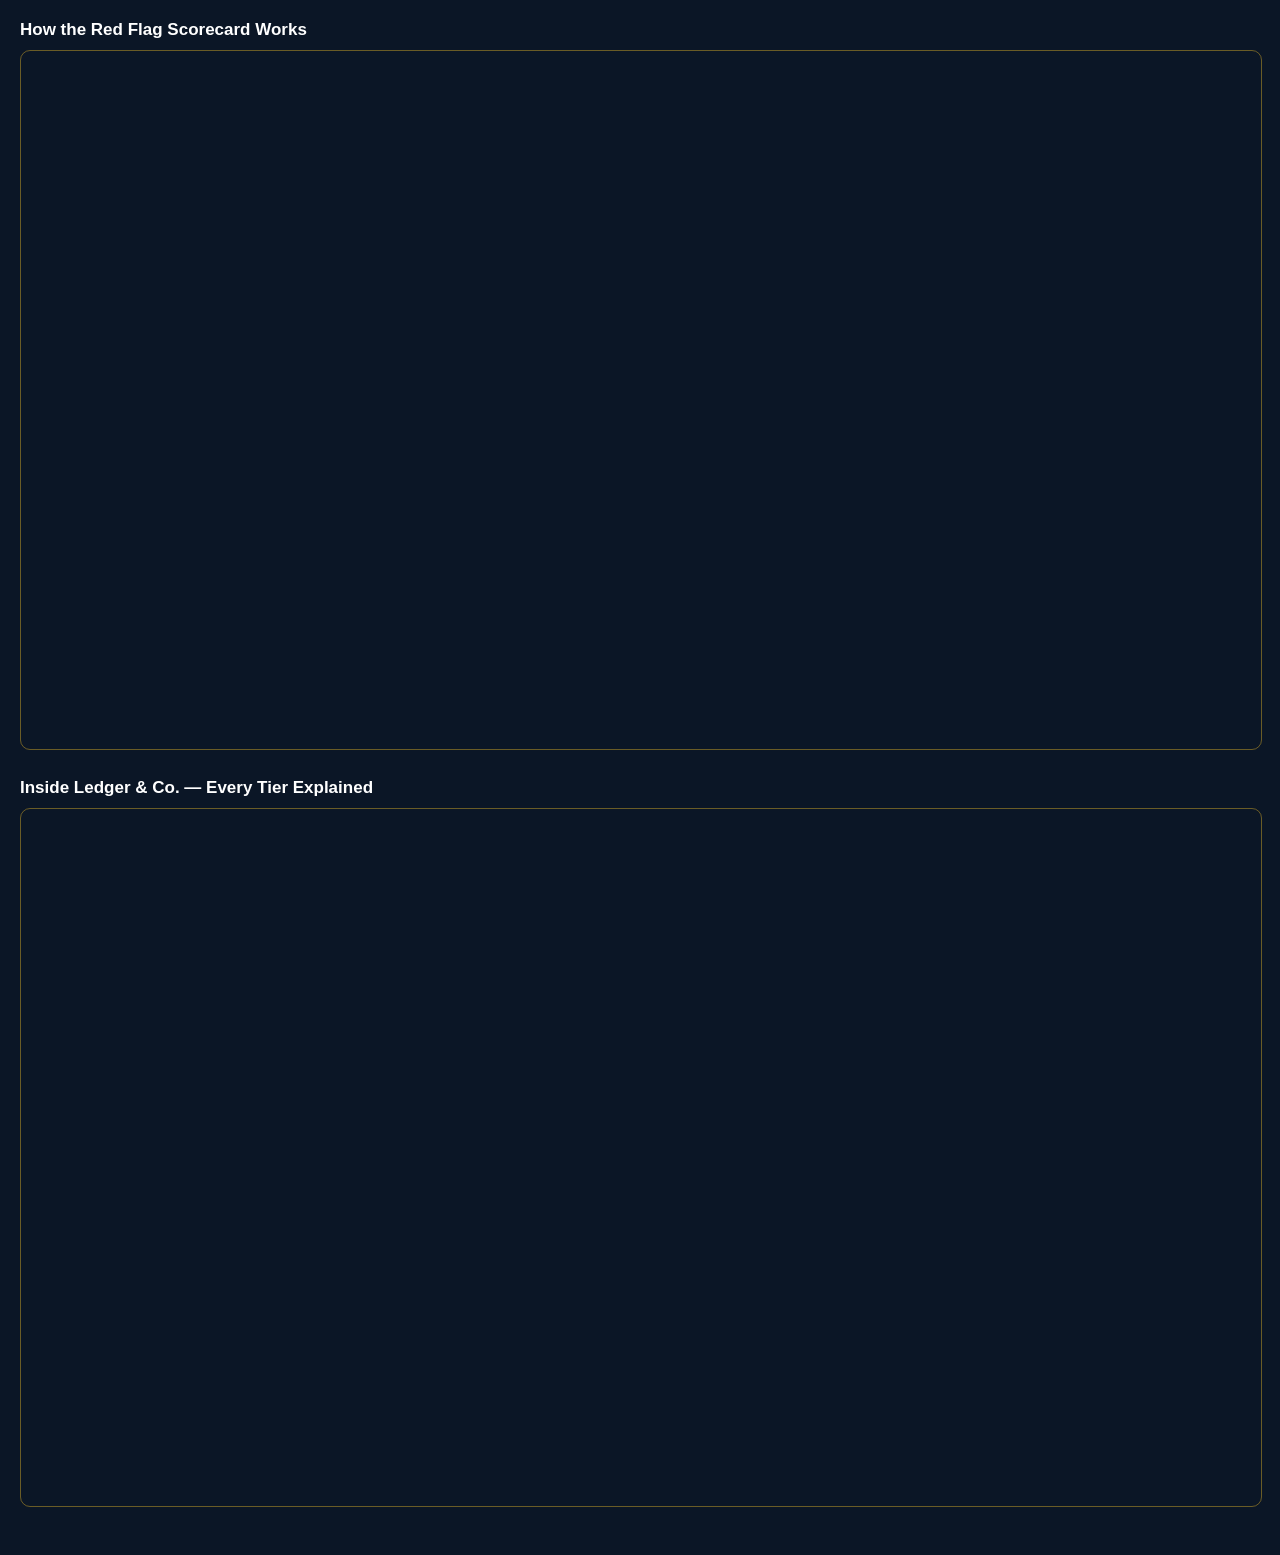
<file: app-videos.html>
<!DOCTYPE html>
<html lang="en">
<head>
<meta charset="UTF-8">
<meta name="viewport" content="width=device-width, initial-scale=1.0">
<meta name="robots" content="noindex">
<title>Videos | Ledger & Co.</title>
<style>
  body{margin:0;background:#0B1626;font-family:Arial,Helvetica,sans-serif;padding:20px;}
  h2{color:#fff;font-size:17px;margin:0 0 10px;}
  .card{margin-bottom:28px;}
  .frame{position:relative;width:100%;padding-bottom:56.25%;
         border:1px solid rgba(201,162,39,0.5);border-radius:10px;overflow:hidden;}
  iframe{position:absolute;top:0;left:0;width:100%;height:100%;border:0;}
</style>
</head>
<body>
  <div class="card">
    <h2>How the Red Flag Scorecard Works</h2>
    <div class="frame"><iframe
      src="https://www.youtube-nocookie.com/embed/KMasr0trmB0?rel=0&playsinline=1"
      allow="accelerometer; encrypted-media; gyroscope; picture-in-picture"
      allowfullscreen loading="lazy"></iframe></div>
  </div>
  <div class="card">
    <h2>Inside Ledger &amp; Co. — Every Tier Explained</h2>
    <div class="frame"><iframe
      src="https://www.youtube-nocookie.com/embed/mWFXKVKFQlI?rel=0&playsinline=1"
      allow="accelerometer; encrypted-media; gyroscope; picture-in-picture"
      allowfullscreen loading="lazy"></iframe></div>
  </div>
</body>
</html>
</file>
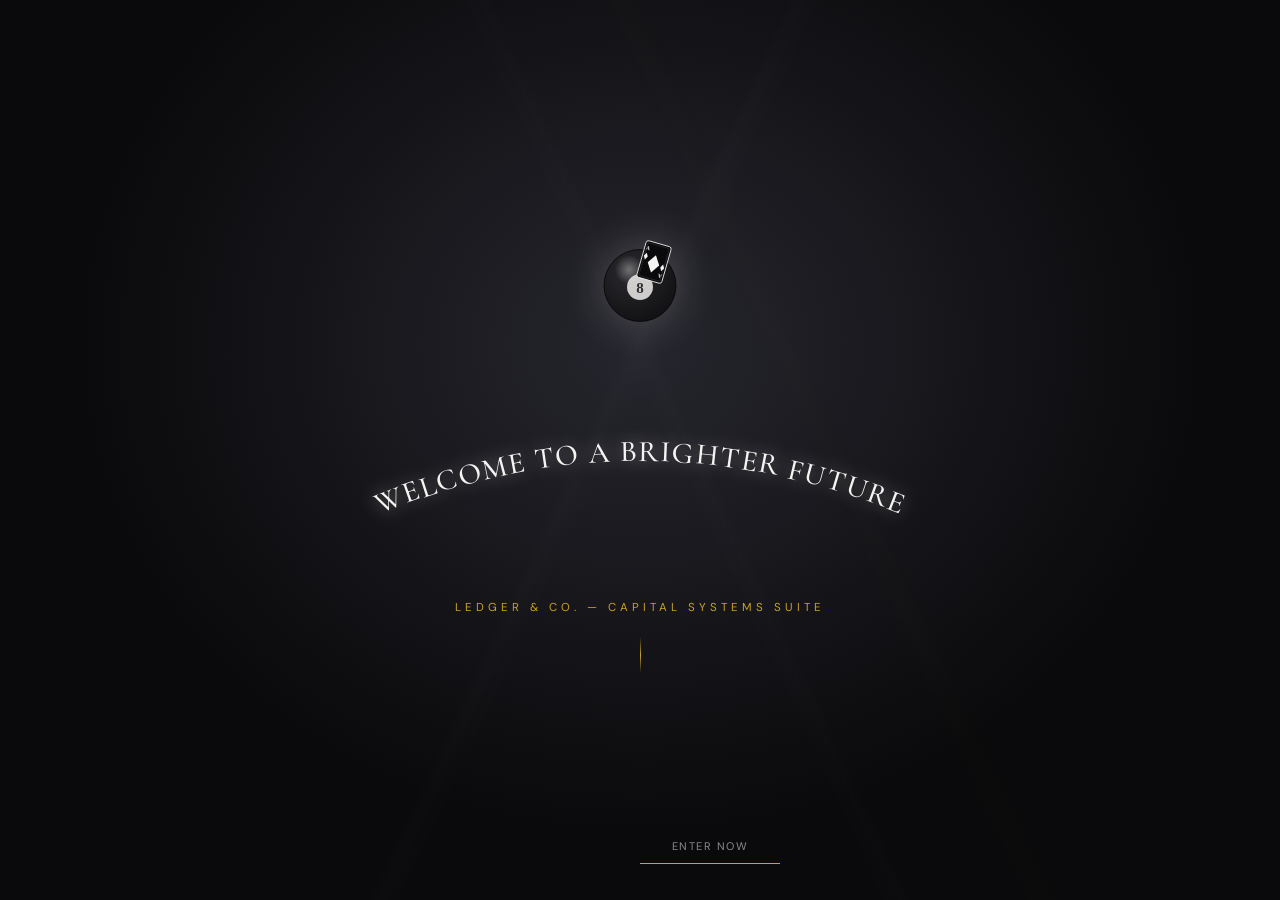
<file: entry-splash.html>
<!DOCTYPE html>
<html lang="en">
<head>
<meta charset="UTF-8">
<meta name="viewport" content="width=device-width, initial-scale=1.0">
<title>Ledger & Co. — Capital Systems Suite</title>
<link rel="preconnect" href="https://fonts.googleapis.com">
<link rel="preconnect" href="https://fonts.gstatic.com" crossorigin>
<link href="https://fonts.googleapis.com/css2?family=Cormorant+Garamond:ital,wght@0,400;0,500;0,600;1,500&family=DM+Sans:wght@400;500&display=swap" rel="stylesheet">
<style>
  :root {
    --onyx: #0A0A0C;
    --onyx-2: #14141A;
    --diamond: #F5F4F2;
    --gold: #C9A227;
  }
  * { margin: 0; padding: 0; box-sizing: border-box; }
  html, body {
    width: 100%; height: 100%;
    overflow: hidden;
    background: var(--onyx);
  }
  body {
    font-family: 'DM Sans', sans-serif;
    display: flex;
    align-items: center;
    justify-content: center;
  }

  @media (prefers-reduced-motion: reduce) {
    * { animation-duration: 0.01ms !important; animation-iteration-count: 1 !important; }
  }

  /* ---------- Stage ---------- */
  .stage {
    position: relative;
    width: 100%;
    height: 100%;
    background:
      radial-gradient(ellipse at 50% 38%, rgba(40,40,48,0.9) 0%, rgba(10,10,12,1) 62%),
      linear-gradient(160deg, #0A0A0C 0%, #131319 55%, #0A0A0C 100%);
    display: flex;
    align-items: center;
    justify-content: center;
    overflow: hidden;
  }

  /* ---------- Facet lines (diamond cut suggestion) ---------- */
  .facets {
    position: absolute; inset: 0;
    opacity: 0.5;
    background:
      linear-gradient(115deg, transparent 46%, rgba(255,255,255,0.025) 47%, transparent 49%),
      linear-gradient(245deg, transparent 46%, rgba(255,255,255,0.02) 47%, transparent 49%),
      linear-gradient(65deg, transparent 60%, rgba(201,162,39,0.025) 61%, transparent 63%);
    pointer-events: none;
  }

  /* ---------- Smoke layers ---------- */
  .smoke {
    position: absolute;
    inset: -20%;
    pointer-events: none;
    filter: blur(2px);
  }
  .smoke span {
    position: absolute;
    border-radius: 50%;
    background: radial-gradient(circle, rgba(255,255,255,0.10) 0%, rgba(255,255,255,0.035) 45%, transparent 75%);
    opacity: 0;
  }
  .smoke span:nth-child(1) {
    width: 620px; height: 620px; left: 8%; top: 30%;
    animation: drift1 13s ease-in-out infinite;
  }
  .smoke span:nth-child(2) {
    width: 520px; height: 520px; left: 55%; top: 10%;
    animation: drift2 16s ease-in-out infinite; animation-delay: 1.5s;
  }
  .smoke span:nth-child(3) {
    width: 700px; height: 700px; left: 38%; top: 45%;
    animation: drift3 19s ease-in-out infinite; animation-delay: 3s;
  }
  .smoke span:nth-child(4) {
    width: 460px; height: 460px; left: 68%; top: 55%;
    animation: drift1 15s ease-in-out infinite; animation-delay: 4.5s;
  }
  .smoke span:nth-child(5) {
    width: 380px; height: 380px; left: 18%; top: 60%;
    animation: drift2 12s ease-in-out infinite; animation-delay: 2s;
  }

  @keyframes drift1 {
    0%   { transform: translate(0, 0) scale(0.9); opacity: 0; }
    20%  { opacity: 0.55; }
    50%  { transform: translate(60px, -40px) scale(1.15); opacity: 0.4; }
    80%  { opacity: 0.2; }
    100% { transform: translate(140px, -90px) scale(1.3); opacity: 0; }
  }
  @keyframes drift2 {
    0%   { transform: translate(0, 0) scale(1); opacity: 0; }
    25%  { opacity: 0.45; }
    55%  { transform: translate(-70px, 50px) scale(1.2); opacity: 0.3; }
    100% { transform: translate(-150px, 110px) scale(1.4); opacity: 0; }
  }
  @keyframes drift3 {
    0%   { transform: translate(0,0) scale(0.85); opacity: 0; }
    30%  { opacity: 0.35; }
    60%  { transform: translate(40px, 60px) scale(1.1); opacity: 0.22; }
    100% { transform: translate(100px, 140px) scale(1.25); opacity: 0; }
  }

  /* ---------- 8-ball + Ace of Diamonds mark ---------- */
  .mark {
    position: relative;
    width: 110px; height: 110px;
    margin: 0 auto 18px;
    opacity: 0;
    transform: scale(0.5);
    filter: drop-shadow(0 0 22px rgba(245,244,242,0.22));
    animation: markIn 1.1s ease-out 0.3s forwards;
  }
  .mark svg { width: 100%; height: 100%; }
  @keyframes markIn {
    0% { opacity: 0; transform: scale(0.4); }
    60% { opacity: 1; }
    100% { opacity: 1; transform: scale(1); }
  }

  /* ---------- Curved text (the "diameter of words") ---------- */
  .content { position: relative; z-index: 3; text-align: center; }

  .arc-wrap {
    position: relative;
    width: 720px;
    max-width: 88vw;
    height: 240px;
    margin: 0 auto;
  }
  svg.arc-text { width: 100%; height: 100%; overflow: visible; }
  svg.arc-text text {
    font-family: 'Cormorant Garamond', serif;
    font-weight: 500;
    fill: var(--diamond);
    letter-spacing: 1.5px;
    opacity: 0;
    animation: textIn 1.6s ease-out 0.9s forwards;
  }
  @keyframes textIn {
    0% { opacity: 0; filter: blur(6px); }
    100% { opacity: 1; filter: blur(0); }
  }

  .glow-text {
    text-shadow: 0 0 18px rgba(245,244,242,0.55), 0 0 46px rgba(245,244,242,0.18);
  }

  .subline {
    font-size: 11.5px;
    letter-spacing: 4px;
    text-transform: uppercase;
    color: var(--gold);
    margin-top: 4px;
    opacity: 0;
    animation: fadeUp 1.2s ease-out 1.9s forwards;
  }
  @keyframes fadeUp {
    0% { opacity: 0; transform: translateY(8px); }
    100% { opacity: 1; transform: translateY(0); }
  }

  .hairline {
    width: 1px;
    height: 36px;
    background: linear-gradient(to bottom, transparent, var(--gold), transparent);
    margin: 22px auto 0;
    opacity: 0;
    animation: fadeUp 1.2s ease-out 2.3s forwards;
  }

  /* ---------- Skip / progress ---------- */
  .skip {
    position: absolute;
    bottom: 36px; left: 50%;
    transform: translateX(-50%);
    z-index: 4;
    display: flex;
    flex-direction: column;
    align-items: center;
    gap: 10px;
    opacity: 0;
    animation: fadeUp 1s ease-out 2.6s forwards;
  }
  .skip a {
    color: rgba(245,244,242,0.55);
    font-size: 11px;
    letter-spacing: 1.5px;
    text-transform: uppercase;
    text-decoration: none;
    transition: color 0.2s;
  }
  .skip a:hover { color: var(--diamond); }
  .skip a:focus-visible { outline: 1px solid var(--gold); outline-offset: 4px; }

  .progress-track {
    width: 140px; height: 1px;
    background: rgba(245,244,242,0.15);
    position: relative;
    overflow: hidden;
  }
  .progress-fill {
    position: absolute; left: 0; top: 0; bottom: 0;
    width: 0%;
    background: var(--gold);
    animation: fill 4.2s linear 0.2s forwards;
  }
  @keyframes fill { to { width: 100%; } }

  /* ---------- Exit transition ---------- */
  .stage.leaving { animation: fadeOut 0.6s ease-in forwards; }
  @keyframes fadeOut { to { opacity: 0; } }
</style>
</head>
<body>

<div class="stage" id="stage">
  <div class="facets"></div>
  <div class="smoke" aria-hidden="true">
    <span></span><span></span><span></span><span></span><span></span>
  </div>

  <div class="content">
    <div class="mark">
      <svg viewBox="0 0 220 220" xmlns="http://www.w3.org/2000/svg">
        <defs>
          <radialGradient id="ballGrad" cx="38%" cy="32%" r="75%">
            <stop offset="0%" stop-color="#2b2b30"/>
            <stop offset="55%" stop-color="#1c1c1f"/>
            <stop offset="100%" stop-color="#101012"/>
          </radialGradient>
          <radialGradient id="ballHighlight" cx="35%" cy="28%" r="20%">
            <stop offset="0%" stop-color="#F5F4F2" stop-opacity="0.35"/>
            <stop offset="100%" stop-color="#F5F4F2" stop-opacity="0"/>
          </radialGradient>
        </defs>

        <!-- 8-ball: off-black, visible against the page background -->
        <circle cx="110" cy="115" r="72" fill="url(#ballGrad)" stroke="#050506" stroke-width="1.5"/>
        <circle cx="110" cy="115" r="72" fill="url(#ballHighlight)"/>

        <!-- diamond-white number circle -->
        <circle cx="110" cy="118" r="26" fill="#F5F4F2" opacity="0.82"/>
        <text x="110" y="129" font-family="Georgia, serif" font-size="30" font-weight="bold"
              text-anchor="middle" fill="#1c1c1f" opacity="0.9">8</text>

        <!-- Ace of Diamonds card, overlapping the ball -->
        <g transform="translate(138,68) rotate(16)">
          <rect x="-26" y="-38" width="52" height="76" rx="5"
                fill="#0A0A0C" stroke="#F5F4F2" stroke-width="1.6"/>
          <rect x="-22" y="-34" width="44" height="68" rx="3"
                fill="none" stroke="#F5F4F2" stroke-width="0.5" opacity="0.4"/>
          <text x="-19" y="-20" font-family="Georgia, serif" font-size="11" font-weight="bold"
                fill="#F5F4F2" text-anchor="middle">A</text>
          <path d="M -19 -14 L -15 -7 L -19 0 L -23 -7 Z" fill="#F5F4F2"/>
          <path d="M 0 -14 L 12 4 L 0 22 L -12 4 Z" fill="#F5F4F2"/>
          <g transform="rotate(180)">
            <text x="-19" y="-20" font-family="Georgia, serif" font-size="11" font-weight="bold"
                  fill="#F5F4F2" text-anchor="middle">A</text>
            <path d="M -19 -14 L -15 -7 L -19 0 L -23 -7 Z" fill="#F5F4F2"/>
          </g>
        </g>
      </svg>
    </div>

    <div class="arc-wrap">
      <svg class="arc-text" viewBox="0 0 720 240" xmlns="http://www.w3.org/2000/svg" xmlns:xlink="http://www.w3.org/1999/xlink">
        <defs>
          <path id="arcPath" d="M 10 200 Q 360 10 710 200" />
        </defs>
        <text class="glow-text" font-size="30">
          <textPath href="#arcPath" xlink:href="#arcPath" startOffset="50%" text-anchor="middle">
            WELCOME TO A BRIGHTER FUTURE
          </textPath>
        </text>
      </svg>
    </div>

    <div class="subline">Ledger &amp; Co. — Capital Systems Suite</div>
    <div class="hairline"></div>
  </div>

  <div class="skip">
    <a href="capital-systems-suite.html" id="skipLink">Enter now</a>
    <div class="progress-track"><div class="progress-fill"></div></div>
  </div>
</div>

<script>
  var DESTINATION = "capital-systems-suite.html";
  var stage = document.getElementById('stage');
  var skipLink = document.getElementById('skipLink');
  var navigated = false;

  function go() {
    if (navigated) return;
    navigated = true;
    stage.classList.add('leaving');
    setTimeout(function () { window.location.href = DESTINATION; }, 580);
  }

  skipLink.addEventListener('click', function (e) {
    e.preventDefault();
    go();
  });

  setTimeout(go, 4400);
</script>

</body>
</html>
</file>
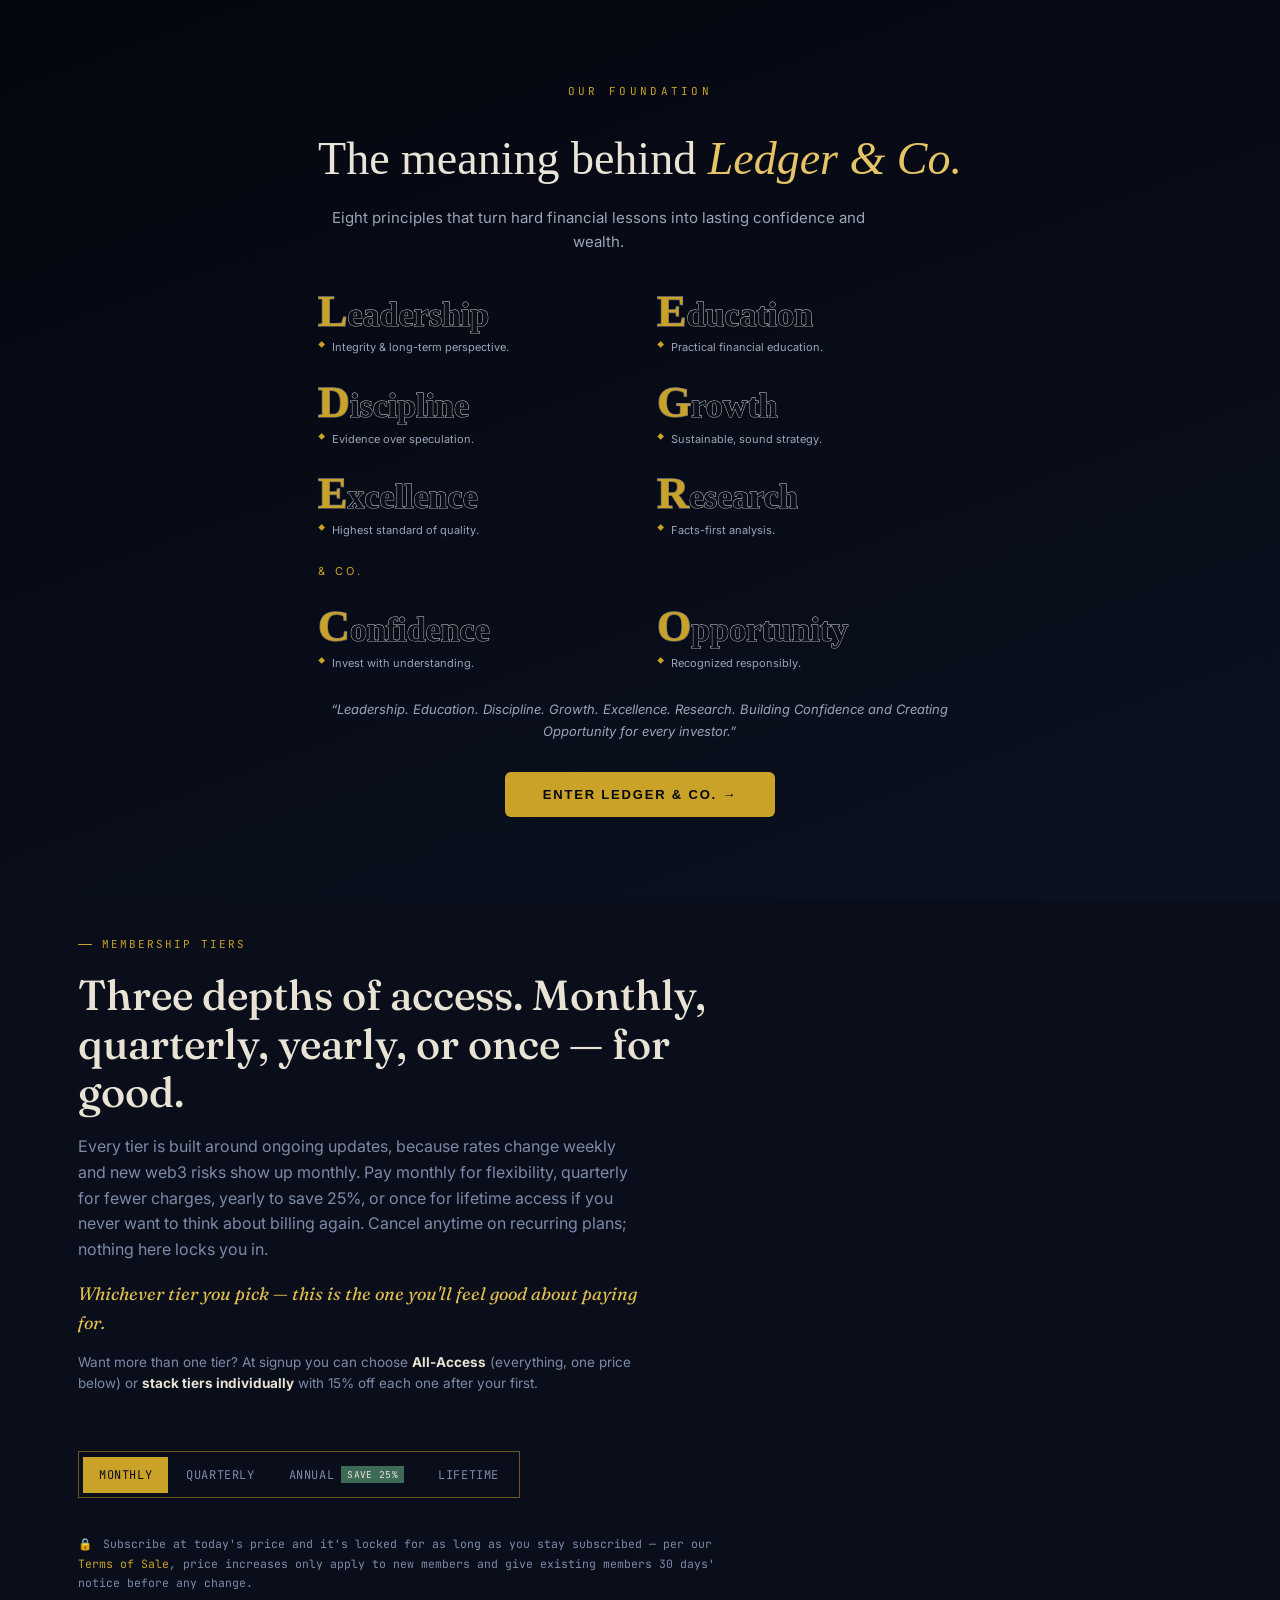
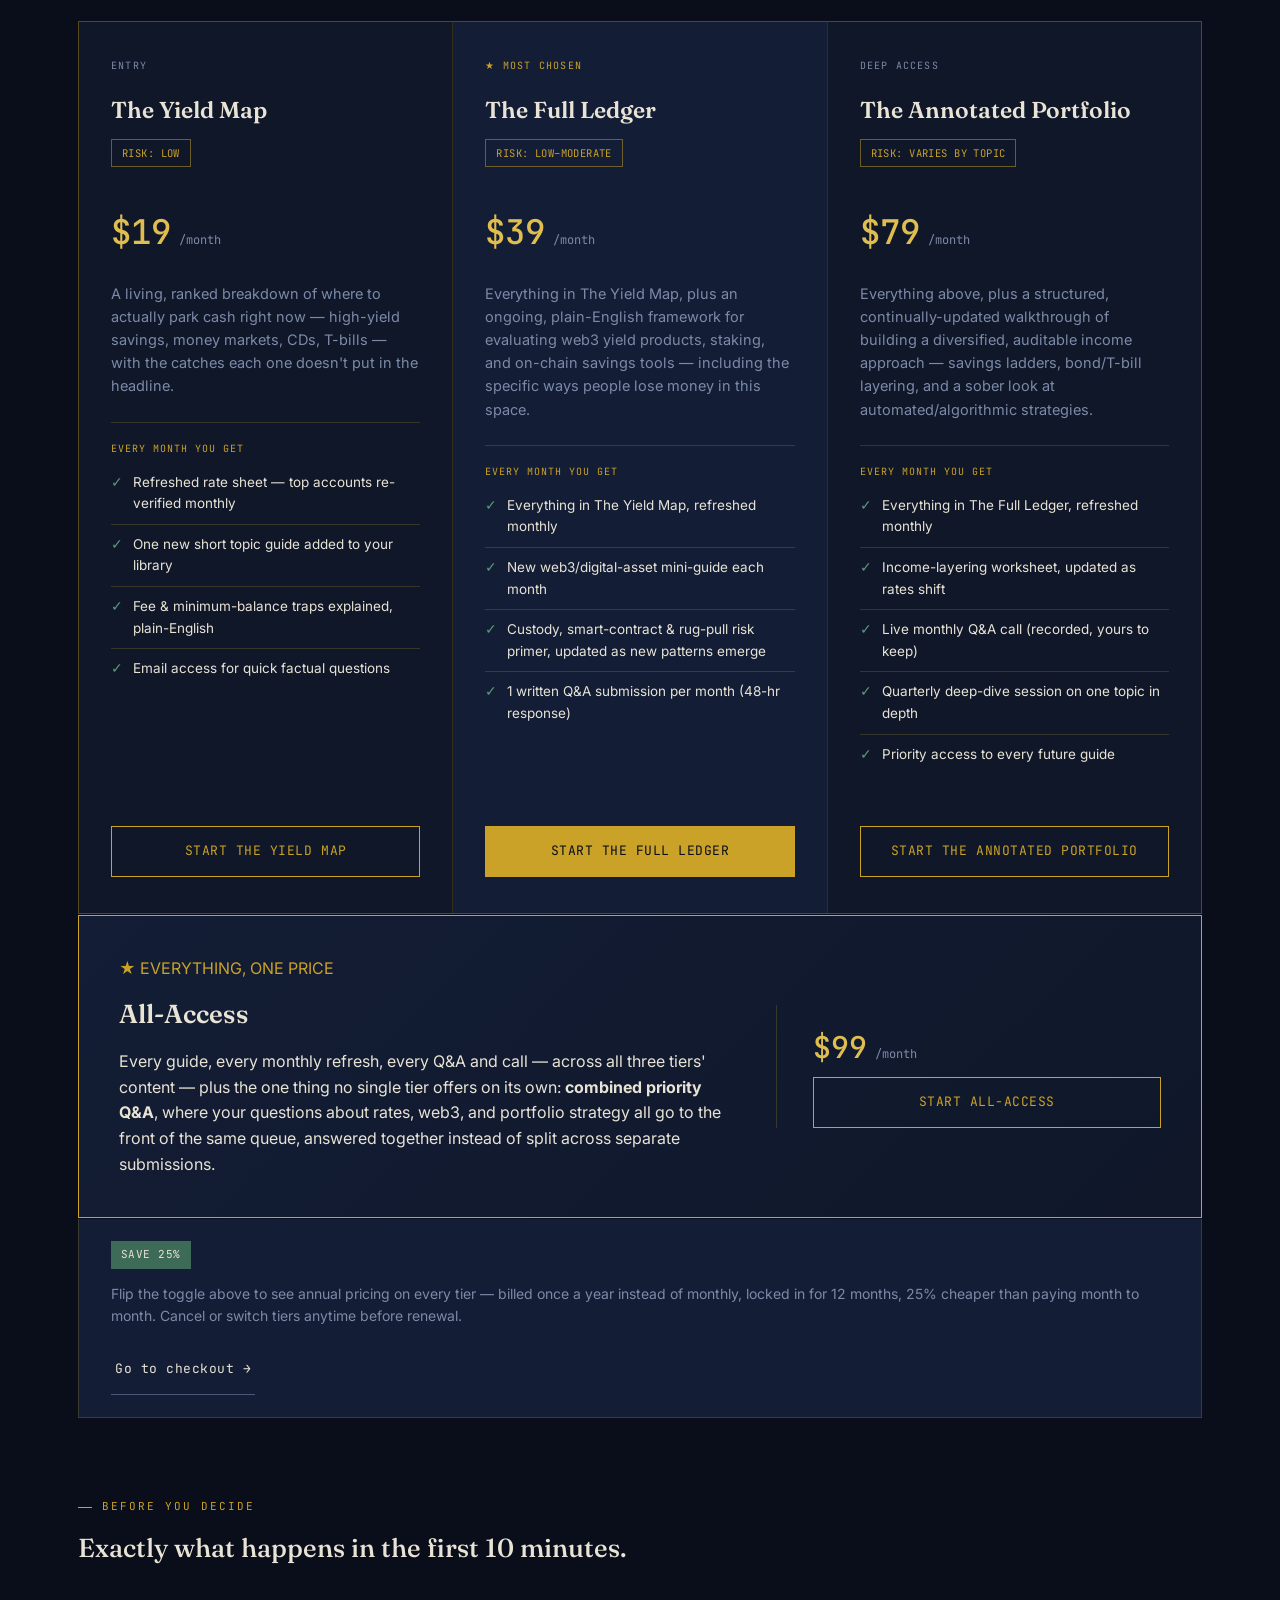
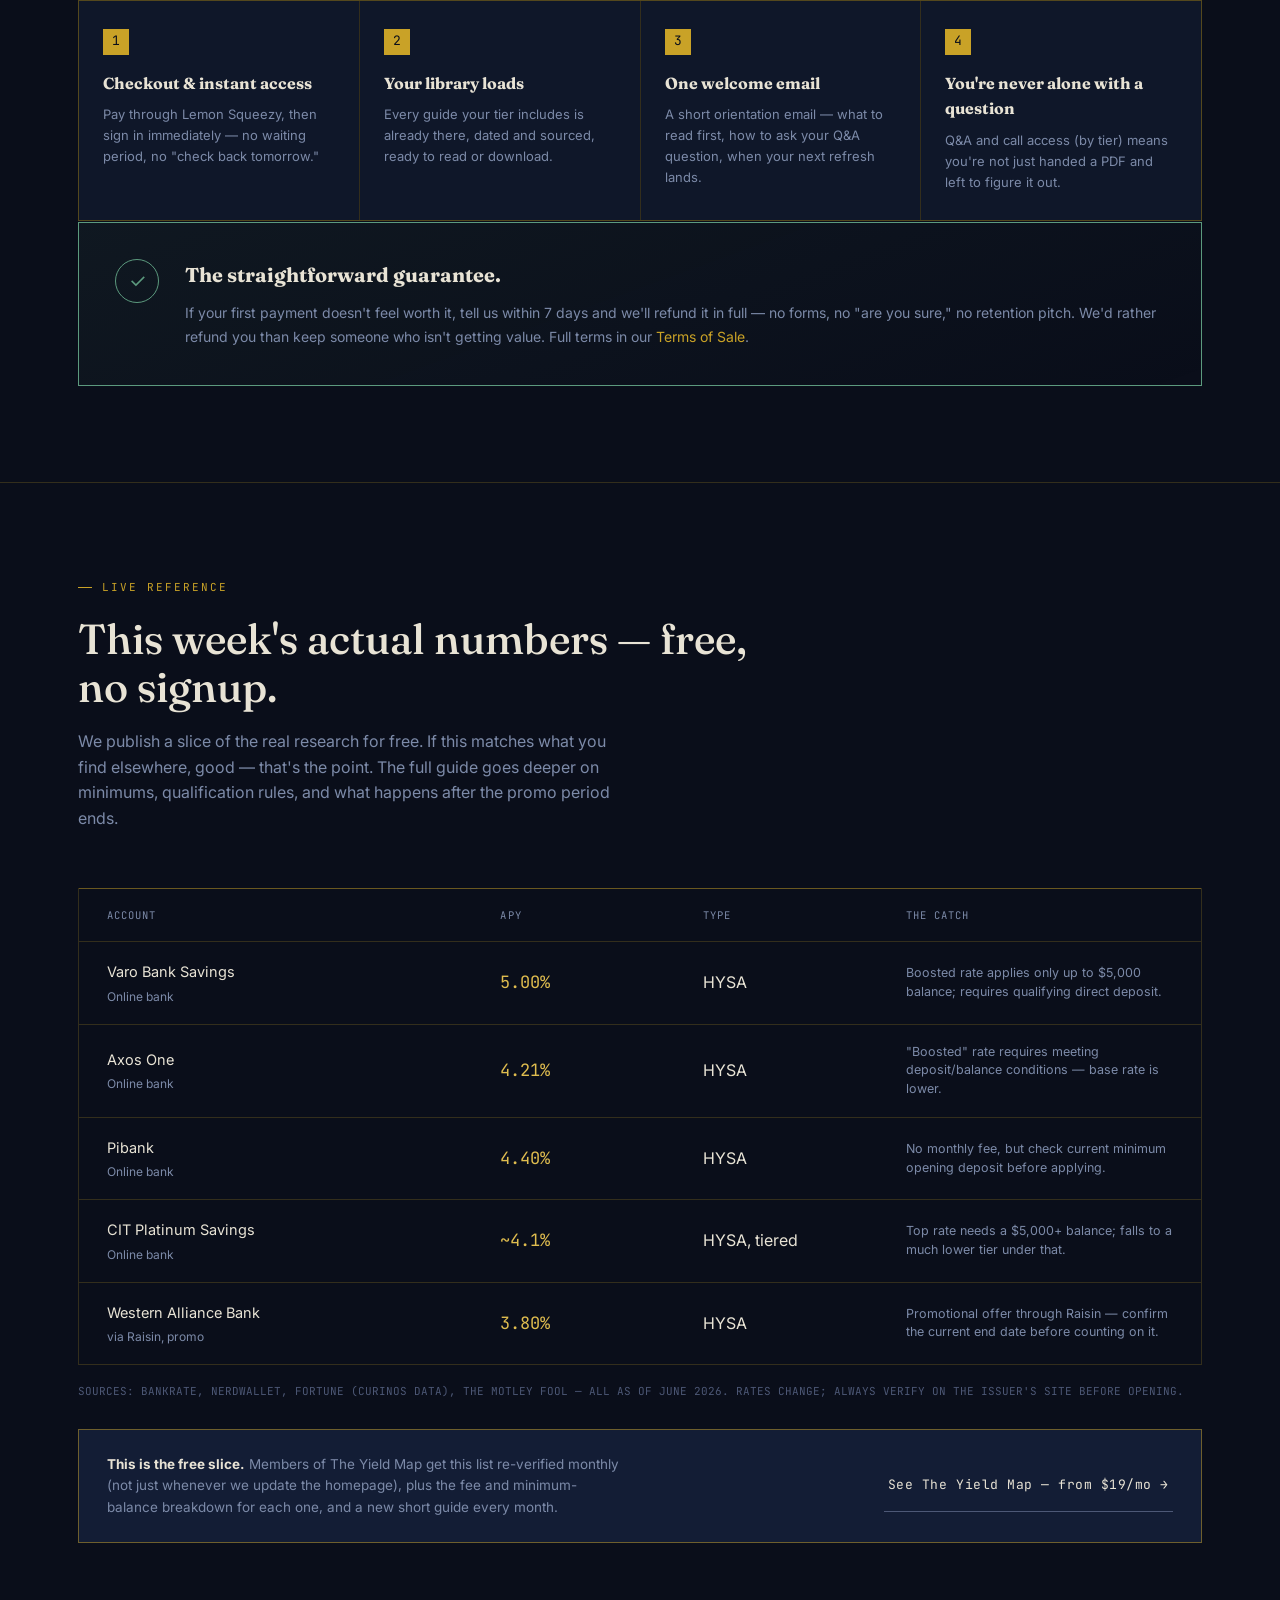
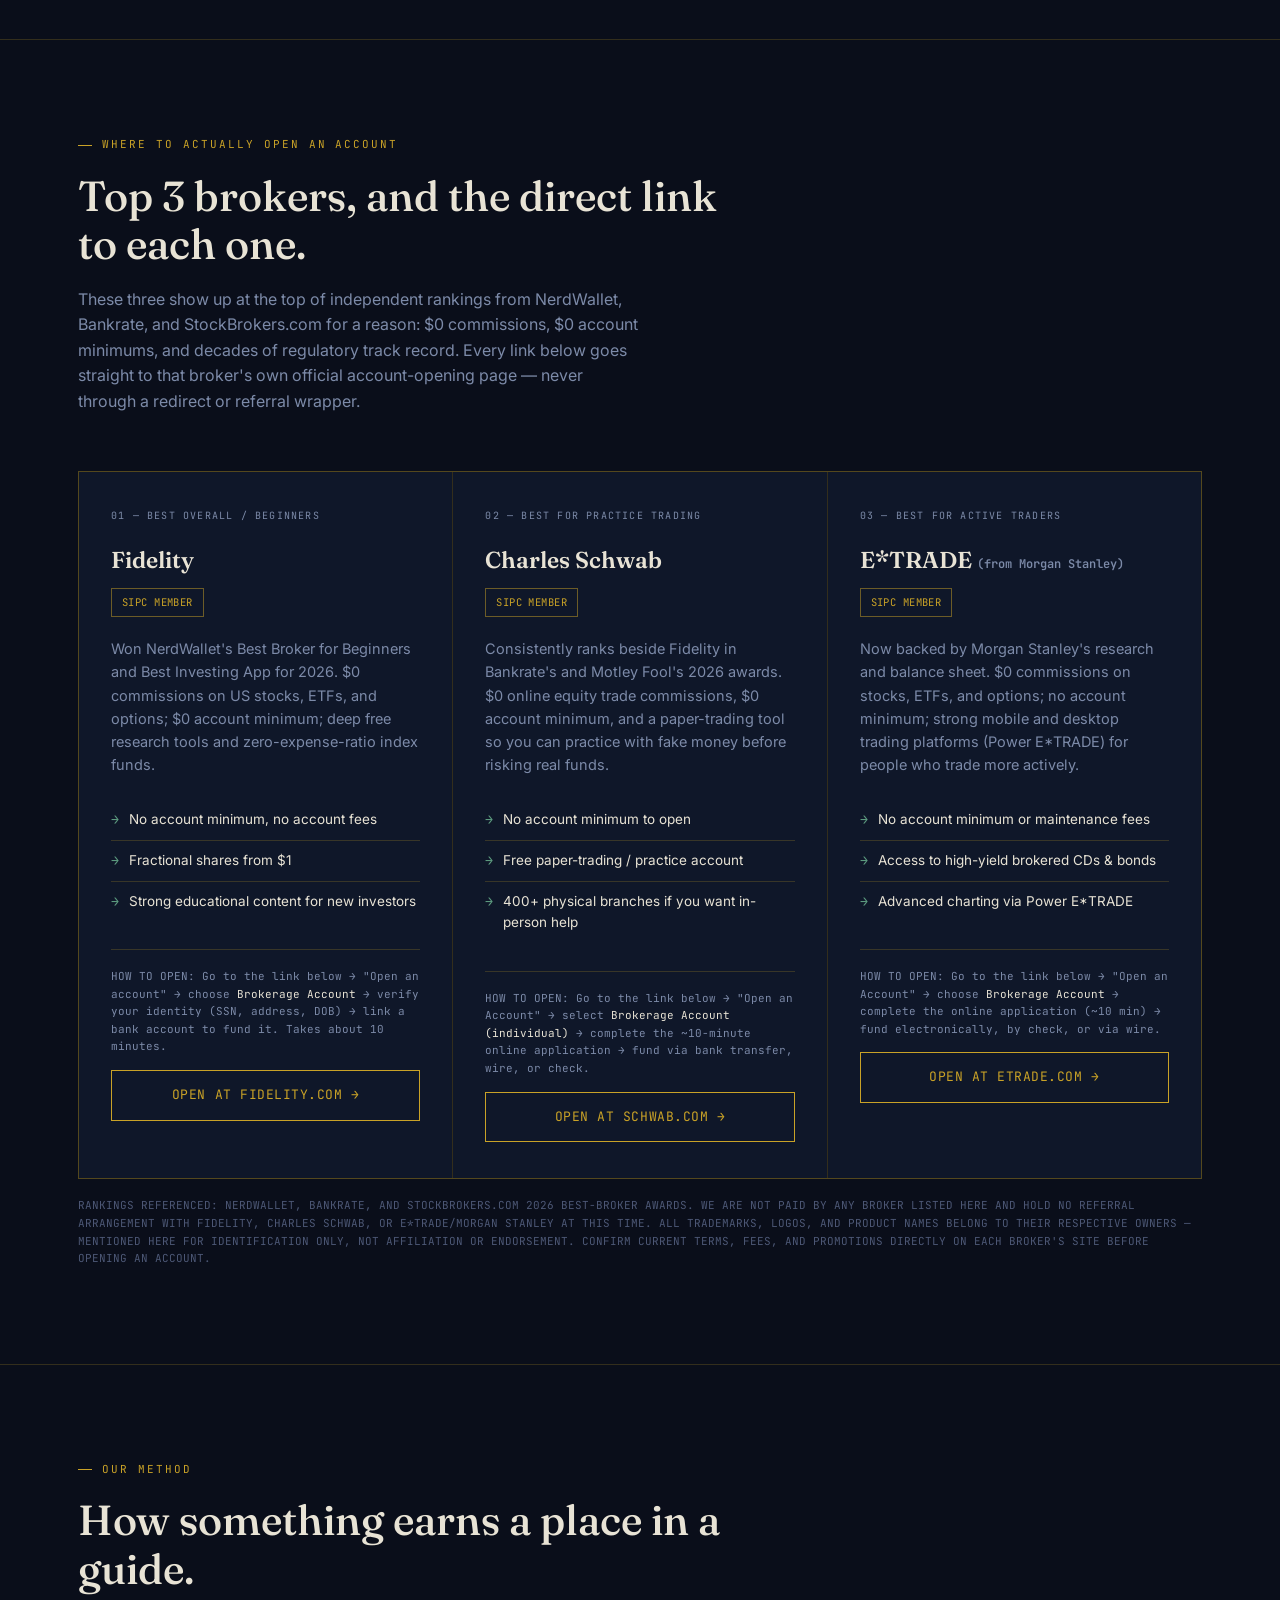
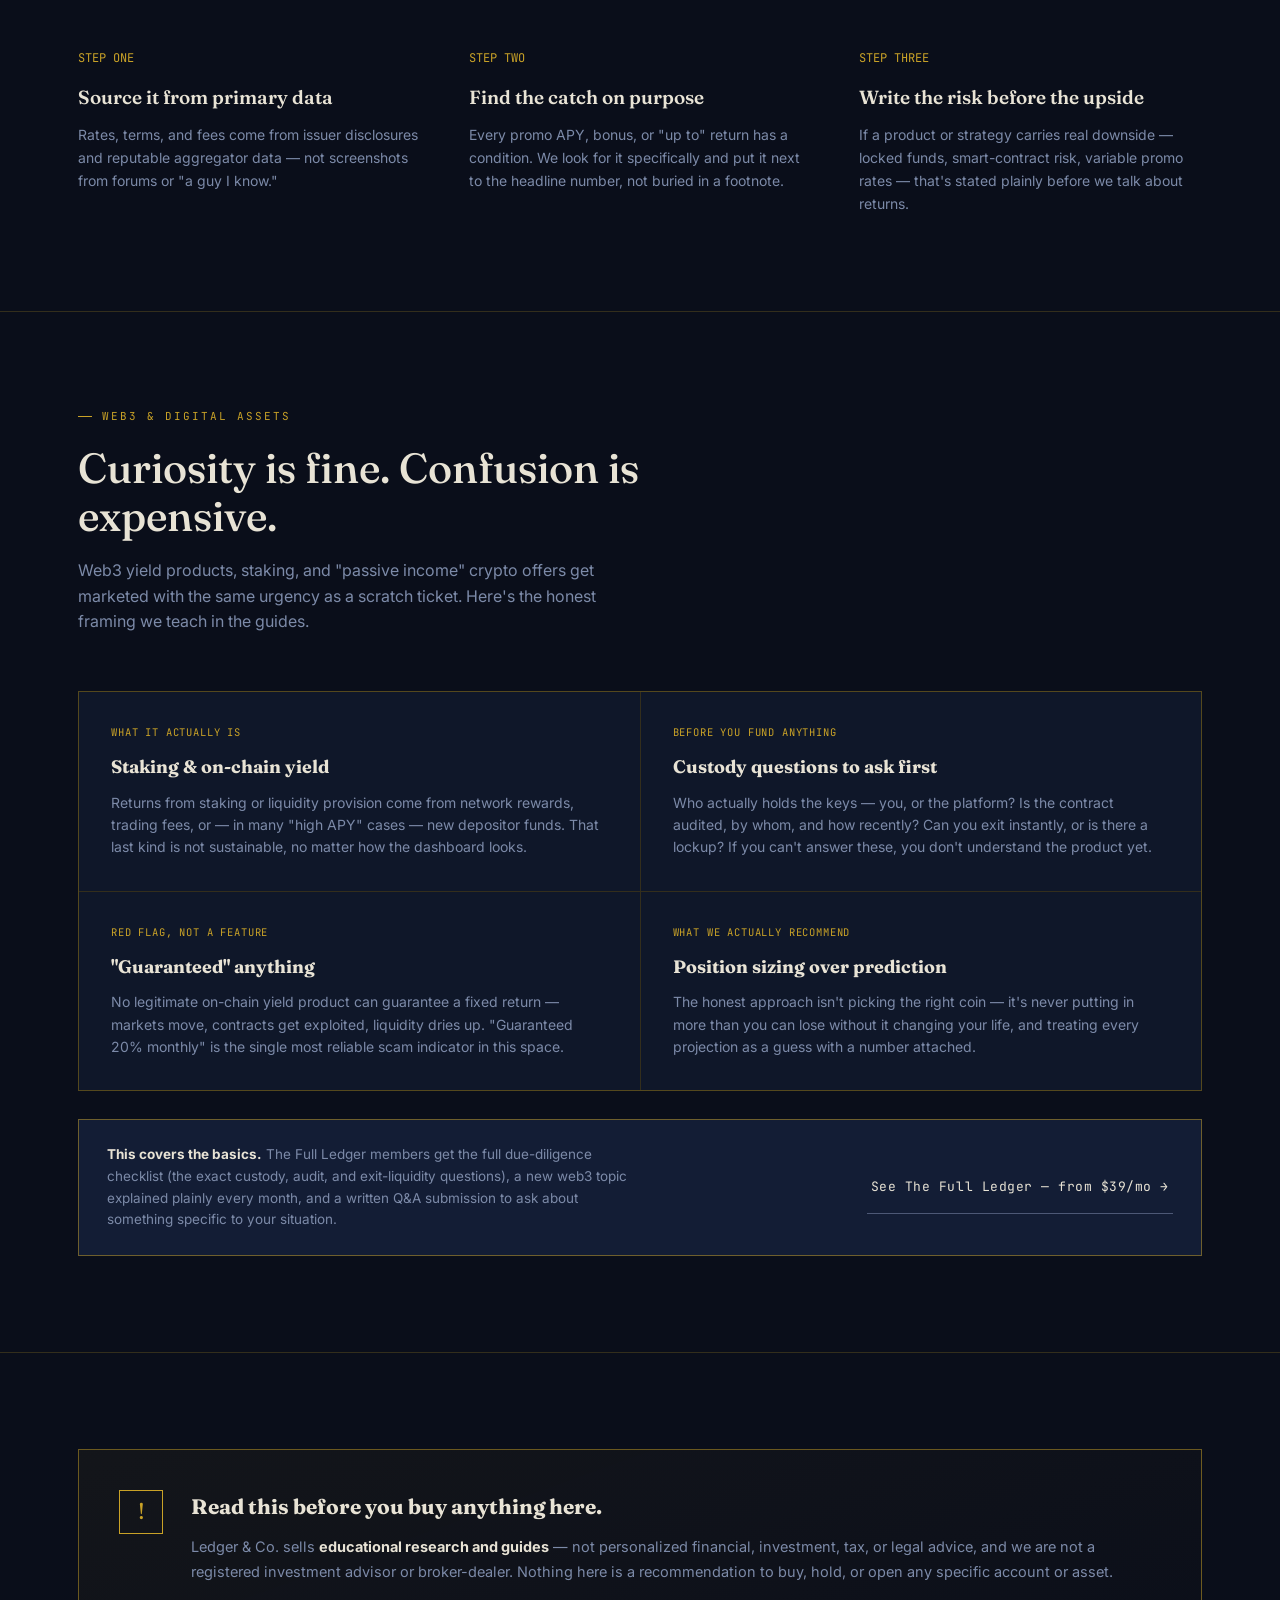
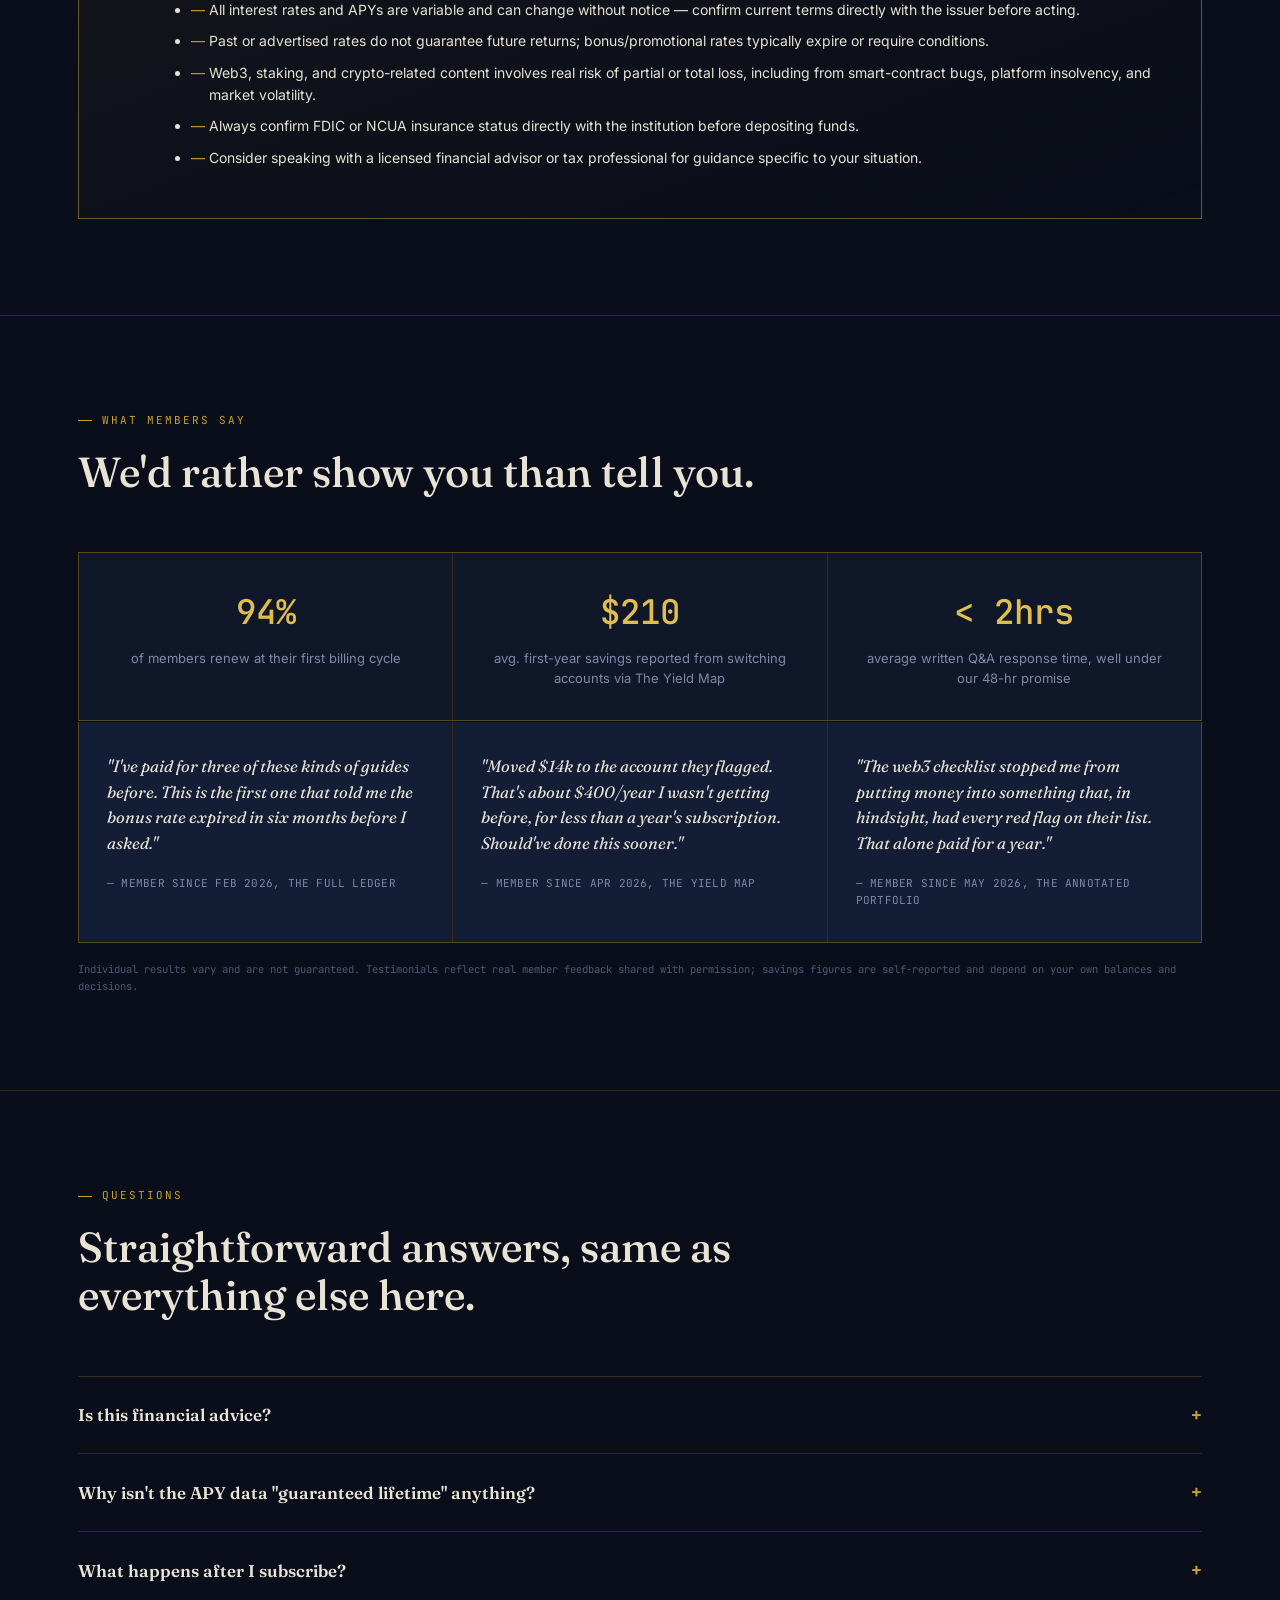
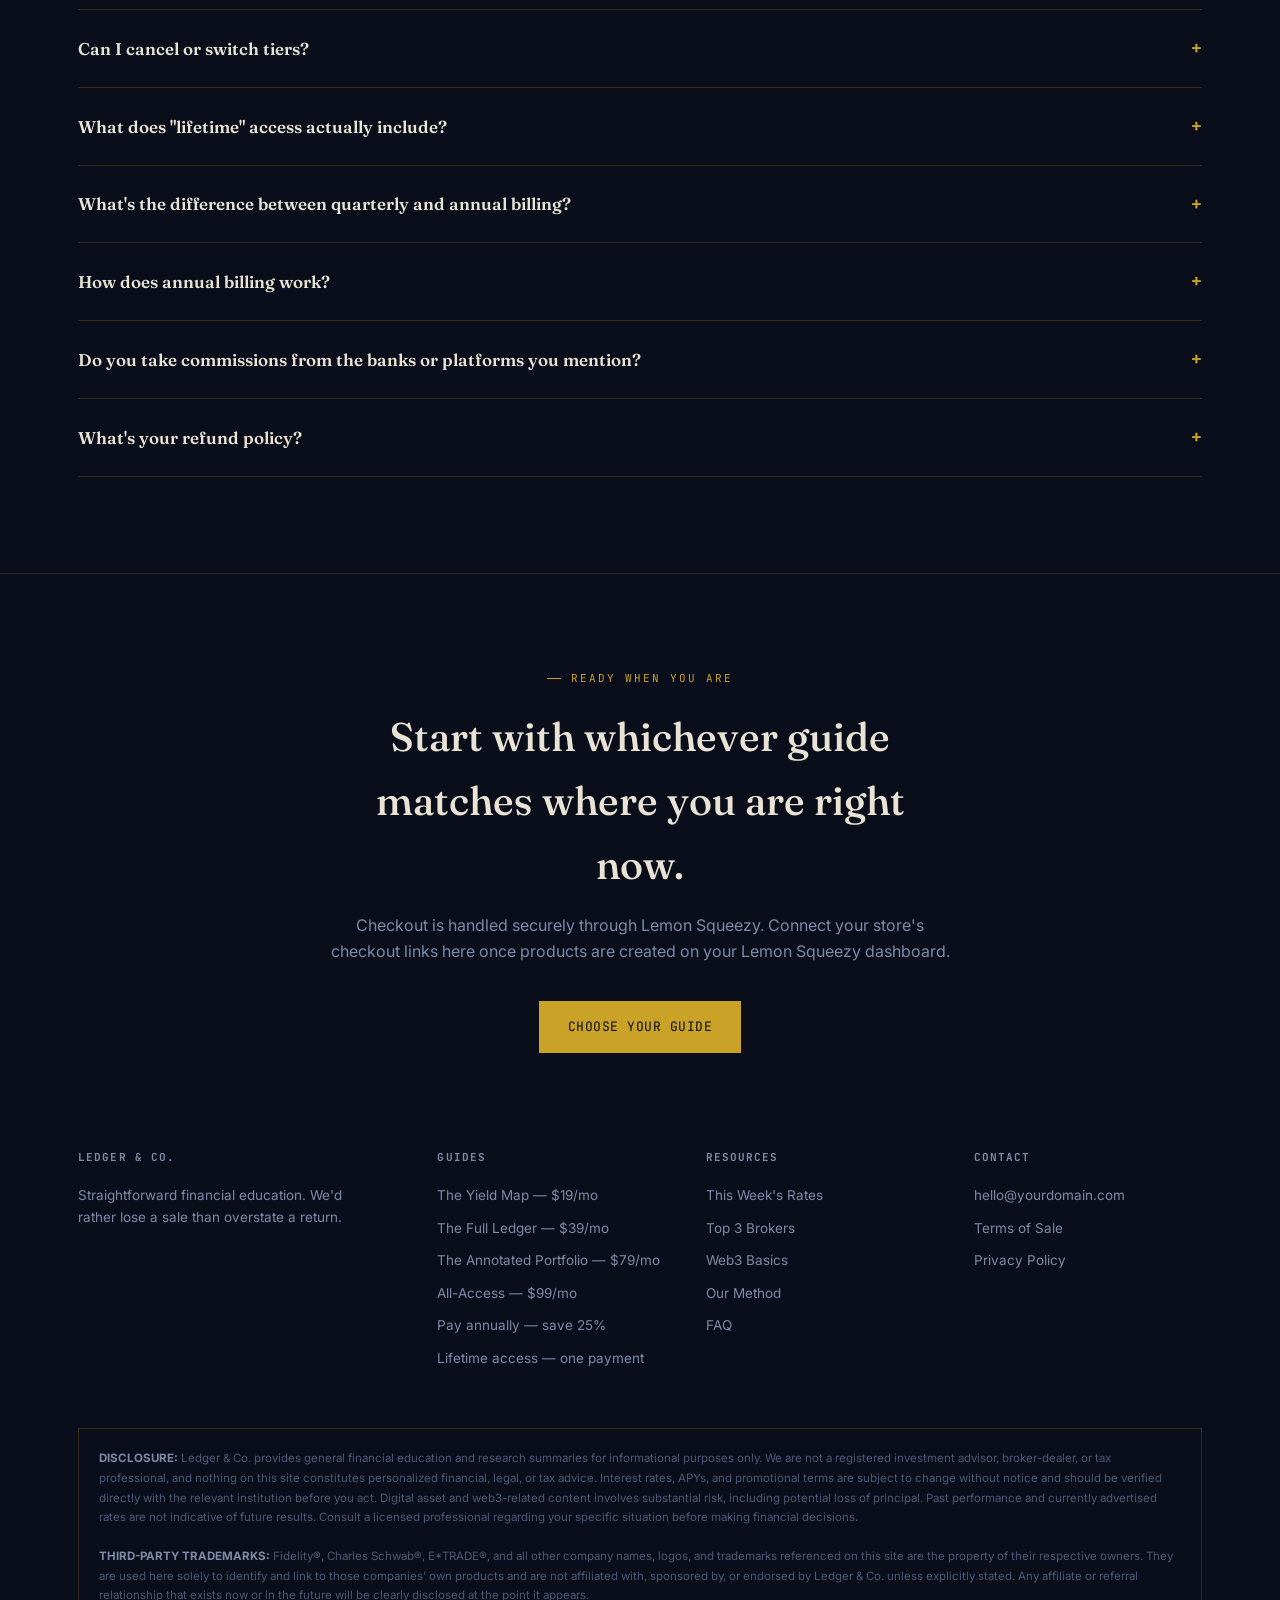
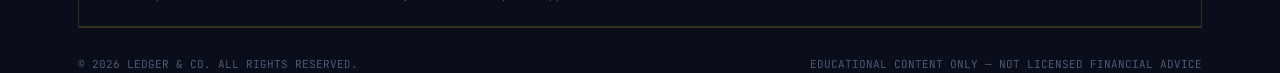
<file: index .html>
<!DOCTYPE html>
<html lang="en">
<head>
<meta charset="UTF-8">
<meta name="viewport" content="width=device-width, initial-scale=1.0">
<title>Ledger & Co. — Finally, Money Advice Worth Paying For</title>
<meta name="description" content="Finally, money advice worth paying for. Plain, accurate financial education: where the real yield is, how to evaluate web3 opportunities, and what the risks actually are.">
<link rel="preconnect" href="https://fonts.googleapis.com">
<link href="https://fonts.googleapis.com/css2?family=Fraunces:ital,opsz,wght@0,9..144,300;0,9..144,500;0,9..144,600;0,9..144,700;1,9..144,500&family=Inter:wght@400;500;600;700&family=JetBrains+Mono:wght@400;500;700&display=swap" rel="stylesheet">
<link rel="stylesheet" href="css/styles.css">
</head>
<body>

<header>
  <nav>
    <a href="#top" class="logo"><span class="mark"><span>L</span></span> Ledger & Co.</a>
    <div class="navlinks">
      <a href="#guides">Guides</a>
      <a href="#rates">Today's Rates</a>
      <a href="#brokers">Top Brokers</a>
      <a href="#web3">Web3</a>
      <a href="#method">Our Method</a>
      <a href="#faq">FAQ</a>
    </div>
    <div style="display:flex; align-items:center; gap:20px;">
      <a href="#" class="sign-in-link" onclick="openAuthModal('signin'); return false;">Sign in</a>
      <a href="#guides" class="nav-cta">GET ACCESS</a>
    </div>
  </nav>
</header>

<main id="top">

  <!-- HERO -->
  <section class="hero" style="padding-top:90px;">
    <div class="wrap">
      <div>
        <div class="eyebrow hero-eyebrow"><span class="tick"></span>FINANCIAL EDUCATION, NOT GUESSWORK</div>
        <h1>Finally, money advice <em>worth paying for.</em></h1>
        <p class="lede">No hype, no guaranteed-return promises, no anonymous "gurus." Just sourced, current research on where real yield lives, how to read a web3 opportunity without getting played, and what the risks genuinely are — every time.</p>
        <div class="hero-actions">
          <a href="#guides" class="btn-primary">VIEW PLANS — FROM $19/MO</a>
          <a href="#method" class="btn-ghost">How we vet this →</a>
        </div>
      </div>
      <div class="hero-panel">
        <div class="label">Top verified APYs this week</div>
        <div class="rate-row">
          <div class="rate-name">Varo Bank Savings<span class="sub">Up to $5,000 balance · direct deposit required</span></div>
          <div class="rate-val">5.00%</div>
        </div>
        <div class="rate-row">
          <div class="rate-name">Axos One<span class="sub">Boosted rate, deposit/balance reqs apply</span></div>
          <div class="rate-val">4.21%</div>
        </div>
        <div class="rate-row">
          <div class="rate-name">Newtek Personal HYS<span class="sub">Waitlist only — high demand</span></div>
          <div class="rate-val">4.20%</div>
        </div>
        <div class="asof">DATA AS OF JUN 17 2026 · SOURCES: BANKRATE, NERDWALLET, FORTUNE/CURINOS — SEE FULL GUIDE FOR CITATIONS</div>
      </div>
    </div>
  </section>

  <div class="trust-strip">
    <div class="wrap">
      <div class="trust-item"><span class="dot"></span>Every figure dated & sourced</div>
      <div class="trust-item"><span class="dot"></span>Risk disclosure on every product</div>
      <div class="trust-item"><span class="dot"></span>No "guaranteed return" claims, ever</div>
      <div class="trust-item"><span class="dot"></span>Educational content, not licensed advisory</div>
    </div>
  </div>

  <!-- PRODUCTS -->
  <section id="guides">
    <div class="wrap">
      <div class="section-head reveal">
        <div class="eyebrow"><span class="tick"></span>MEMBERSHIP TIERS</div>
        <h2>Three depths of access. Monthly, quarterly, yearly, or once — for good.</h2>
        <p>Every tier is built around ongoing updates, because rates change weekly and new web3 risks show up monthly. Pay monthly for flexibility, quarterly for fewer charges, yearly to save 25%, or once for lifetime access if you never want to think about billing again. Cancel anytime on recurring plans; nothing here locks you in.</p>
        <p style="margin-top:18px; font-family:'Fraunces',serif; font-style:italic; font-size:18px; color:var(--gold-bright);">Whichever tier you pick — this is the one you'll feel good about paying for.</p>
        <p style="margin-top:14px; font-size:13.5px; color:var(--slate);">Want more than one tier? At signup you can choose <strong style="color:var(--parchment);">All-Access</strong> (everything, one price below) or <strong style="color:var(--parchment);">stack tiers individually</strong> with 15% off each one after your first.</p>
      </div>

      <div class="billing-toggle reveal">
        <button class="billing-seg active" data-billing="monthly" onclick="setBilling('monthly')">MONTHLY</button>
        <button class="billing-seg" data-billing="quarterly" onclick="setBilling('quarterly')">QUARTERLY</button>
        <button class="billing-seg" data-billing="annual" onclick="setBilling('annual')">ANNUAL <span class="save-pill">SAVE 25%</span></button>
        <button class="billing-seg" data-billing="lifetime" onclick="setBilling('lifetime')">LIFETIME</button>
      </div>

      <div class="price-lock-note reveal">
        <span class="lock-icon">🔒</span> Subscribe at today's price and it's locked for as long as you stay subscribed — per our <a href="terms-of-sale.html">Terms of Sale</a>, price increases only apply to new members and give existing members 30 days' notice before any change.
      </div>

      <div class="products reveal">
        <div class="product-card">
          <span class="tier-tag">ENTRY</span>
          <h3>The Yield Map</h3>
          <div class="risk-tag">RISK: LOW</div>
          <div class="price-row">
            <span class="price price-monthly">$19</span>
            <span class="price price-quarterly" style="display:none;">$57</span>
            <span class="price price-annual" style="display:none;">$171</span>
            <span class="price price-lifetime" style="display:none;">$300</span>
            <span class="price-period price-period-monthly">/month</span>
            <span class="price-period price-period-quarterly" style="display:none;">/quarter</span>
            <span class="price-period price-period-annual" style="display:none;">/year</span>
            <span class="price-period price-period-lifetime" style="display:none;">once</span>
          </div>
          <p class="desc-small annual-note" style="display:none;">≈ $14.25/mo billed yearly</p>
          <p class="desc-small quarterly-note" style="display:none;">billed every 3 months, no discount — just fewer charges</p>
          <p class="desc-small lifetime-note" style="display:none;">one payment, lifetime access to this tier + all future updates</p>
          <p class="desc">A living, ranked breakdown of where to actually park cash right now — high-yield savings, money markets, CDs, T-bills — with the catches each one doesn't put in the headline.</p>
          <div class="recurring-box">
            <div class="recurring-label">EVERY MONTH YOU GET</div>
            <ul class="feat-list">
              <li><span class="check">✓</span> Refreshed rate sheet — top accounts re-verified monthly</li>
              <li><span class="check">✓</span> One new short topic guide added to your library</li>
              <li><span class="check">✓</span> Fee & minimum-balance traps explained, plain-English</li>
              <li><span class="check">✓</span> Email access for quick factual questions</li>
            </ul>
          </div>
          <a href="#checkout" class="product-btn">START THE YIELD MAP</a>
        </div>

        <div class="product-card featured">
          <span class="tier-tag">★ MOST CHOSEN</span>
          <h3>The Full Ledger</h3>
          <div class="risk-tag">RISK: LOW–MODERATE</div>
          <div class="price-row">
            <span class="price price-monthly">$39</span>
            <span class="price price-quarterly" style="display:none;">$117</span>
            <span class="price price-annual" style="display:none;">$351</span>
            <span class="price price-lifetime" style="display:none;">$500</span>
            <span class="price-period price-period-monthly">/month</span>
            <span class="price-period price-period-quarterly" style="display:none;">/quarter</span>
            <span class="price-period price-period-annual" style="display:none;">/year</span>
            <span class="price-period price-period-lifetime" style="display:none;">once</span>
          </div>
          <p class="desc-small annual-note" style="display:none;">≈ $29.25/mo billed yearly</p>
          <p class="desc-small quarterly-note" style="display:none;">billed every 3 months, no discount — just fewer charges</p>
          <p class="desc-small lifetime-note" style="display:none;">one payment, lifetime access to this tier + all future updates</p>
          <p class="desc">Everything in The Yield Map, plus an ongoing, plain-English framework for evaluating web3 yield products, staking, and on-chain savings tools — including the specific ways people lose money in this space.</p>
          <div class="recurring-box">
            <div class="recurring-label">EVERY MONTH YOU GET</div>
            <ul class="feat-list">
              <li><span class="check">✓</span> Everything in The Yield Map, refreshed monthly</li>
              <li><span class="check">✓</span> New web3/digital-asset mini-guide each month</li>
              <li><span class="check">✓</span> Custody, smart-contract & rug-pull risk primer, updated as new patterns emerge</li>
              <li><span class="check">✓</span> 1 written Q&A submission per month (48-hr response)</li>
            </ul>
          </div>
          <a href="#checkout" class="product-btn">START THE FULL LEDGER</a>
        </div>

        <div class="product-card">
          <span class="tier-tag">DEEP ACCESS</span>
          <h3>The Annotated Portfolio</h3>
          <div class="risk-tag">RISK: VARIES BY TOPIC</div>
          <div class="price-row">
            <span class="price price-monthly">$79</span>
            <span class="price price-quarterly" style="display:none;">$237</span>
            <span class="price price-annual" style="display:none;">$711</span>
            <span class="price price-lifetime" style="display:none;">$1,000</span>
            <span class="price-period price-period-monthly">/month</span>
            <span class="price-period price-period-quarterly" style="display:none;">/quarter</span>
            <span class="price-period price-period-annual" style="display:none;">/year</span>
            <span class="price-period price-period-lifetime" style="display:none;">once</span>
          </div>
          <p class="desc-small annual-note" style="display:none;">≈ $59.25/mo billed yearly</p>
          <p class="desc-small quarterly-note" style="display:none;">billed every 3 months, no discount — just fewer charges</p>
          <p class="desc-small lifetime-note" style="display:none;">one payment, lifetime access to this tier + all future updates</p>
          <p class="desc">Everything above, plus a structured, continually-updated walkthrough of building a diversified, auditable income approach — savings ladders, bond/T-bill layering, and a sober look at automated/algorithmic strategies.</p>
          <div class="recurring-box">
            <div class="recurring-label">EVERY MONTH YOU GET</div>
            <ul class="feat-list">
              <li><span class="check">✓</span> Everything in The Full Ledger, refreshed monthly</li>
              <li><span class="check">✓</span> Income-layering worksheet, updated as rates shift</li>
              <li><span class="check">✓</span> Live monthly Q&A call (recorded, yours to keep)</li>
              <li><span class="check">✓</span> Quarterly deep-dive session on one topic in depth</li>
              <li><span class="check">✓</span> Priority access to every future guide</li>
            </ul>
          </div>
          <a href="#checkout" class="product-btn">START THE ANNOTATED PORTFOLIO</a>
        </div>
      </div>

      <!-- ALL-ACCESS: the no-brainer everything plan -->
      <div class="all-access-card reveal">
        <div class="aa-left">
          <span class="tier-tag" style="color:var(--gold);">★ EVERYTHING, ONE PRICE</span>
          <h3>All-Access</h3>
          <p class="desc" style="margin-bottom:0;">Every guide, every monthly refresh, every Q&A and call — across all three tiers' content — plus the one thing no single tier offers on its own: <strong style="color:var(--parchment);">combined priority Q&A</strong>, where your questions about rates, web3, and portfolio strategy all go to the front of the same queue, answered together instead of split across separate submissions.</p>
        </div>
        <div class="aa-right">
          <div class="price-row" style="margin-bottom:6px;">
            <span class="price price-monthly">$99</span>
            <span class="price price-quarterly" style="display:none;">$297</span>
            <span class="price price-annual" style="display:none;">$891</span>
            <span class="price price-lifetime" style="display:none;">$1,200</span>
            <span class="price-period price-period-monthly">/month</span>
            <span class="price-period price-period-quarterly" style="display:none;">/quarter</span>
            <span class="price-period price-period-annual" style="display:none;">/year</span>
            <span class="price-period price-period-lifetime" style="display:none;">once</span>
          </div>
          <p class="desc-small annual-note" style="display:none;">≈ $74.25/mo billed yearly</p>
          <p class="desc-small quarterly-note" style="display:none;">billed every 3 months, no discount — just fewer charges</p>
          <p class="desc-small lifetime-note" style="display:none;">one payment, lifetime access + all future updates</p>
          <a href="#checkout" class="product-btn" style="display:block;">START ALL-ACCESS</a>
        </div>
      </div>

      <div class="annual-banner reveal">
        <div class="l">
          <span class="badge">SAVE 25%</span>
          <p>Flip the toggle above to see annual pricing on every tier — billed once a year instead of monthly, locked in for 12 months, 25% cheaper than paying month to month. Cancel or switch tiers anytime before renewal.</p>
        </div>
        <a href="#checkout" class="btn-ghost">Go to checkout →</a>
      </div>

      <!-- ONBOARDING PREVIEW -->
      <div class="onboarding-block reveal">
        <div class="section-head" style="margin-bottom:36px;">
          <div class="eyebrow"><span class="tick"></span>BEFORE YOU DECIDE</div>
          <h2 style="font-size:26px;">Exactly what happens in the first 10 minutes.</h2>
        </div>
        <div class="onboard-steps">
          <div class="onboard-step">
            <div class="step-num">1</div>
            <h4>Checkout & instant access</h4>
            <p>Pay through Lemon Squeezy, then sign in immediately — no waiting period, no "check back tomorrow."</p>
          </div>
          <div class="onboard-step">
            <div class="step-num">2</div>
            <h4>Your library loads</h4>
            <p>Every guide your tier includes is already there, dated and sourced, ready to read or download.</p>
          </div>
          <div class="onboard-step">
            <div class="step-num">3</div>
            <h4>One welcome email</h4>
            <p>A short orientation email — what to read first, how to ask your Q&A question, when your next refresh lands.</p>
          </div>
          <div class="onboard-step">
            <div class="step-num">4</div>
            <h4>You're never alone with a question</h4>
            <p>Q&A and call access (by tier) means you're not just handed a PDF and left to figure it out.</p>
          </div>
        </div>
      </div>

      <!-- GUARANTEE -->
      <div class="guarantee-block reveal">
        <div class="guarantee-icon">✓</div>
        <div>
          <h3>The straightforward guarantee.</h3>
          <p>If your first payment doesn't feel worth it, tell us within 7 days and we'll refund it in full — no forms, no "are you sure," no retention pitch. We'd rather refund you than keep someone who isn't getting value. Full terms in our <a href="terms-of-sale.html">Terms of Sale</a>.</p>
        </div>
      </div>
    </div>
  </section>

  <!-- RATES TABLE -->
  <section id="rates" class="border-top">
    <div class="wrap">
      <div class="section-head reveal">
        <div class="eyebrow"><span class="tick"></span>LIVE REFERENCE</div>
        <h2>This week's actual numbers — free, no signup.</h2>
        <p>We publish a slice of the real research for free. If this matches what you find elsewhere, good — that's the point. The full guide goes deeper on minimums, qualification rules, and what happens after the promo period ends.</p>
      </div>

      <div class="rates-table reveal">
        <div class="rates-row head">
          <div>Account</div><div>APY</div><div>Type</div><div>The catch</div>
        </div>
        <div class="rates-row">
          <div class="name">Varo Bank Savings<span class="bank-sub">Online bank</span></div>
          <div class="apy">5.00%</div>
          <div>HYSA</div>
          <div class="note">Boosted rate applies only up to $5,000 balance; requires qualifying direct deposit.</div>
        </div>
        <div class="rates-row">
          <div class="name">Axos One<span class="bank-sub">Online bank</span></div>
          <div class="apy">4.21%</div>
          <div>HYSA</div>
          <div class="note">"Boosted" rate requires meeting deposit/balance conditions — base rate is lower.</div>
        </div>
        <div class="rates-row">
          <div class="name">Pibank<span class="bank-sub">Online bank</span></div>
          <div class="apy">4.40%</div>
          <div>HYSA</div>
          <div class="note">No monthly fee, but check current minimum opening deposit before applying.</div>
        </div>
        <div class="rates-row">
          <div class="name">CIT Platinum Savings<span class="bank-sub">Online bank</span></div>
          <div class="apy">~4.1%</div>
          <div>HYSA, tiered</div>
          <div class="note">Top rate needs a $5,000+ balance; falls to a much lower tier under that.</div>
        </div>
        <div class="rates-row">
          <div class="name">Western Alliance Bank<span class="bank-sub">via Raisin, promo</span></div>
          <div class="apy">3.80%</div>
          <div>HYSA</div>
          <div class="note">Promotional offer through Raisin — confirm the current end date before counting on it.</div>
        </div>
      </div>
      <div class="source-note reveal">SOURCES: BANKRATE, NERDWALLET, FORTUNE (CURINOS DATA), THE MOTLEY FOOL — ALL AS OF JUNE 2026. RATES CHANGE; ALWAYS VERIFY ON THE ISSUER'S SITE BEFORE OPENING.</div>

      <div class="upgrade-nudge reveal">
        <p><strong>This is the free slice.</strong> Members of The Yield Map get this list re-verified monthly (not just whenever we update the homepage), plus the fee and minimum-balance breakdown for each one, and a new short guide every month.</p>
        <a href="#guides" class="btn-ghost">See The Yield Map — from $19/mo →</a>
      </div>
    </div>
  </section>

  <!-- BROKERS -->
  <section id="brokers" class="border-top">
    <div class="wrap">
      <div class="section-head reveal">
        <div class="eyebrow"><span class="tick"></span>WHERE TO ACTUALLY OPEN AN ACCOUNT</div>
        <h2>Top 3 brokers, and the direct link to each one.</h2>
        <p>These three show up at the top of independent rankings from NerdWallet, Bankrate, and StockBrokers.com for a reason: $0 commissions, $0 account minimums, and decades of regulatory track record. Every link below goes straight to that broker's own official account-opening page — never through a redirect or referral wrapper.</p>
      </div>

      <div class="products reveal" style="margin-bottom:1px;">

        <div class="product-card">
          <span class="tier-tag">01 — BEST OVERALL / BEGINNERS</span>
          <h3>Fidelity</h3>
          <div class="risk-tag">SIPC MEMBER</div>
          <p class="desc">Won NerdWallet's Best Broker for Beginners and Best Investing App for 2026. $0 commissions on US stocks, ETFs, and options; $0 account minimum; deep free research tools and zero-expense-ratio index funds.</p>
          <ul class="feat-list">
            <li><span class="check">→</span> No account minimum, no account fees</li>
            <li><span class="check">→</span> Fractional shares from $1</li>
            <li><span class="check">→</span> Strong educational content for new investors</li>
          </ul>
          <div class="ledger-rule" style="margin-bottom:18px;"></div>
          <p style="font-family:'JetBrains Mono',monospace; font-size:11px; color:var(--slate); margin-bottom:14px;">HOW TO OPEN: Go to the link below → "Open an account" → choose <em style="color:var(--parchment); font-style:normal;">Brokerage Account</em> → verify your identity (SSN, address, DOB) → link a bank account to fund it. Takes about 10 minutes.</p>
          <a href="https://www.fidelity.com/open-account/overview" target="_blank" rel="noopener noreferrer" class="product-btn">OPEN AT FIDELITY.COM →</a>
        </div>

        <div class="product-card">
          <span class="tier-tag">02 — BEST FOR PRACTICE TRADING</span>
          <h3>Charles Schwab</h3>
          <div class="risk-tag">SIPC MEMBER</div>
          <p class="desc">Consistently ranks beside Fidelity in Bankrate's and Motley Fool's 2026 awards. $0 online equity trade commissions, $0 account minimum, and a paper-trading tool so you can practice with fake money before risking real funds.</p>
          <ul class="feat-list">
            <li><span class="check">→</span> No account minimum to open</li>
            <li><span class="check">→</span> Free paper-trading / practice account</li>
            <li><span class="check">→</span> 400+ physical branches if you want in-person help</li>
          </ul>
          <div class="ledger-rule" style="margin-bottom:18px;"></div>
          <p style="font-family:'JetBrains Mono',monospace; font-size:11px; color:var(--slate); margin-bottom:14px;">HOW TO OPEN: Go to the link below → "Open an Account" → select <em style="color:var(--parchment); font-style:normal;">Brokerage Account (individual)</em> → complete the ~10-minute online application → fund via bank transfer, wire, or check.</p>
          <a href="https://www.schwab.com/open-an-account" target="_blank" rel="noopener noreferrer" class="product-btn">OPEN AT SCHWAB.COM →</a>
        </div>

        <div class="product-card">
          <span class="tier-tag">03 — BEST FOR ACTIVE TRADERS</span>
          <h3>E*TRADE <span style="font-size:12px; color:var(--slate); font-family:'JetBrains Mono',monospace;">(from Morgan Stanley)</span></h3>
          <div class="risk-tag">SIPC MEMBER</div>
          <p class="desc">Now backed by Morgan Stanley's research and balance sheet. $0 commissions on stocks, ETFs, and options; no account minimum; strong mobile and desktop trading platforms (Power E*TRADE) for people who trade more actively.</p>
          <ul class="feat-list">
            <li><span class="check">→</span> No account minimum or maintenance fees</li>
            <li><span class="check">→</span> Access to high-yield brokered CDs & bonds</li>
            <li><span class="check">→</span> Advanced charting via Power E*TRADE</li>
          </ul>
          <div class="ledger-rule" style="margin-bottom:18px;"></div>
          <p style="font-family:'JetBrains Mono',monospace; font-size:11px; color:var(--slate); margin-bottom:14px;">HOW TO OPEN: Go to the link below → "Open an Account" → choose <em style="color:var(--parchment); font-style:normal;">Brokerage Account</em> → complete the online application (~10 min) → fund electronically, by check, or via wire.</p>
          <a href="https://us.etrade.com/what-we-offer/our-accounts/brokerage-account" target="_blank" rel="noopener noreferrer" class="product-btn">OPEN AT ETRADE.COM →</a>
        </div>
      </div>

      <div class="source-note reveal" style="margin-top:18px;">
        RANKINGS REFERENCED: NERDWALLET, BANKRATE, AND STOCKBROKERS.COM 2026 BEST-BROKER AWARDS. WE ARE NOT PAID BY ANY BROKER LISTED HERE AND HOLD NO REFERRAL ARRANGEMENT WITH FIDELITY, CHARLES SCHWAB, OR E*TRADE/MORGAN STANLEY AT THIS TIME. ALL TRADEMARKS, LOGOS, AND PRODUCT NAMES BELONG TO THEIR RESPECTIVE OWNERS — MENTIONED HERE FOR IDENTIFICATION ONLY, NOT AFFILIATION OR ENDORSEMENT. CONFIRM CURRENT TERMS, FEES, AND PROMOTIONS DIRECTLY ON EACH BROKER'S SITE BEFORE OPENING AN ACCOUNT.
      </div>
    </div>
  </section>

  <!-- METHOD -->
  <section id="method" class="border-top">
    <div class="wrap">
      <div class="section-head reveal">
        <div class="eyebrow"><span class="tick"></span>OUR METHOD</div>
        <h2>How something earns a place in a guide.</h2>
      </div>
      <div class="method-grid reveal">
        <div class="method-item">
          <div class="num">STEP ONE</div>
          <h4>Source it from primary data</h4>
          <p>Rates, terms, and fees come from issuer disclosures and reputable aggregator data — not screenshots from forums or "a guy I know."</p>
        </div>
        <div class="method-item">
          <div class="num">STEP TWO</div>
          <h4>Find the catch on purpose</h4>
          <p>Every promo APY, bonus, or "up to" return has a condition. We look for it specifically and put it next to the headline number, not buried in a footnote.</p>
        </div>
        <div class="method-item">
          <div class="num">STEP THREE</div>
          <h4>Write the risk before the upside</h4>
          <p>If a product or strategy carries real downside — locked funds, smart-contract risk, variable promo rates — that's stated plainly before we talk about returns.</p>
        </div>
      </div>
    </div>
  </section>

  <!-- WEB3 -->
  <section id="web3" class="border-top">
    <div class="wrap">
      <div class="section-head reveal">
        <div class="eyebrow"><span class="tick"></span>WEB3 & DIGITAL ASSETS</div>
        <h2>Curiosity is fine. Confusion is expensive.</h2>
        <p>Web3 yield products, staking, and "passive income" crypto offers get marketed with the same urgency as a scratch ticket. Here's the honest framing we teach in the guides.</p>
      </div>
      <div class="web3-grid reveal">
        <div class="web3-card">
          <div class="flag">What it actually is</div>
          <h4>Staking & on-chain yield</h4>
          <p>Returns from staking or liquidity provision come from network rewards, trading fees, or — in many "high APY" cases — new depositor funds. That last kind is not sustainable, no matter how the dashboard looks.</p>
        </div>
        <div class="web3-card">
          <div class="flag">Before you fund anything</div>
          <h4>Custody questions to ask first</h4>
          <p>Who actually holds the keys — you, or the platform? Is the contract audited, by whom, and how recently? Can you exit instantly, or is there a lockup? If you can't answer these, you don't understand the product yet.</p>
        </div>
        <div class="web3-card">
          <div class="flag">Red flag, not a feature</div>
          <h4>"Guaranteed" anything</h4>
          <p>No legitimate on-chain yield product can guarantee a fixed return — markets move, contracts get exploited, liquidity dries up. "Guaranteed 20% monthly" is the single most reliable scam indicator in this space.</p>
        </div>
        <div class="web3-card">
          <div class="flag">What we actually recommend</div>
          <h4>Position sizing over prediction</h4>
          <p>The honest approach isn't picking the right coin — it's never putting in more than you can lose without it changing your life, and treating every projection as a guess with a number attached.</p>
        </div>
      </div>

      <div class="upgrade-nudge reveal">
        <p><strong>This covers the basics.</strong> The Full Ledger members get the full due-diligence checklist (the exact custody, audit, and exit-liquidity questions), a new web3 topic explained plainly every month, and a written Q&A submission to ask about something specific to your situation.</p>
        <a href="#guides" class="btn-ghost">See The Full Ledger — from $39/mo →</a>
      </div>
    </div>
  </section>

  <!-- RISK BLOCK -->
  <section class="border-top">
    <div class="wrap">
      <div class="risk-block reveal">
        <div class="icon">!</div>
        <div>
          <h3>Read this before you buy anything here.</h3>
          <p>Ledger & Co. sells <strong style="color:var(--parchment)">educational research and guides</strong> — not personalized financial, investment, tax, or legal advice, and we are not a registered investment advisor or broker-dealer. Nothing here is a recommendation to buy, hold, or open any specific account or asset.</p>
          <ul>
            <li>All interest rates and APYs are variable and can change without notice — confirm current terms directly with the issuer before acting.</li>
            <li>Past or advertised rates do not guarantee future returns; bonus/promotional rates typically expire or require conditions.</li>
            <li>Web3, staking, and crypto-related content involves real risk of partial or total loss, including from smart-contract bugs, platform insolvency, and market volatility.</li>
            <li>Always confirm FDIC or NCUA insurance status directly with the institution before depositing funds.</li>
            <li>Consider speaking with a licensed financial advisor or tax professional for guidance specific to your situation.</li>
          </ul>
        </div>
      </div>
    </div>
  </section>

  <!-- SOCIAL PROOF -->
  <section class="border-top" id="proof">
    <div class="wrap">
      <div class="section-head reveal">
        <div class="eyebrow"><span class="tick"></span>WHAT MEMBERS SAY</div>
        <h2>We'd rather show you than tell you.</h2>
      </div>

      <div class="proof-stats reveal">
        <div class="proof-stat"><div class="num">94%</div><div class="lbl">of members renew at their first billing cycle</div></div>
        <div class="proof-stat"><div class="num">$210</div><div class="lbl">avg. first-year savings reported from switching accounts via The Yield Map</div></div>
        <div class="proof-stat"><div class="num">&lt; 2hrs</div><div class="lbl">average written Q&A response time, well under our 48-hr promise</div></div>
      </div>

      <div class="testimonial-grid reveal">
        <div class="testimonial-card">
          <p>"I've paid for three of these kinds of guides before. This is the first one that told me the bonus rate expired in six months before I asked."</p>
          <div class="attrib">— MEMBER SINCE FEB 2026, THE FULL LEDGER</div>
        </div>
        <div class="testimonial-card">
          <p>"Moved $14k to the account they flagged. That's about $400/year I wasn't getting before, for less than a year's subscription. Should've done this sooner."</p>
          <div class="attrib">— MEMBER SINCE APR 2026, THE YIELD MAP</div>
        </div>
        <div class="testimonial-card">
          <p>"The web3 checklist stopped me from putting money into something that, in hindsight, had every red flag on their list. That alone paid for a year."</p>
          <div class="attrib">— MEMBER SINCE MAY 2026, THE ANNOTATED PORTFOLIO</div>
        </div>
      </div>
      <p class="proof-disclaimer reveal">Individual results vary and are not guaranteed. Testimonials reflect real member feedback shared with permission; savings figures are self-reported and depend on your own balances and decisions.</p>
    </div>
  </section>

  <!-- FAQ -->
  <section id="faq" class="border-top">
    <div class="wrap">
      <div class="section-head reveal">
        <div class="eyebrow"><span class="tick"></span>QUESTIONS</div>
        <h2>Straightforward answers, same as everything else here.</h2>
      </div>
      <div class="reveal">
        <div class="faq-item">
          <div class="faq-q" onclick="toggleFaq(this)">Is this financial advice?<span class="plus">+</span></div>
          <div class="faq-a"><p>No. These are educational guides and research summaries. We don't know your full financial picture, so we can't and don't give personalized recommendations. For advice tailored to you, talk to a licensed financial advisor.</p></div>
        </div>
        <div class="faq-item">
          <div class="faq-q" onclick="toggleFaq(this)">Why isn't the APY data "guaranteed lifetime" anything?<span class="plus">+</span></div>
          <div class="faq-a"><p>Because no honest source can promise that. Rates move with the Fed and bank policy, sometimes monthly. Our guides are dated and sourced so you always know exactly how fresh the number is — and we tell you directly when something is a temporary promo.</p></div>
        </div>
        <div class="faq-item">
          <div class="faq-q" onclick="toggleFaq(this)">What happens after I subscribe?<span class="plus">+</span></div>
          <div class="faq-a"><p>You get instant access to your tier's current guide library (PDF + video, where included) through Lemon Squeezy checkout. Each month you'll get a refreshed rate sheet and new content automatically — no separate purchase needed — plus any Q&A or call access included in your tier.</p></div>
        </div>
        <div class="faq-item">
          <div class="faq-q" onclick="toggleFaq(this)">Can I cancel or switch tiers?<span class="plus">+</span></div>
          <div class="faq-a"><p>Yes, anytime, from your Lemon Squeezy customer portal. If you cancel, you keep access until the end of your current billing period — no partial-month or partial-year refund for time already paid, unless covered by our refund window below.</p></div>
        </div>
        <div class="faq-item">
          <div class="faq-q" onclick="toggleFaq(this)">What does "lifetime" access actually include?<span class="plus">+</span></div>
          <div class="faq-a"><p>One payment, no further charges, ever, for that tier — including every future monthly refresh, new mini-guide, and the Q&A/call access that tier includes, for as long as Ledger & Co. operates this membership. Lifetime pricing is set above the annual rate, and it pays for itself once you'd otherwise have stayed subscribed for roughly a year and a half — a reasonable bet if you're planning to stick around.</p></div>
        </div>
        <div class="faq-item">
          <div class="faq-q" onclick="toggleFaq(this)">What's the difference between quarterly and annual billing?<span class="plus">+</span></div>
          <div class="faq-a"><p>Quarterly is simply 3× the monthly price, charged every 3 months — a convenience option if you'd rather not see a charge every single month, with no long-term commitment. Annual is a real 25% discount for paying 12 months upfront. Both can be cancelled before their next renewal date.</p></div>
        </div>
        <div class="faq-item">
          <div class="faq-q" onclick="toggleFaq(this)">How does annual billing work?<span class="plus">+</span></div>
          <div class="faq-a"><p>Use the billing switch above any pricing tier to see quarterly or annual rates. Annual is billed once for 12 months at 25% less than paying monthly. You still get every monthly update during the year; it's the same content, just better priced for committing upfront.</p></div>
        </div>
        <div class="faq-item">
          <div class="faq-q" onclick="toggleFaq(this)">Do you take commissions from the banks or platforms you mention?<span class="plus">+</span></div>
          <div class="faq-a"><p>If any guide ever includes an affiliate or referral link, it will be labeled clearly at that exact spot — not buried in a disclosure page you never see. Our ranking criteria are never for sale.</p></div>
        </div>
        <div class="faq-item">
          <div class="faq-q" onclick="toggleFaq(this)">What's your refund policy?<span class="plus">+</span></div>
          <div class="faq-a"><p>Full refund, no questions asked, if you ask within 7 days of your first charge — on any tier, any billing option, including Lifetime. After that, cancel anytime to stop future charges, but we don't refund partial periods already used. Full details in our <a href="terms-of-sale.html" style="color:var(--gold);">Terms of Sale</a>.</p></div>
        </div>
      </div>
    </div>
  </section>

  <!-- FINAL CTA -->
  <section class="border-top" id="checkout">
    <div class="wrap" style="text-align:center; max-width:680px;">
      <div class="eyebrow reveal" style="justify-content:center;"><span class="tick"></span>READY WHEN YOU ARE</div>
      <h2 class="serif reveal" style="font-size:clamp(28px,4vw,40px); margin-top:18px; font-weight:500;">Start with whichever guide matches where you are right now.</h2>
      <p class="reveal" style="color:var(--slate); margin-top:16px;">Checkout is handled securely through Lemon Squeezy. Connect your store's checkout links here once products are created on your Lemon Squeezy dashboard.</p>
      <div class="reveal" style="margin-top:36px;">
        <a href="#guides" class="btn-primary">CHOOSE YOUR GUIDE</a>
      </div>
    </div>
  </section>

</main>

<!-- ============ AUTH MODAL ============ -->
<div class="modal-overlay" id="authModal">
  <div class="modal-box">
    <button class="modal-close" onclick="closeAuthModal()">×</button>

    <div id="signinView">
      <h3>Sign in</h3>
      <p class="sub">Access the guides and rate sheets included in your plan.</p>
      <form onsubmit="return handleSignIn(event)">
        <div class="form-field">
          <label>Email</label>
          <input type="email" id="signinEmail" required placeholder="you@email.com">
        </div>
        <div class="form-field">
          <label>Password</label>
          <input type="password" id="signinPassword" required placeholder="••••••••">
        </div>
        <button type="submit" class="modal-submit">SIGN IN</button>
      </form>
      <div class="modal-switch">No account yet? <a onclick="switchAuthView('signup')">Subscribe & create one</a></div>
    </div>

    <div id="signupView" style="display:none;">
      <h3>Create your account</h3>
      <p class="sub">This is the account you'll use to sign in after checkout.</p>
      <form onsubmit="return handleSignUp(event)">
        <div class="form-field">
          <label>Email</label>
          <input type="email" id="signupEmail" required placeholder="you@email.com">
        </div>
        <div class="form-field">
          <label>Password</label>
          <input type="password" id="signupPassword" required placeholder="At least 8 characters">
        </div>
        <div class="form-field">
          <label>How do you want to buy?</label>
          <div class="purchase-mode-options">
            <label class="pm-option">
              <input type="radio" name="purchaseMode" value="single" checked>
              <div><strong>Single plan</strong><span>One active tier at a time. Upgrade, downgrade, or switch to All-Access whenever — only one bill.</span></div>
            </label>
            <label class="pm-option">
              <input type="radio" name="purchaseMode" value="stack">
              <div><strong>Stack multiple tiers</strong><span>Own more than one tier at once as separate add-ons, each billed and cancellable on its own. A 15% stacking discount applies to each tier after your first.</span></div>
            </label>
          </div>
        </div>
        <button type="submit" class="modal-submit">CONTINUE TO CHECKOUT</button>
      </form>
      <div class="modal-switch">Already a member? <a onclick="switchAuthView('signin')">Sign in</a></div>
    </div>

    <div class="modal-note">DEMO MODE: this form is a working front-end preview. To actually create accounts and check real subscription status, it needs to be connected to an auth provider (e.g. Supabase) and a Lemon Squeezy webhook — see build notes.</div>
  </div>
</div>

<!-- ============ EMAIL CAPTURE POPUP (first-visit) ============ -->
<div class="email-popup-overlay" id="emailPopup">
  <div class="email-popup-box">
    <button class="email-popup-close" onclick="closeEmailPopup()">×</button>
    <div class="eyebrow"><span class="tick"></span>FREE — NO CARD NEEDED</div>
    <h3>"Finally, money advice worth paying for."</h3>
    <p class="sub">Get our free <strong style="color:var(--parchment); font-style:normal;">Stock Evaluation Framework</strong> — the same questions we ask before any company earns a mention in a paid guide — plus this week's rate sheet, a broker comparison, and a peek at what members get every month (live data refreshes, web3 red-flag checklists, and the entry/exit discipline used in The Annotated Portfolio). No spam, unsubscribe whenever.</p>
    <div id="emailPopupForm">
      <form class="email-popup-form" onsubmit="return handleEmailCapture(event)">
        <input type="email" id="popupEmail" required placeholder="you@email.com">
        <button type="submit">SEND IT TO ME</button>
      </form>
    </div>
    <div id="emailPopupSuccess" class="email-popup-success" style="display:none;">You're in. Check your inbox shortly.</div>
    <span class="email-popup-skip" onclick="closeEmailPopup()">No thanks, just let me browse</span>
  </div>
</div>

<!-- ============ MEMBER DASHBOARD ============ -->
<div class="dashboard-overlay" id="dashboard">
  <div class="dash-header">
    <div class="wrap">
      <a href="#" class="logo" onclick="return false;"><span class="mark"><span>L</span></span> Ledger & Co.</a>
      <button class="dash-signout" onclick="signOut()">SIGN OUT</button>
    </div>
  </div>

  <div class="wrap">
    <div class="dash-hero">
      <div class="dash-demo-flag">DEMO MODE — this dashboard is showing sample data for <strong id="demoEmailDisplay">your account</strong>. Connect Lemon Squeezy + Supabase to replace this with each member's real plan and renewal date.</div>

      <div class="dash-plan-badge"><span class="tick" style="background:var(--gold); width:14px; height:1px; display:inline-block;"></span> <span id="dashPlanName">THE FULL LEDGER</span> — ACTIVE</div>
      <h2>Welcome back.</h2>
      <div class="dash-meta">
        <div class="dash-meta-item"><div class="label">Current plan</div><div class="val" id="dashPlanVal">The Full Ledger</div></div>
        <div class="dash-meta-item"><div class="label">Billing</div><div class="val" id="dashBillingVal">Monthly</div></div>
        <div class="dash-meta-item"><div class="label">Renews</div><div class="val">Jul 17, 2026</div></div>
        <div class="dash-meta-item"><div class="label">Manage billing</div><div class="val"><a href="#" style="color:var(--gold);">Lemon Squeezy portal →</a></div></div>
      </div>
    </div>

    <div class="savings-tracker reveal">
      <div class="st-left">
        <div class="eyebrow"><span class="tick"></span>YOUR VALUE SO FAR</div>
        <h3>Tell us what you moved or avoided — we'll keep the running total.</h3>
        <p>Most members log one or two wins early on: switching to a better account, or skipping a bad web3 deal entirely. Either counts.</p>
        <button class="btn-ghost" style="margin-top:14px;" onclick="logWin()">+ LOG A WIN</button>
      </div>
      <div class="st-right">
        <div class="st-amount" id="totalSavings">$0</div>
        <div class="st-label">tracked value since you joined</div>
        <div class="st-sub" id="savingsSub">Log your first one — it takes 10 seconds.</div>
      </div>
    </div>

    <div class="section-head" style="margin-bottom:32px;">
      <div class="eyebrow"><span class="tick"></span>YOUR LIBRARY</div>
      <h2 style="font-size:26px; margin-top:14px;">Everything included in your plan.</h2>
    </div>

    <div class="library-grid" id="libraryGrid">
      <!-- populated by JS based on plan -->
    </div>
  </div>
</div>

<!-- ============ CONTENT VIEWER (watermarked, copy-deterred) ============ -->
<div class="viewer-overlay" id="contentViewer">
  <div class="viewer-box" id="viewerBox" oncontextmenu="return false;">
    <div class="viewer-topbar">
      <span class="viewer-title" id="viewerTitle">Guide title</span>
      <button class="viewer-close" onclick="closeViewer()">× CLOSE</button>
    </div>
    <div class="viewer-content" id="viewerContent" onselectstart="return false;">
      <!-- watermark layer is injected here by JS -->
    </div>
    <div class="viewer-footer-note">For your eyes only — licensed to <span id="viewerLicenseEmail">you</span>. Sharing this content outside your account violates our <a href="terms-of-sale.html" style="color:var(--gold);" target="_blank">Terms of Sale</a>.</div>
  </div>
</div>
  <div class="wrap">
    <div class="footer-grid">
      <div class="footer-col">
        <h5>Ledger & Co.</h5>
        <p style="max-width:280px;">Straightforward financial education. We'd rather lose a sale than overstate a return.</p>
      </div>
      <div class="footer-col">
        <h5>Guides</h5>
        <a href="#guides">The Yield Map — $19/mo</a>
        <a href="#guides">The Full Ledger — $39/mo</a>
        <a href="#guides">The Annotated Portfolio — $79/mo</a>
        <a href="#guides">All-Access — $99/mo</a>
        <a href="#guides">Pay annually — save 25%</a>
        <a href="#guides">Lifetime access — one payment</a>
      </div>
      <div class="footer-col">
        <h5>Resources</h5>
        <a href="#rates">This Week's Rates</a>
        <a href="#brokers">Top 3 Brokers</a>
        <a href="#web3">Web3 Basics</a>
        <a href="#method">Our Method</a>
        <a href="#faq">FAQ</a>
      </div>
      <div class="footer-col">
        <h5>Contact</h5>
        <a href="mailto:hello@yourdomain.com">hello@yourdomain.com</a>
        <a href="terms-of-sale.html">Terms of Sale</a>
        <a href="#">Privacy Policy</a>
      </div>
    </div>

    <div class="disclosure-full">
      <strong style="color:var(--slate);">DISCLOSURE:</strong> Ledger & Co. provides general financial education and research summaries for informational purposes only. We are not a registered investment advisor, broker-dealer, or tax professional, and nothing on this site constitutes personalized financial, legal, or tax advice. Interest rates, APYs, and promotional terms are subject to change without notice and should be verified directly with the relevant institution before you act. Digital asset and web3-related content involves substantial risk, including potential loss of principal. Past performance and currently advertised rates are not indicative of future results. Consult a licensed professional regarding your specific situation before making financial decisions.
      <br><br>
      <strong style="color:var(--slate);">THIRD-PARTY TRADEMARKS:</strong> Fidelity®, Charles Schwab®, E*TRADE®, and all other company names, logos, and trademarks referenced on this site are the property of their respective owners. They are used here solely to identify and link to those companies' own products and are not affiliated with, sponsored by, or endorsed by Ledger & Co. unless explicitly stated. Any affiliate or referral relationship that exists now or in the future will be clearly disclosed at the point it appears.
    </div>

    <div class="footer-bottom">
      <span>© 2026 LEDGER & CO. ALL RIGHTS RESERVED.</span>
      <span>EDUCATIONAL CONTENT ONLY — NOT LICENSED FINANCIAL ADVICE</span>
    </div>
  </div>
</footer>

<script src="js/main.js"></script>

</body>
</html>
</file>
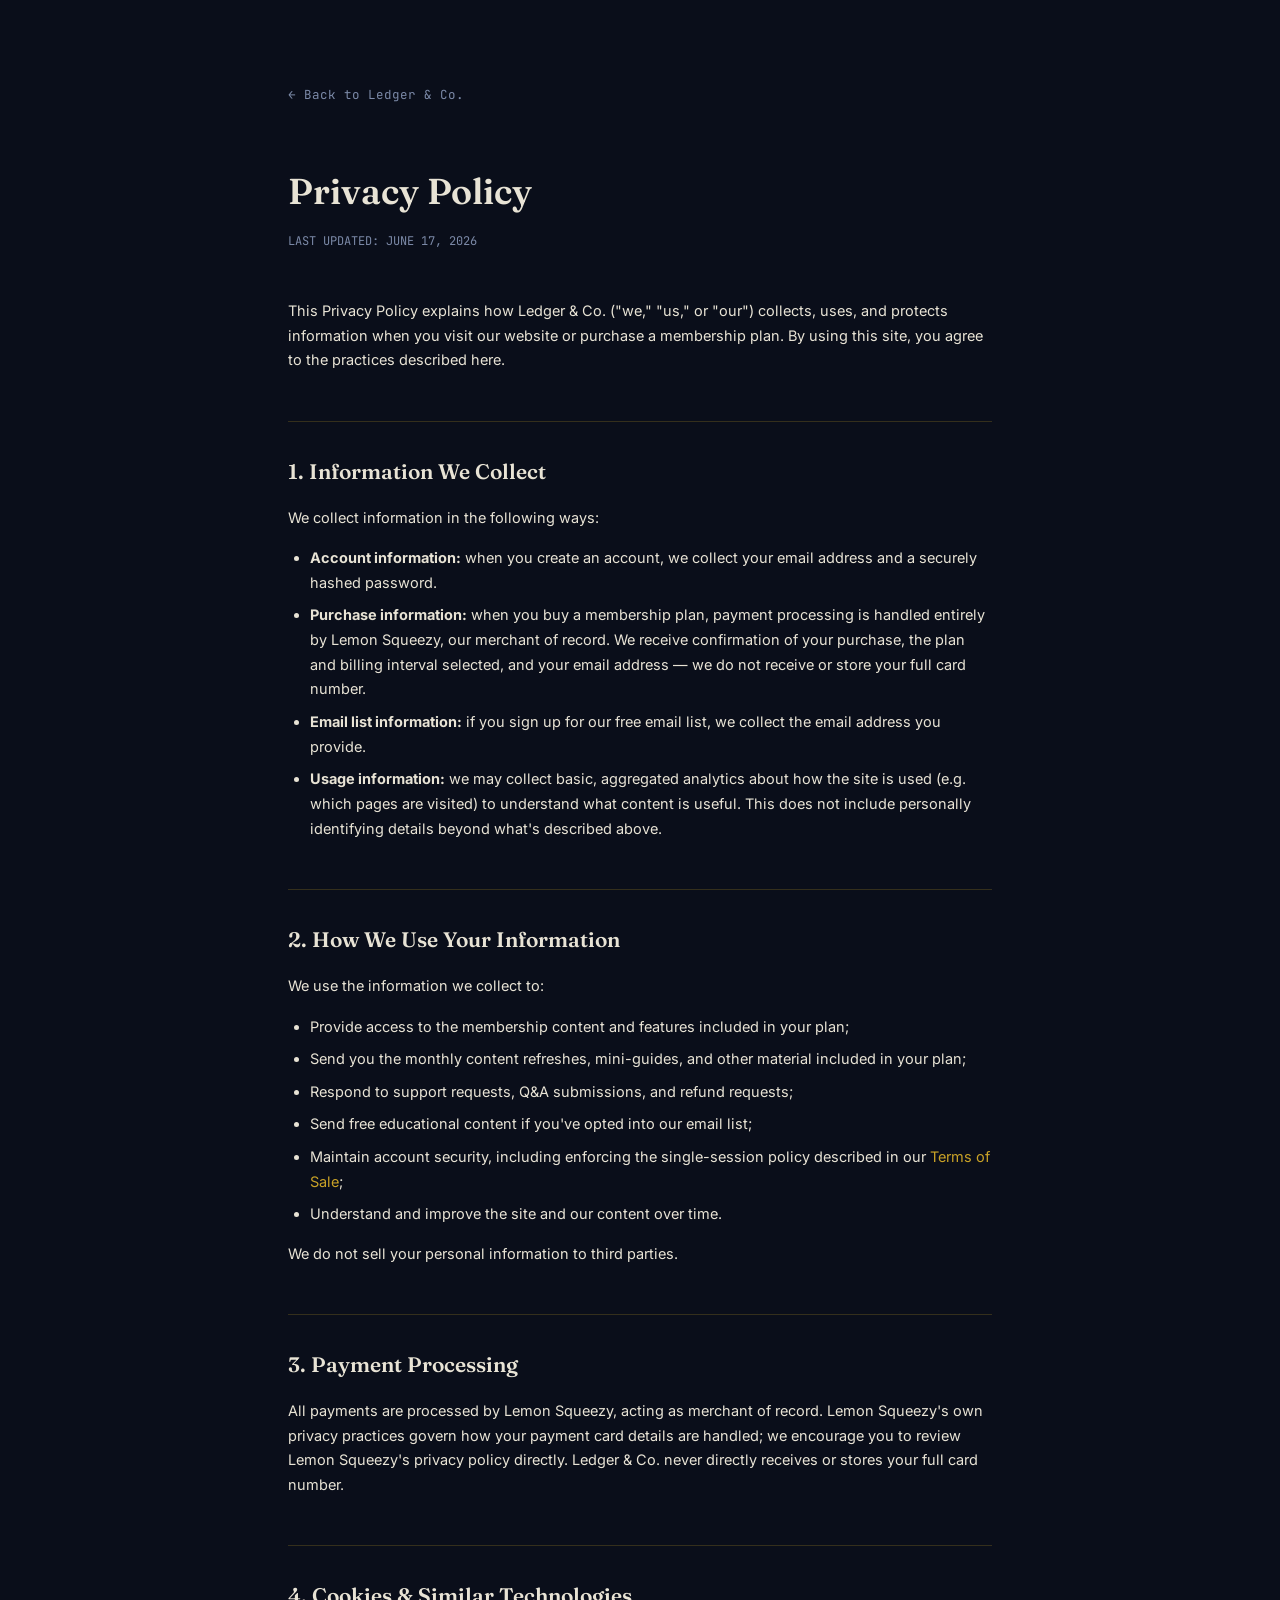
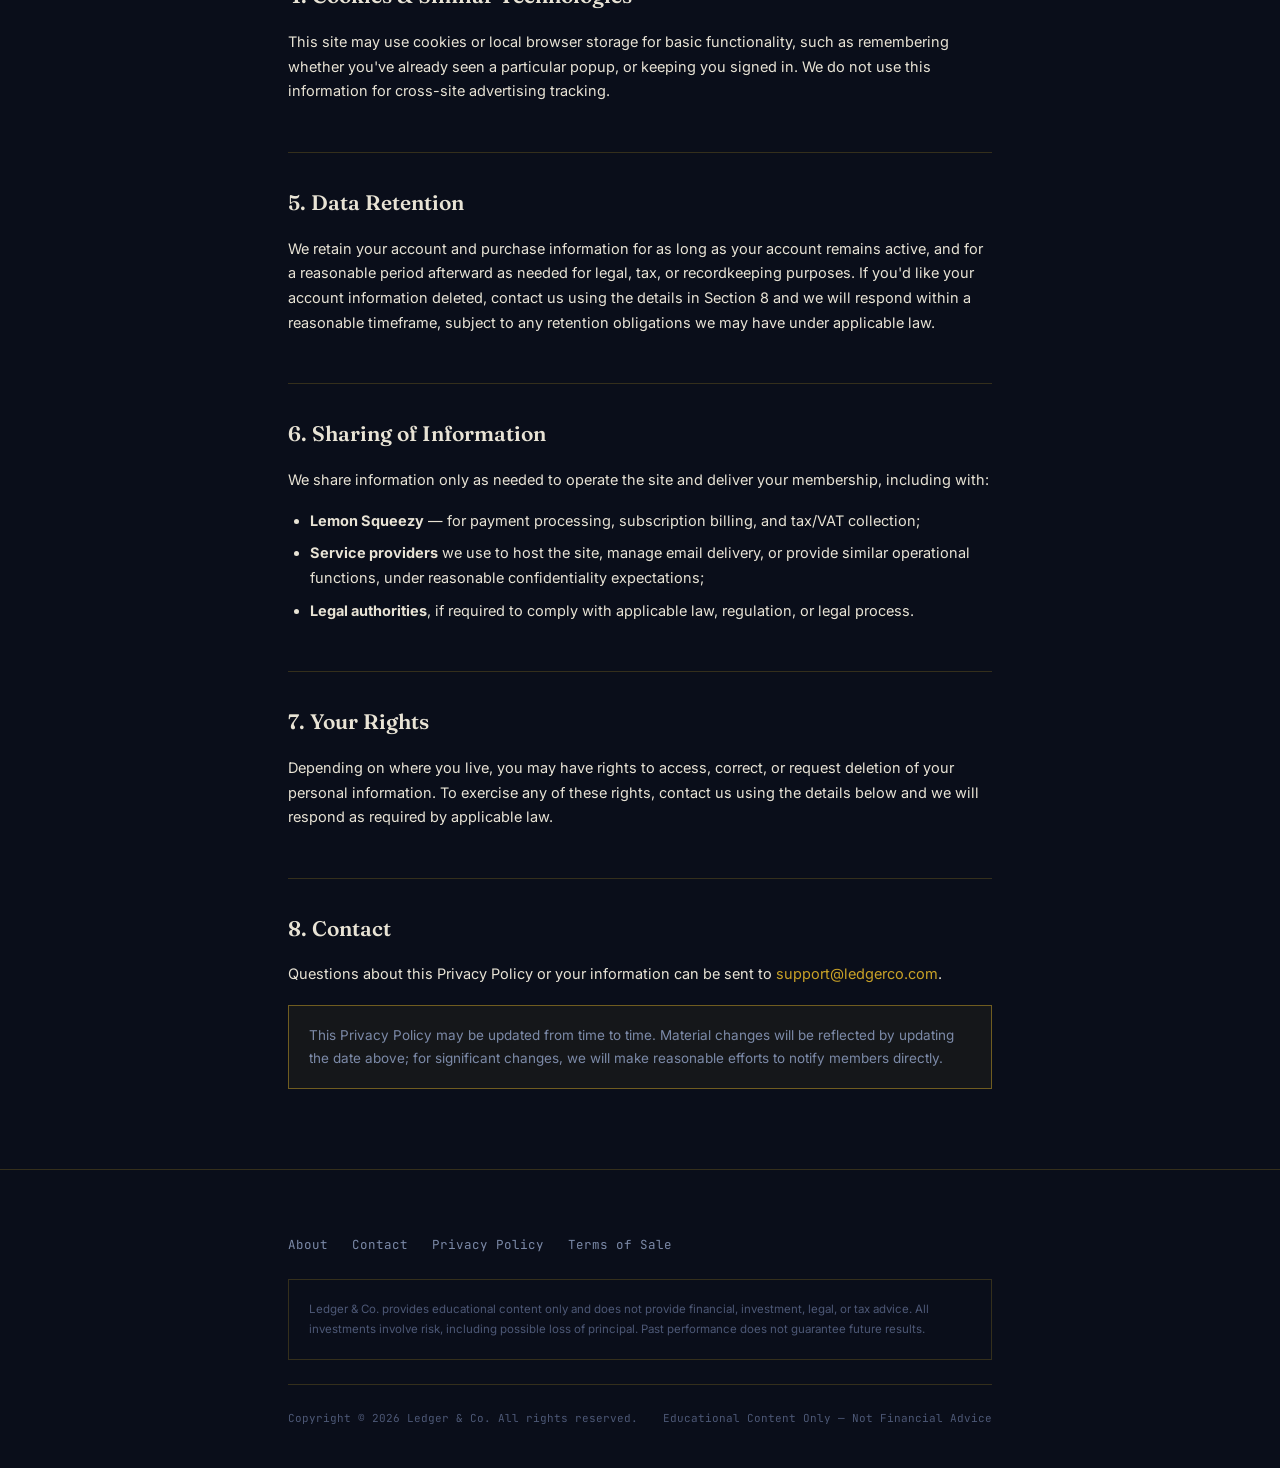
<file: privacy-policy.html>
<!DOCTYPE html>
<html lang="en">
<head>
<meta charset="UTF-8">
<meta name="viewport" content="width=device-width, initial-scale=1.0">
<title>Privacy Policy — Ledger & Co.</title>
<meta name="description" content="Privacy Policy for Ledger & Co. — how we collect, use, and protect your information.">
<link rel="canonical" href="https://onestopdesignshop.github.io/Ledger-co-site/privacy-policy.html">
<link rel="preconnect" href="https://fonts.googleapis.com">
<link href="https://fonts.googleapis.com/css2?family=Fraunces:ital,opsz,wght@0,9..144,500;0,9..144,600&family=Inter:wght@400;500;600&family=JetBrains+Mono:wght@400;500&display=swap" rel="stylesheet">
<style>
:root{
  --bg:#0A0E1A; --bg-card:#0F1729; --gold:#C9A227; --gold-bright:#E0BD4F;
  --parchment:#E8E3D5; --slate:#7C8AA8; --rule:rgba(201,162,39,0.22); --rule-bright:rgba(201,162,39,0.5);
}
*{box-sizing:border-box;}
body{background:var(--bg); color:var(--parchment); font-family:'Inter',sans-serif; line-height:1.7; margin:0; overflow-x:hidden;}
.wrap{max-width:760px; margin:0 auto; padding:80px 28px 0;}
h1{font-family:'Fraunces',serif; font-weight:600; font-size:36px; margin-bottom:8px;}
.updated{font-family:'JetBrains Mono',monospace; font-size:12px; color:var(--slate); margin-bottom:48px;}
h2{font-family:'Fraunces',serif; font-weight:600; font-size:21px; margin-top:48px; margin-bottom:16px; border-top:1px solid var(--rule); padding-top:32px;}
h3{font-family:'Fraunces',serif; font-weight:600; font-size:16.5px; margin-top:26px; margin-bottom:10px; color:var(--gold-bright);}
p, li{font-size:14.5px; color:var(--parchment);}
p{margin-bottom:14px;}
ul{padding-left:22px; margin-bottom:14px;}
li{margin-bottom:8px;}
.note{
  background:rgba(201,162,39,0.06); border:1px solid var(--rule-bright);
  padding:18px 20px; font-size:13.5px; color:var(--slate); margin:18px 0;
}
a{color:var(--gold); text-decoration:none;}
a:focus-visible{outline:2px solid var(--gold); outline-offset:2px;}
.back{display:inline-block; margin-bottom:32px; font-family:'JetBrains Mono',monospace; font-size:12.5px; color:var(--slate);}
img{max-width:100%; height:auto;}
@media (max-width:600px){
  .wrap{padding:48px 20px 0;}
  h1{font-size:28px;}
}

/* ============ FOOTER (matches index.html / terms-of-sale.html) ============ */
footer{border-top:1px solid var(--rule); padding:64px 0 40px; margin-top:80px;}
.footer-wrap{max-width:760px; margin:0 auto; padding:0 28px;}
.disclosure-full{
  padding:20px; border:1px solid var(--rule);
  font-size:11.5px; color:#4D5876; line-height:1.7;
}
.footer-bottom{
  display:flex; justify-content:space-between; align-items:center;
  flex-wrap:wrap; gap:16px;
  margin-top:24px; padding-top:24px; border-top:1px solid var(--rule);
  font-family:'JetBrains Mono',monospace; font-size:11px; color:#4D5876;
}
.footer-links{
  display:flex; gap:24px; flex-wrap:wrap; margin-bottom:24px;
  font-family:'JetBrains Mono',monospace; font-size:12.5px;
}
.footer-links a{color:var(--slate);}
.footer-links a:hover{color:var(--gold-bright);}
@media (max-width:600px){
  .footer-bottom{flex-direction:column; align-items:flex-start;}
}
</style>
</head>
<body>
<div class="wrap">
  <a href="index.html" class="back">← Back to Ledger & Co.</a>
  <h1>Privacy Policy</h1>
  <div class="updated">LAST UPDATED: JUNE 17, 2026</div>

  <p>This Privacy Policy explains how Ledger & Co. ("we," "us," or "our") collects, uses, and protects information when you visit our website or purchase a membership plan. By using this site, you agree to the practices described here.</p>

  <h2>1. Information We Collect</h2>
  <p>We collect information in the following ways:</p>
  <ul>
    <li><strong>Account information:</strong> when you create an account, we collect your email address and a securely hashed password.</li>
    <li><strong>Purchase information:</strong> when you buy a membership plan, payment processing is handled entirely by Lemon Squeezy, our merchant of record. We receive confirmation of your purchase, the plan and billing interval selected, and your email address — we do not receive or store your full card number.</li>
    <li><strong>Email list information:</strong> if you sign up for our free email list, we collect the email address you provide.</li>
    <li><strong>Usage information:</strong> we may collect basic, aggregated analytics about how the site is used (e.g. which pages are visited) to understand what content is useful. This does not include personally identifying details beyond what's described above.</li>
  </ul>

  <h2>2. How We Use Your Information</h2>
  <p>We use the information we collect to:</p>
  <ul>
    <li>Provide access to the membership content and features included in your plan;</li>
    <li>Send you the monthly content refreshes, mini-guides, and other material included in your plan;</li>
    <li>Respond to support requests, Q&A submissions, and refund requests;</li>
    <li>Send free educational content if you've opted into our email list;</li>
    <li>Maintain account security, including enforcing the single-session policy described in our <a href="terms-of-sale.html">Terms of Sale</a>;</li>
    <li>Understand and improve the site and our content over time.</li>
  </ul>
  <p>We do not sell your personal information to third parties.</p>

  <h2>3. Payment Processing</h2>
  <p>All payments are processed by Lemon Squeezy, acting as merchant of record. Lemon Squeezy's own privacy practices govern how your payment card details are handled; we encourage you to review Lemon Squeezy's privacy policy directly. Ledger & Co. never directly receives or stores your full card number.</p>

  <h2>4. Cookies & Similar Technologies</h2>
  <p>This site may use cookies or local browser storage for basic functionality, such as remembering whether you've already seen a particular popup, or keeping you signed in. We do not use this information for cross-site advertising tracking.</p>

  <h2>5. Data Retention</h2>
  <p>We retain your account and purchase information for as long as your account remains active, and for a reasonable period afterward as needed for legal, tax, or recordkeeping purposes. If you'd like your account information deleted, contact us using the details in Section 8 and we will respond within a reasonable timeframe, subject to any retention obligations we may have under applicable law.</p>

  <h2>6. Sharing of Information</h2>
  <p>We share information only as needed to operate the site and deliver your membership, including with:</p>
  <ul>
    <li><strong>Lemon Squeezy</strong> — for payment processing, subscription billing, and tax/VAT collection;</li>
    <li><strong>Service providers</strong> we use to host the site, manage email delivery, or provide similar operational functions, under reasonable confidentiality expectations;</li>
    <li><strong>Legal authorities</strong>, if required to comply with applicable law, regulation, or legal process.</li>
  </ul>

  <h2>7. Your Rights</h2>
  <p>Depending on where you live, you may have rights to access, correct, or request deletion of your personal information. To exercise any of these rights, contact us using the details below and we will respond as required by applicable law.</p>

  <h2>8. Contact</h2>
  <p>Questions about this Privacy Policy or your information can be sent to <a href="mailto:support@ledgerco.com">support@ledgerco.com</a>.</p>

  <div class="note">
    This Privacy Policy may be updated from time to time. Material changes will be reflected by updating the date above; for significant changes, we will make reasonable efforts to notify members directly.
  </div>
</div>

<footer>
  <div class="footer-wrap">
    <div class="footer-links">
      <a href="index.html#about">About</a>
      <a href="index.html#contact">Contact</a>
      <a href="privacy-policy.html">Privacy Policy</a>
      <a href="terms-of-sale.html">Terms of Sale</a>
    </div>
    <div class="disclosure-full">
      Ledger & Co. provides educational content only and does not provide financial, investment, legal, or tax advice. All investments involve risk, including possible loss of principal. Past performance does not guarantee future results.
    </div>
    <div class="footer-bottom">
      <span>Copyright © 2026 Ledger & Co. All rights reserved.</span>
      <span>Educational Content Only — Not Financial Advice</span>
    </div>
  </div>
</footer>

</body>
</html>
</file>
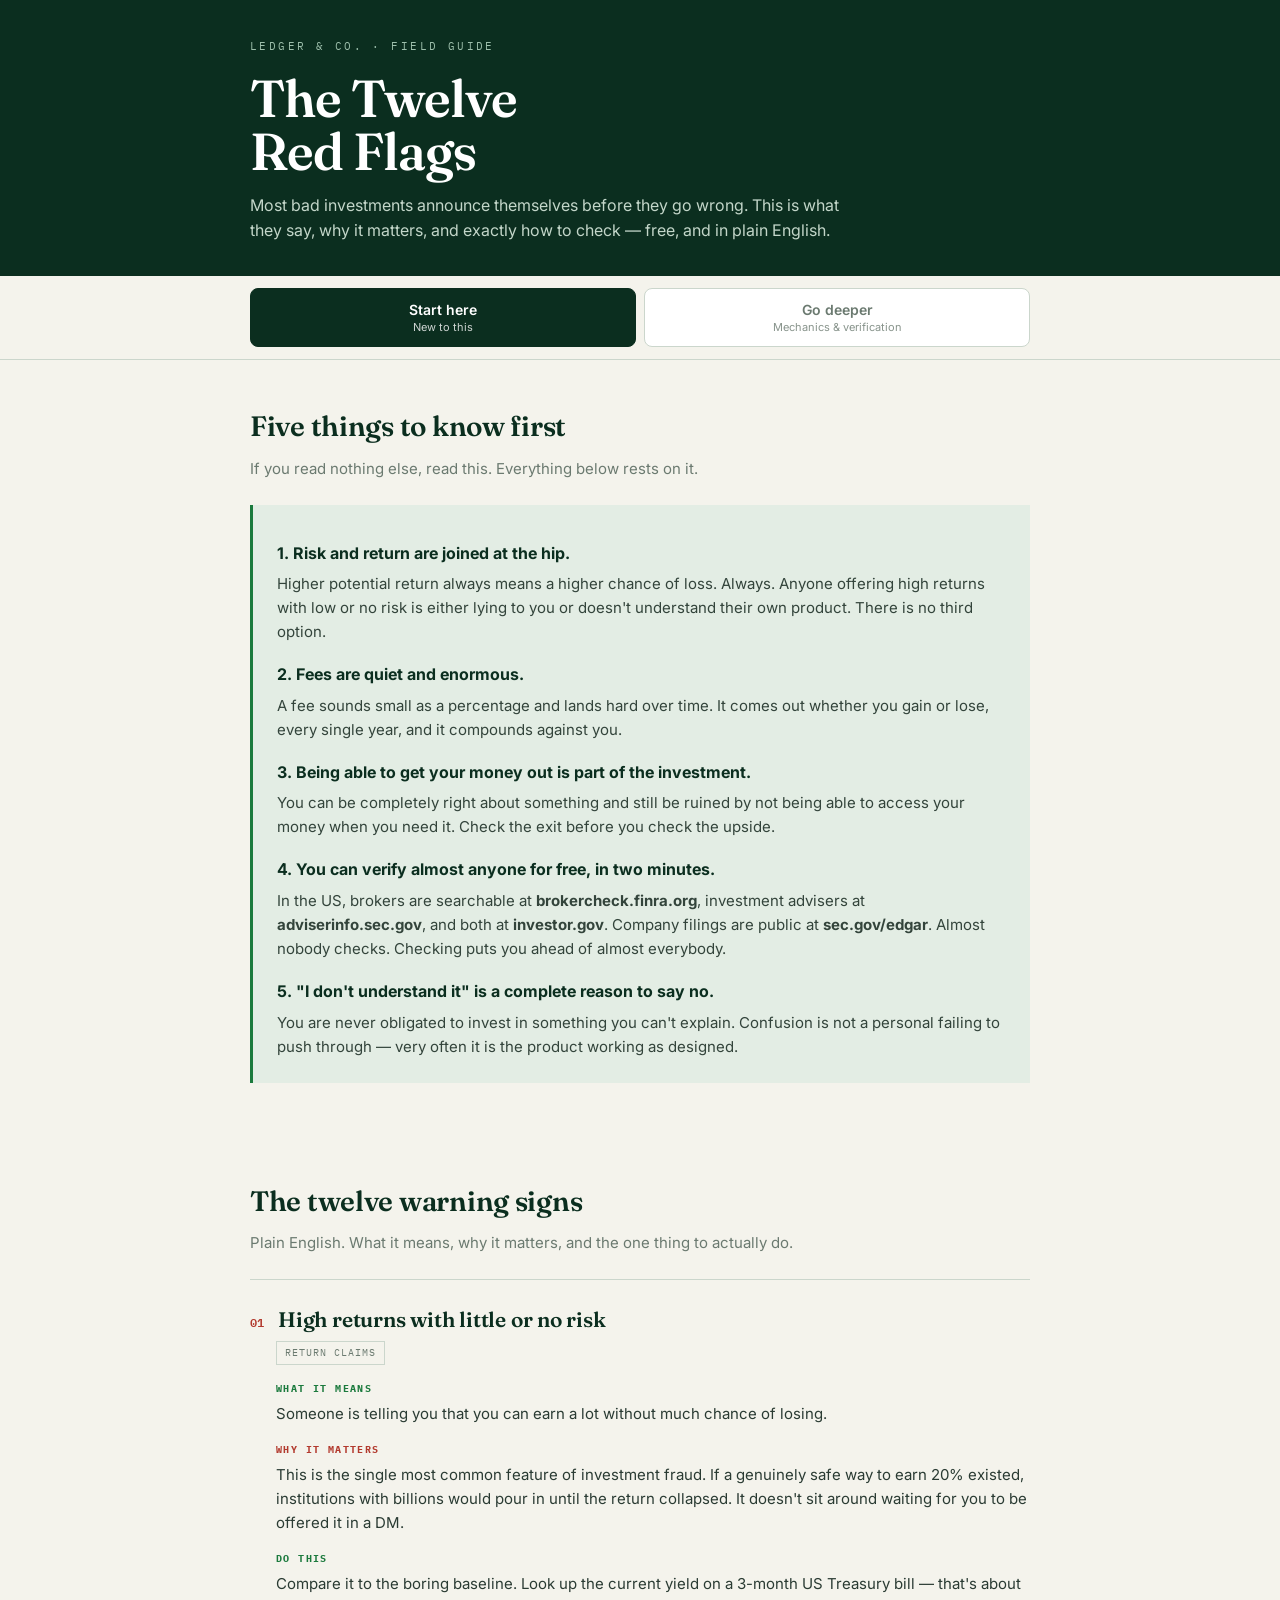
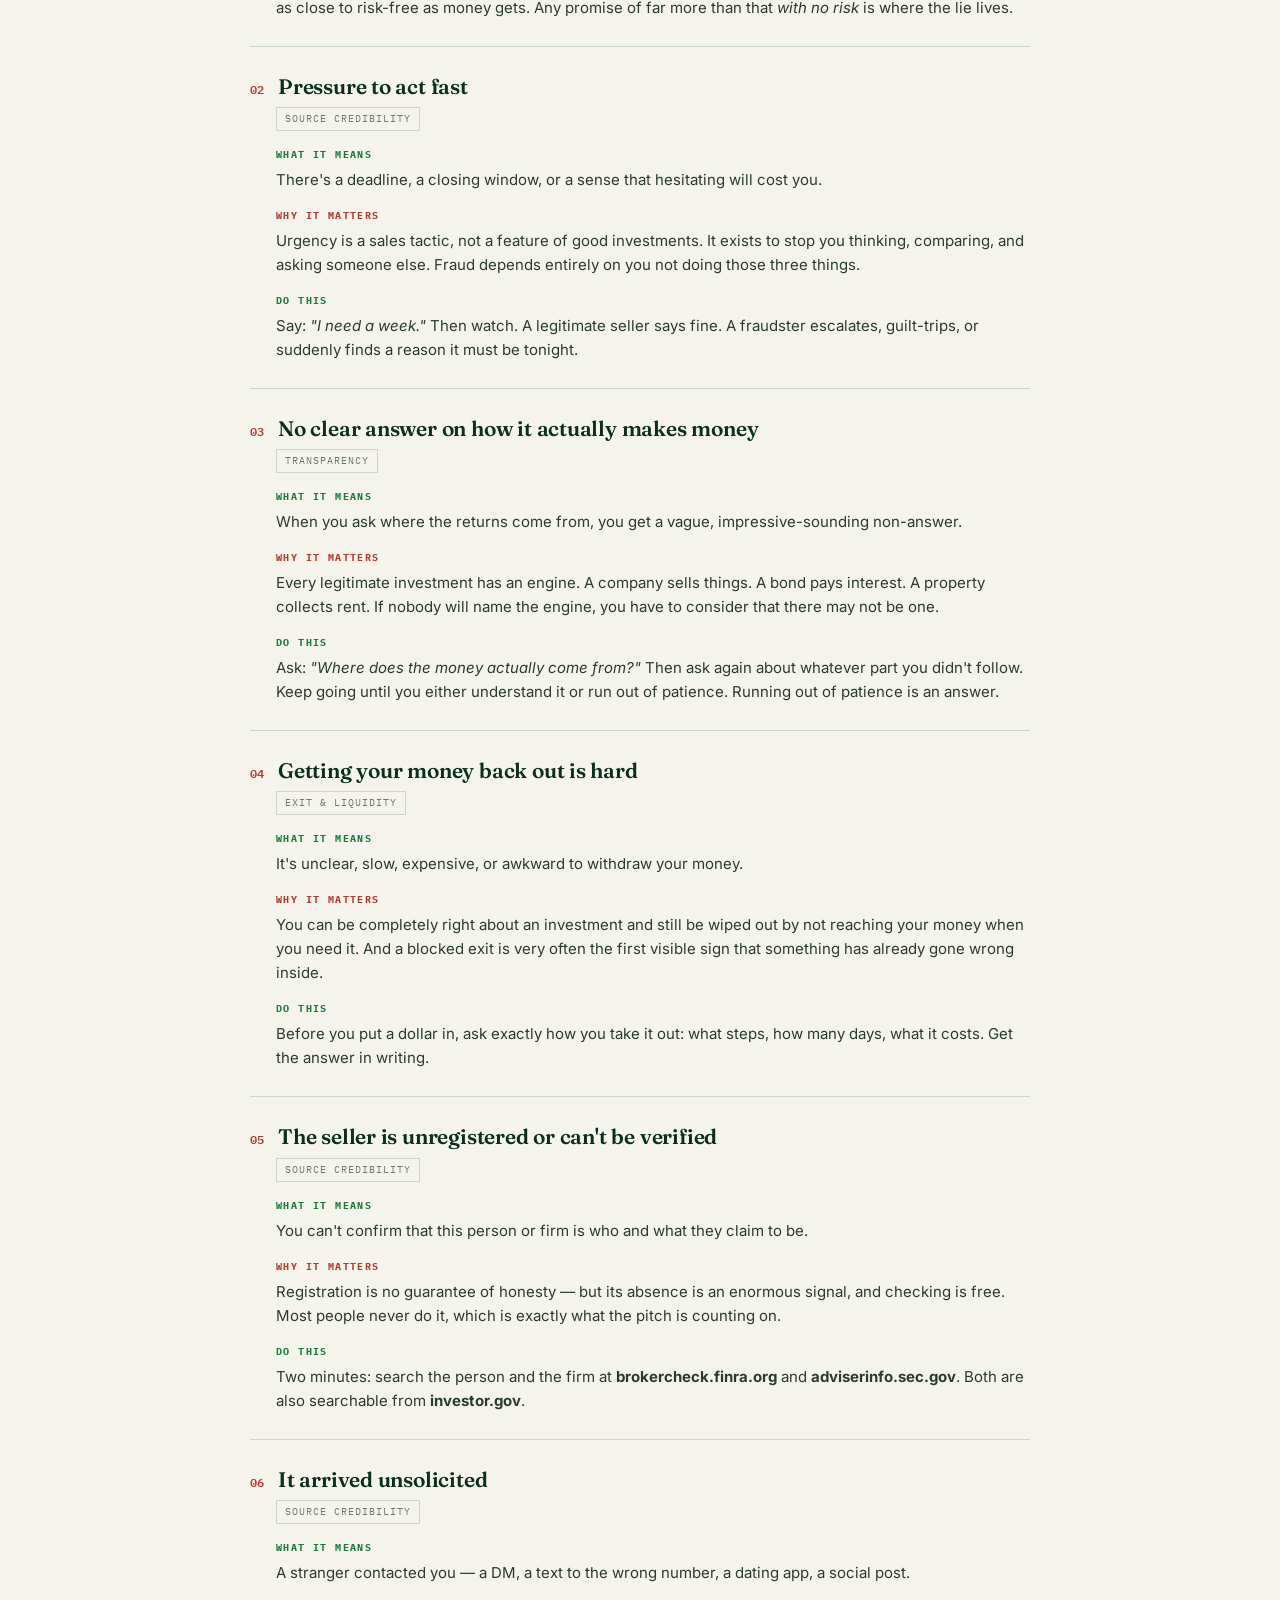
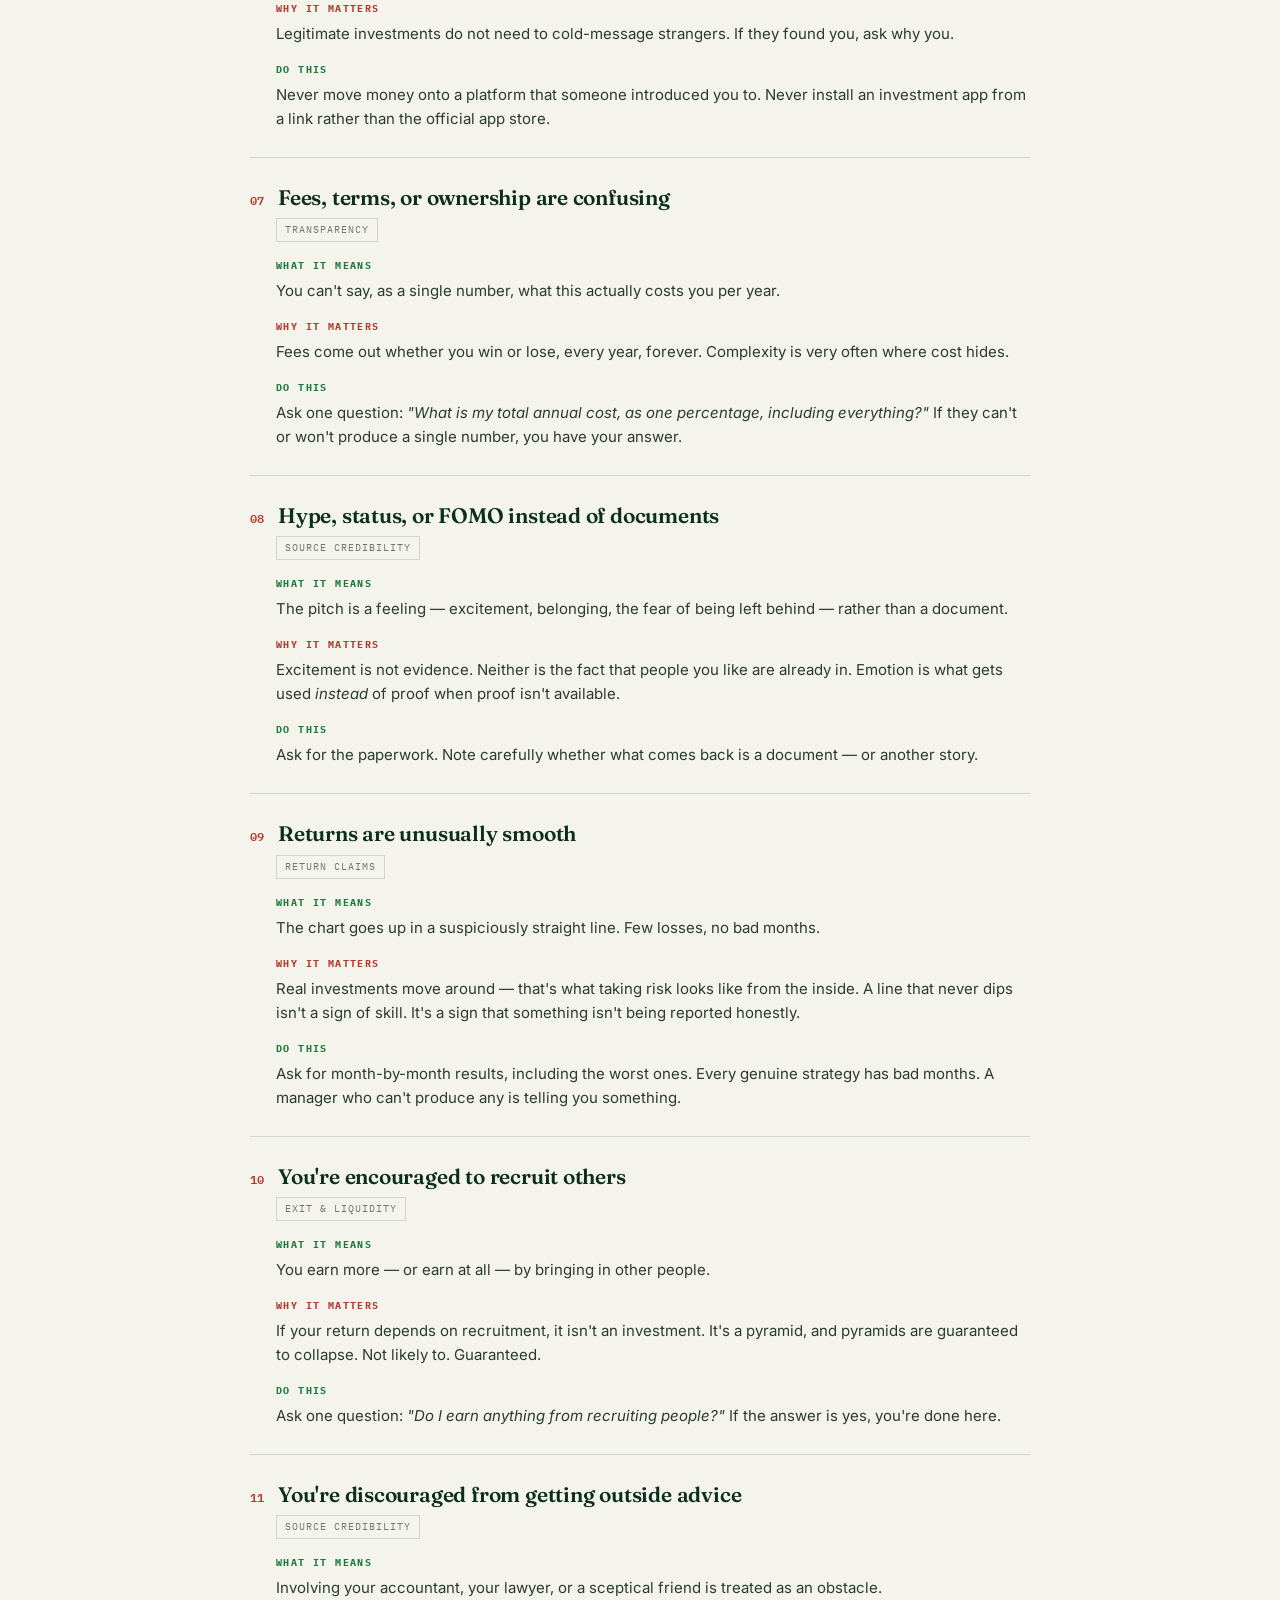
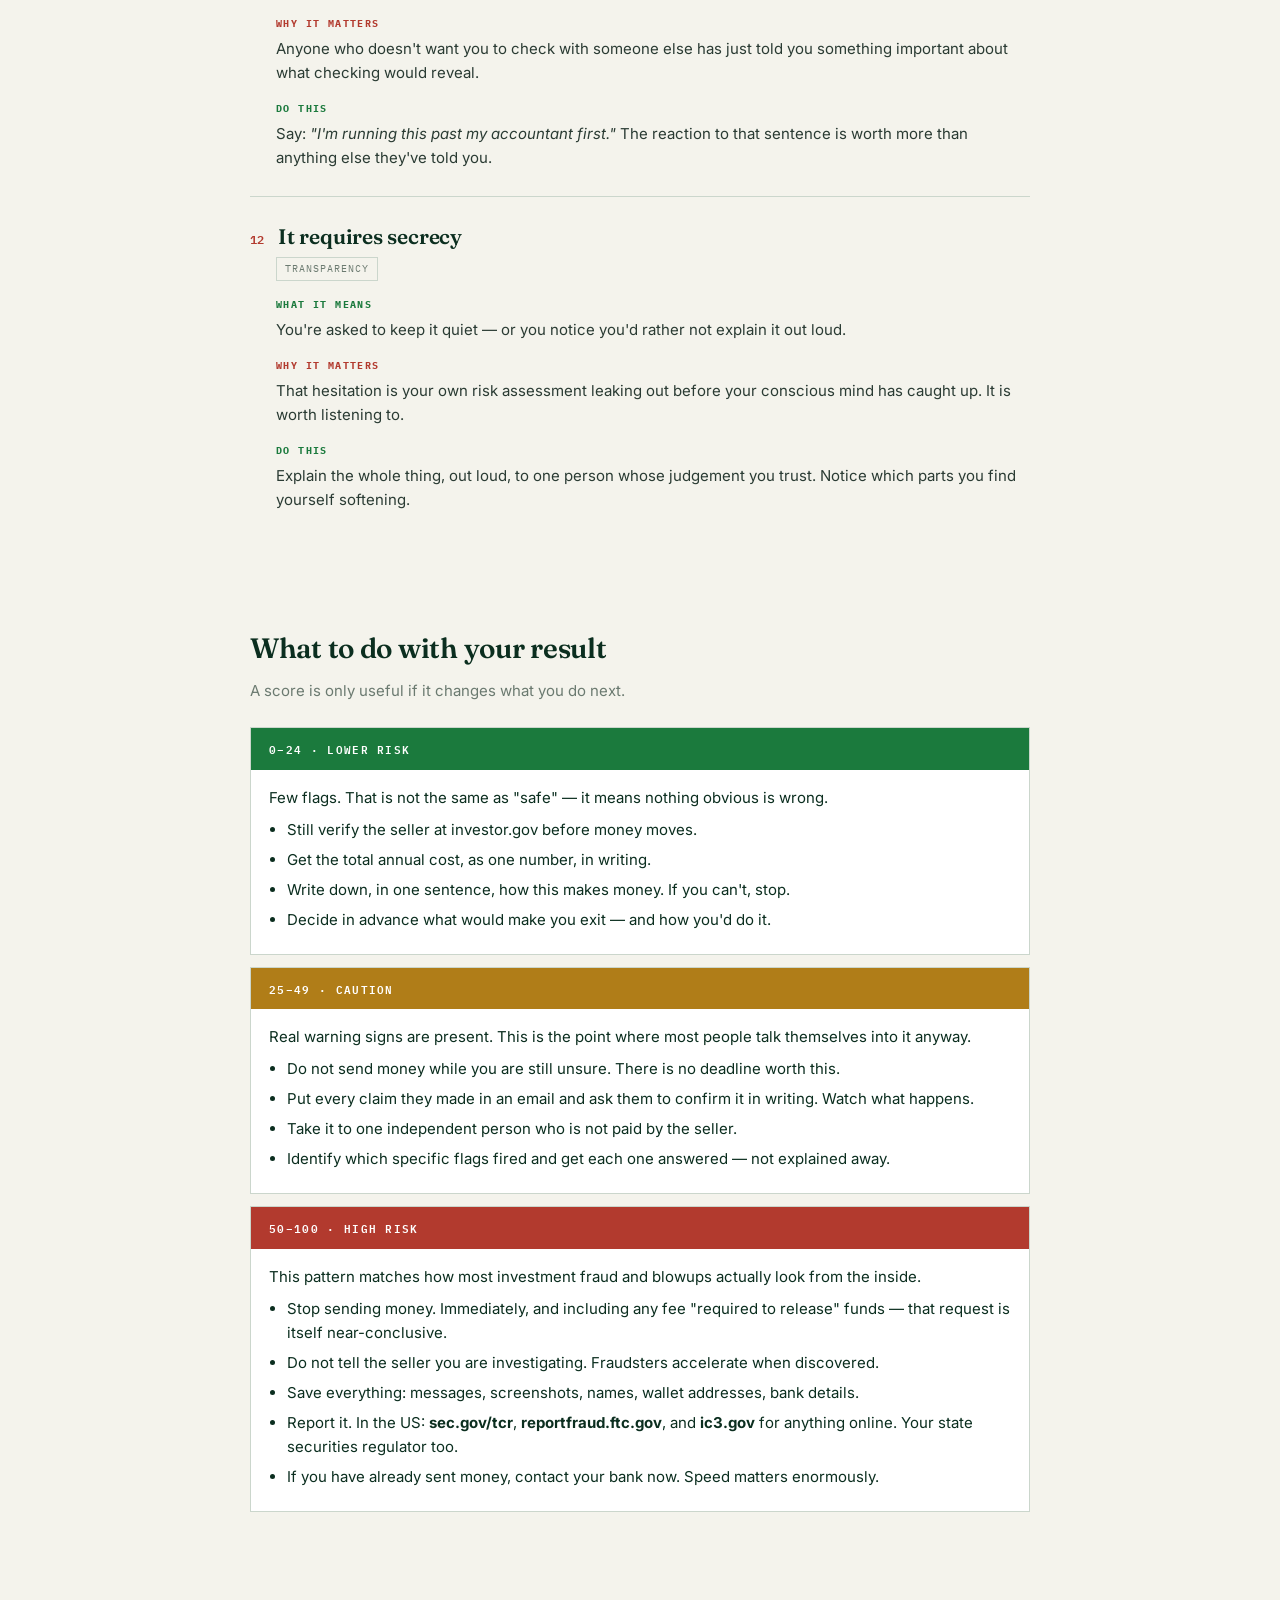
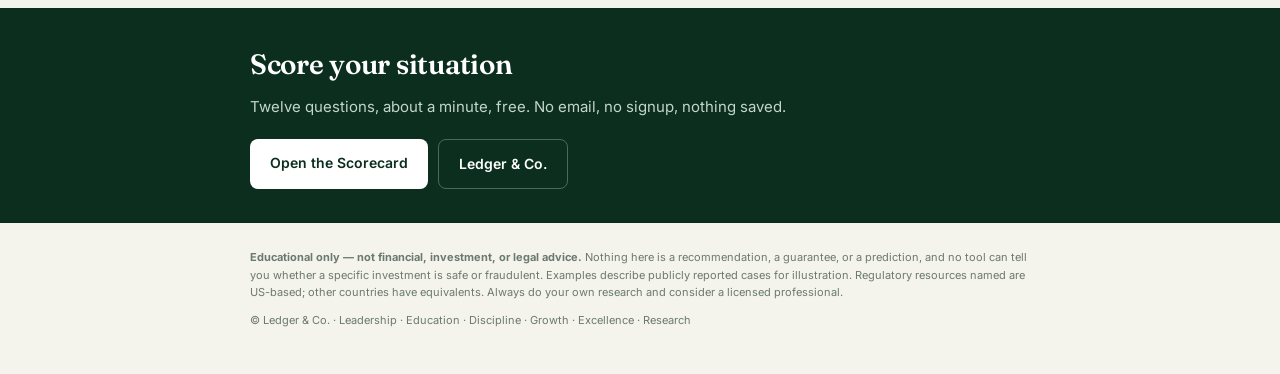
<file: red-flag-guide.html>
<!DOCTYPE html>
<html lang="en">
<head>
<meta charset="utf-8">
<meta name="viewport" content="width=device-width, initial-scale=1">
<title>The Red Flag Field Guide — Ledger &amp; Co.</title>
<meta name="description" content="A plain-English guide to the twelve warning signs behind most bad investments. Beginner and advanced tracks. Free.">
<link rel="preconnect" href="https://fonts.googleapis.com">
<link rel="preconnect" href="https://fonts.gstatic.com" crossorigin>
<link href="https://fonts.googleapis.com/css2?family=Fraunces:opsz,wght@9..144,400;9..144,600;9..144,700&family=Inter:wght@400;500;600&family=IBM+Plex+Mono:wght@400;500;600&display=swap" rel="stylesheet">
<style>
  :root{
    --ink:#0B2E1F; --paper:#F4F3EC; --bar:#E3EDE4; --rule:#CBD6CC;
    --flag:#B23A2E; --caution:#B07D18; --clear:#1B7A3D; --muted:#6B7A70;
  }
  *{box-sizing:border-box;margin:0;padding:0}
  body{background:var(--paper);color:var(--ink);font-family:'Inter',system-ui,sans-serif;line-height:1.6}
  .num{font-family:'IBM Plex Mono',monospace;font-variant-numeric:tabular-nums}
  .wrap{max-width:820px;margin:0 auto;padding:0 20px}

  header{background:var(--ink);color:#fff;padding:38px 0 32px}
  .brand{font-family:'IBM Plex Mono',monospace;font-size:11px;letter-spacing:.22em;text-transform:uppercase;color:#9DBFAB;margin-bottom:16px}
  h1{font-family:'Fraunces',serif;font-weight:600;font-size:clamp(32px,6.5vw,52px);line-height:1.03;letter-spacing:-.02em}
  .thesis{margin-top:14px;color:#C3D6C9;font-size:16px;max-width:600px}

  /* Track switch */
  .track{position:sticky;top:0;z-index:30;background:var(--paper);border-bottom:1px solid var(--rule);padding:12px 0}
  .switch{display:flex;gap:8px;max-width:820px;margin:0 auto;padding:0 20px}
  .tbtn{
    flex:1;padding:12px;border:1.5px solid var(--rule);border-radius:8px;background:#fff;
    cursor:pointer;font-family:'Inter',sans-serif;font-size:14px;font-weight:600;color:var(--muted);
    transition:all .15s;text-align:center;
  }
  .tbtn small{display:block;font-weight:400;font-size:11px;margin-top:2px;opacity:.8}
  .tbtn[aria-pressed="true"]{background:var(--ink);color:#fff;border-color:var(--ink)}
  .tbtn:focus-visible{outline:3px solid var(--ink);outline-offset:2px}

  section{padding:44px 0}
  h2{font-family:'Fraunces',serif;font-size:28px;font-weight:600;margin-bottom:8px;letter-spacing:-.01em}
  .lede{color:var(--muted);font-size:15px;margin-bottom:24px}

  /* Primer */
  .primer{background:var(--bar);border-left:3px solid var(--clear);padding:24px;margin-bottom:8px}
  .primer h3{font-size:16px;margin:18px 0 6px}
  .primer h3:first-of-type{margin-top:12px}
  .primer p{font-size:15px;color:#33443B}

  /* Signs */
  .sign{border-top:1px solid var(--rule);padding:26px 0}
  .sign-head{display:flex;gap:14px;align-items:baseline}
  .sign-n{font-family:'IBM Plex Mono',monospace;font-size:12px;color:var(--flag);font-weight:600}
  .sign h3{font-family:'Fraunces',serif;font-size:21px;font-weight:600;line-height:1.25;letter-spacing:-.01em}
  .cat{
    display:inline-block;margin-top:8px;margin-left:26px;
    font-family:'IBM Plex Mono',monospace;font-size:10px;letter-spacing:.1em;text-transform:uppercase;
    color:var(--muted);border:1px solid var(--rule);padding:3px 8px;
  }
  .blk{margin-top:16px;padding-left:26px}
  .blk h4{
    font-family:'IBM Plex Mono',monospace;font-size:10px;letter-spacing:.14em;text-transform:uppercase;
    color:var(--clear);margin-bottom:5px;
  }
  .blk h4.warn{color:var(--flag)}
  .blk p{font-size:15px;color:#2A3B33}
  .blk ul{margin:6px 0 0 18px;font-size:15px;color:#2A3B33}
  .blk li{margin-bottom:5px}
  .eg{
    margin-top:14px;margin-left:26px;padding:14px 16px;background:#fff;border:1px solid var(--rule);
    font-size:14px;color:#33443B;
  }
  .eg strong{font-family:'IBM Plex Mono',monospace;font-size:10px;letter-spacing:.12em;text-transform:uppercase;color:var(--muted);display:block;margin-bottom:5px}
  .gb{display:grid;grid-template-columns:1fr 1fr;gap:1px;background:var(--rule);border:1px solid var(--rule);margin-top:14px;margin-left:26px}
  .gb div{background:#fff;padding:13px 15px;font-size:14px}
  .gb .lbl{font-family:'IBM Plex Mono',monospace;font-size:10px;letter-spacing:.12em;text-transform:uppercase;display:block;margin-bottom:5px}
  .gb .g .lbl{color:var(--clear)} .gb .b .lbl{color:var(--flag)}
  @media(max-width:640px){.gb{grid-template-columns:1fr}}

  /* Score actions */
  .act{border:1px solid var(--rule);background:#fff;margin-bottom:12px}
  .act-h{padding:12px 18px;color:#fff;font-family:'IBM Plex Mono',monospace;font-size:11px;letter-spacing:.12em;text-transform:uppercase;font-weight:600}
  .act.lo .act-h{background:var(--clear)}
  .act.md .act-h{background:var(--caution)}
  .act.hi .act-h{background:var(--flag)}
  .act-b{padding:16px 18px;font-size:15px}
  .act-b ul{margin:8px 0 0 18px}
  .act-b li{margin-bottom:6px}

  .cta{background:var(--ink);color:#fff;padding:34px 0;margin-top:40px}
  .cta h2{color:#fff;margin-bottom:8px}
  .cta p{color:#C3D6C9;font-size:15px;max-width:540px}
  .btns{display:flex;gap:10px;margin-top:20px;flex-wrap:wrap}
  .btn{padding:13px 20px;border-radius:8px;text-decoration:none;font-size:14px;font-weight:600;display:inline-block}
  .btn.p{background:#fff;color:var(--ink)}
  .btn.s{border:1.5px solid #4A6B58;color:#fff}

  footer{padding:26px 0 44px;font-size:11px;color:var(--muted);line-height:1.6}
  a{color:var(--clear)}
  .hidden{display:none}
</style>
</head>
<body>

<header>
  <div class="wrap">
    <div class="brand">Ledger &amp; Co. · Field Guide</div>
    <h1>The Twelve<br>Red Flags</h1>
    <p class="thesis">Most bad investments announce themselves before they go wrong. This is what they say, why it matters, and exactly how to check — free, and in plain English.</p>
  </div>
</header>

<div class="track">
  <div class="switch">
    <button class="tbtn" id="tb" aria-pressed="true">Start here<small>New to this</small></button>
    <button class="tbtn" id="ta" aria-pressed="false">Go deeper<small>Mechanics &amp; verification</small></button>
  </div>
</div>

<div class="wrap">

  <!-- BEGINNER PRIMER -->
  <section id="primer">
    <h2>Five things to know first</h2>
    <p class="lede">If you read nothing else, read this. Everything below rests on it.</p>
    <div class="primer">
      <h3>1. Risk and return are joined at the hip.</h3>
      <p>Higher potential return always means a higher chance of loss. Always. Anyone offering high returns with low or no risk is either lying to you or doesn't understand their own product. There is no third option.</p>

      <h3>2. Fees are quiet and enormous.</h3>
      <p>A fee sounds small as a percentage and lands hard over time. It comes out whether you gain or lose, every single year, and it compounds against you.</p>

      <h3>3. Being able to get your money out is part of the investment.</h3>
      <p>You can be completely right about something and still be ruined by not being able to access your money when you need it. Check the exit before you check the upside.</p>

      <h3>4. You can verify almost anyone for free, in two minutes.</h3>
      <p>In the US, brokers are searchable at <strong>brokercheck.finra.org</strong>, investment advisers at <strong>adviserinfo.sec.gov</strong>, and both at <strong>investor.gov</strong>. Company filings are public at <strong>sec.gov/edgar</strong>. Almost nobody checks. Checking puts you ahead of almost everybody.</p>

      <h3>5. "I don't understand it" is a complete reason to say no.</h3>
      <p>You are never obligated to invest in something you can't explain. Confusion is not a personal failing to push through — very often it is the product working as designed.</p>
    </div>
  </section>

  <!-- THE TWELVE -->
  <section>
    <h2>The twelve warning signs</h2>
    <p class="lede" id="lede">Plain English. What it means, why it matters, and the one thing to actually do.</p>
    <div id="signs"></div>
  </section>

  <!-- WHAT TO DO -->
  <section>
    <h2>What to do with your result</h2>
    <p class="lede">A score is only useful if it changes what you do next.</p>

    <div class="act lo">
      <div class="act-h">0–24 · Lower risk</div>
      <div class="act-b">
        Few flags. That is not the same as "safe" — it means nothing obvious is wrong.
        <ul>
          <li>Still verify the seller at investor.gov before money moves.</li>
          <li>Get the total annual cost, as one number, in writing.</li>
          <li>Write down, in one sentence, how this makes money. If you can't, stop.</li>
          <li>Decide in advance what would make you exit — and how you'd do it.</li>
        </ul>
      </div>
    </div>

    <div class="act md">
      <div class="act-h">25–49 · Caution</div>
      <div class="act-b">
        Real warning signs are present. This is the point where most people talk themselves into it anyway.
        <ul>
          <li>Do not send money while you are still unsure. There is no deadline worth this.</li>
          <li>Put every claim they made in an email and ask them to confirm it in writing. Watch what happens.</li>
          <li>Take it to one independent person who is not paid by the seller.</li>
          <li>Identify which specific flags fired and get each one answered — not explained away.</li>
        </ul>
      </div>
    </div>

    <div class="act hi">
      <div class="act-h">50–100 · High risk</div>
      <div class="act-b">
        This pattern matches how most investment fraud and blowups actually look from the inside.
        <ul>
          <li>Stop sending money. Immediately, and including any fee "required to release" funds — that request is itself near-conclusive.</li>
          <li>Do not tell the seller you are investigating. Fraudsters accelerate when discovered.</li>
          <li>Save everything: messages, screenshots, names, wallet addresses, bank details.</li>
          <li>Report it. In the US: <strong>sec.gov/tcr</strong>, <strong>reportfraud.ftc.gov</strong>, and <strong>ic3.gov</strong> for anything online. Your state securities regulator too.</li>
          <li>If you have already sent money, contact your bank now. Speed matters enormously.</li>
        </ul>
      </div>
    </div>
  </section>
</div>

<div class="cta">
  <div class="wrap">
    <h2>Score your situation</h2>
    <p>Twelve questions, about a minute, free. No email, no signup, nothing saved.</p>
    <div class="btns">
      <a class="btn p" href="https://onestopdesignshop.github.io/Ledger-co-site/red-flag-scorecard.html">Open the Scorecard</a>
      <a class="btn s" href="https://onestopdesignshop.github.io/Ledger-co-site/">Ledger &amp; Co.</a>
    </div>
  </div>
</div>

<div class="wrap">
  <footer>
    <p><strong>Educational only — not financial, investment, or legal advice.</strong> Nothing here is a recommendation, a guarantee, or a prediction, and no tool can tell you whether a specific investment is safe or fraudulent. Examples describe publicly reported cases for illustration. Regulatory resources named are US-based; other countries have equivalents. Always do your own research and consider a licensed professional.</p>
    <p style="margin-top:10px">© Ledger &amp; Co. · Leadership · Education · Discipline · Growth · Excellence · Research</p>
  </footer>
</div>

<script>
const SIGNS = [
{
  t:"High returns with little or no risk",
  c:"Return claims",
  b:{
    m:"Someone is telling you that you can earn a lot without much chance of losing.",
    w:"This is the single most common feature of investment fraud. If a genuinely safe way to earn 20% existed, institutions with billions would pour in until the return collapsed. It doesn't sit around waiting for you to be offered it in a DM.",
    d:"Compare it to the boring baseline. Look up the current yield on a 3-month US Treasury bill — that's about as close to risk-free as money gets. Any promise of far more than that <em>with no risk</em> is where the lie lives."
  },
  a:{
    m:"Return above the risk-free rate is compensation for bearing risk — a risk premium. It is not a reward for cleverness, access, or being early. US stocks have returned roughly 10% a year on average over the long run, and have also fallen by half more than once. A product claiming steady 2% monthly (about 27% a year) with no down periods isn't an unusually good investment. It's a claim that markets don't price risk, which is another way of saying it isn't real.",
    v:["Ask: <em>what specific risk am I being paid to take?</em> If nobody can name it, there is no strategy.","Ask for the worst month, the worst year, and the maximum drawdown. Every real strategy has them.","Ask what happens in a market crash. A real manager has a rehearsed, specific answer."],
    g:"Expected return is X. Here is the range of outcomes. Here is our worst historical year and what caused it.",
    bd:"\"Guaranteed.\" \"Risk-free.\" \"We've never had a down month.\" \"Fixed 2% monthly.\"",
    e:"Bernie Madoff reported steady gains with almost no losing months for years. That impossible smoothness — not any single bad trade — was what analyst Harry Markopolos flagged to the SEC years before the fund collapsed."
  }
},
{
  t:"Pressure to act fast",
  c:"Source credibility",
  b:{
    m:"There's a deadline, a closing window, or a sense that hesitating will cost you.",
    w:"Urgency is a sales tactic, not a feature of good investments. It exists to stop you thinking, comparing, and asking someone else. Fraud depends entirely on you not doing those three things.",
    d:"Say: <em>\"I need a week.\"</em> Then watch. A legitimate seller says fine. A fraudster escalates, guilt-trips, or suddenly finds a reason it must be tonight."
  },
  a:{
    m:"Time pressure exploits loss aversion — the fear of missing out reliably overrides careful evaluation. It also serves the fraudster structurally: money must arrive before you research, and often before the scheme's existing obligations come due.",
    v:["Ask for the deadline in writing, with the reason for it.","Legitimate closes do exist — a funding round really does close. But they are documented, and the seller is genuinely fine if you pass.","Test it. Passing on a real opportunity costs you one opportunity. Rushing into a fraud costs you the principal."],
    g:"\"The round closes on the 30th, here's the term sheet. Take your time — if you miss this one there will be others.\"",
    bd:"\"Spots are filling up.\" \"The price goes up at midnight.\" \"I can only hold this for you today.\"",
    e:"Urgency plus secrecy is a particularly dangerous pair. If you are being rushed <em>and</em> asked not to discuss it, treat that as a single, very loud flag."
  }
},
{
  t:"No clear answer on how it actually makes money",
  c:"Transparency",
  b:{
    m:"When you ask where the returns come from, you get a vague, impressive-sounding non-answer.",
    w:"Every legitimate investment has an engine. A company sells things. A bond pays interest. A property collects rent. If nobody will name the engine, you have to consider that there may not be one.",
    d:"Ask: <em>\"Where does the money actually come from?\"</em> Then ask again about whatever part you didn't follow. Keep going until you either understand it or run out of patience. Running out of patience is an answer."
  },
  a:{
    m:"A Ponzi scheme pays existing investors with new investors' money. There is no return engine at all — which is precisely why the strategy can never be explained in a way that survives a follow-up question. The absence of an explainable mechanism is not a communication problem. It is the defining structural feature.",
    v:["Ask for the strategy in writing.","Ask for audited financial statements — then verify the auditor exists, is real, and is independent. A giant fund with a tiny unknown auditor is a serious structural warning.","Ask who holds the assets. An independent custodian and third-party administrator make outright fabrication much harder.","Ask who prices the assets. If the manager marks their own book, the returns are an opinion."],
    g:"A specific, documented strategy, audited statements, an independent custodian, and a named administrator you can call.",
    bd:"\"Proprietary algorithm.\" \"Secret arbitrage.\" \"You wouldn't understand the strategy.\" \"We can't disclose that.\"",
    e:"Many collapsed crypto \"yield\" programs promised fixed high APY and never disclosed the source of it. The mechanism turned out to be new deposits. When redemptions spiked, withdrawals froze — in that order, every time."
  }
},
{
  t:"Getting your money back out is hard",
  c:"Exit & liquidity",
  b:{
    m:"It's unclear, slow, expensive, or awkward to withdraw your money.",
    w:"You can be completely right about an investment and still be wiped out by not reaching your money when you need it. And a blocked exit is very often the first visible sign that something has already gone wrong inside.",
    d:"Before you put a dollar in, ask exactly how you take it out: what steps, how many days, what it costs. Get the answer in writing."
  },
  a:{
    m:"This is liquidity risk. Lock-ups, gates, redemption windows, and surrender charges all restrict exit. Some are entirely legitimate and clearly disclosed — private equity and real estate are illiquid by nature. What is never legitimate is a restriction that is informal, undisclosed, or that appears only once you try to leave.",
    v:["Read the redemption terms in the offering documents — not the pitch deck.","Ask what happens if many investors redeem at once. A real fund has a documented answer.","Watch for restrictions that appear <em>after</em> you request a withdrawal. That sequence is the tell."],
    g:"Written redemption terms, a disclosed lock-up you agreed to in advance, and a clear fee schedule.",
    bd:"Withdrawals \"processing\" indefinitely. Access \"temporarily paused.\" A fee, tax, or deposit required <em>before</em> your funds can be released.",
    e:"Being asked to pay money in order to receive your own money is close to conclusive evidence of fraud. No legitimate institution requires you to send funds to withdraw funds. If you're at this stage, stop — that request is the scheme, not a hurdle before the payout."
  }
},
{
  t:"The seller is unregistered or can't be verified",
  c:"Source credibility",
  b:{
    m:"You can't confirm that this person or firm is who and what they claim to be.",
    w:"Registration is no guarantee of honesty — but its absence is an enormous signal, and checking is free. Most people never do it, which is exactly what the pitch is counting on.",
    d:"Two minutes: search the person and the firm at <strong>brokercheck.finra.org</strong> and <strong>adviserinfo.sec.gov</strong>. Both are also searchable from <strong>investor.gov</strong>."
  },
  a:{
    m:"Registration creates a public record: disciplinary history, employment history, customer complaints, regulatory actions. Fraudsters either avoid the system entirely, or impersonate a real registered firm — which is why verifying the <em>name</em> is not enough.",
    v:["Look up the individual <strong>and</strong> the firm. Both.","Find the firm's phone and address independently and call that number — never the contact details they gave you.","Check for lookalike names and near-miss domains. Impersonating a legitimate firm is one of the most common tactics there is.","For any company claiming to be SEC-reporting, check <strong>sec.gov/edgar</strong>. No filings is decisive.","If they claim an exemption from registration, ask which one, in writing, and verify it. Some exemptions are real (private offerings). Vagueness is not."],
    g:"A clean, findable record for both individual and firm, matching the details you were given.",
    bd:"No record. A record with disciplinary history they didn't mention. A firm name that's <em>almost</em> a famous one.",
    e:"Prior disciplinary history is one of the most useful predictors available to you, and it is sitting there, free, in a public database that takes two minutes to search."
  }
},
{
  t:"It arrived unsolicited",
  c:"Source credibility",
  b:{
    m:"A stranger contacted you — a DM, a text to the wrong number, a dating app, a social post.",
    w:"Legitimate investments do not need to cold-message strangers. If they found you, ask why you.",
    d:"Never move money onto a platform that someone introduced you to. Never install an investment app from a link rather than the official app store."
  },
  a:{
    m:"This is the shape of relationship investment fraud (often called \"pig butchering\"): initial contact via a wrong-number text, dating app, or social media; weeks or months of genuine-feeling rapport; the investment introduced casually, almost reluctantly; a slick platform showing real-looking gains; encouragement to deposit more; small early withdrawals honoured to build trust — and then the exit closes.",
    v:["Reverse-image-search their photos.","Insist on a live, unscripted video call. Evasion is diagnostic.","Check whether the platform exists anywhere outside the link they sent you.","Treat an app installed outside the official App Store or Play Store as disqualifying.","A small successful early withdrawal is a <em>tactic</em>, not evidence. It is designed to make you deposit more."],
    g:"You found them. You initiated. They're verifiable independently.",
    bd:"They found you. The platform came from them. Nobody you know has heard of it.",
    e:"The most dangerous version does not feel like a scam at all — because by the time money is mentioned, the relationship feels real. The relationship is the product."
  }
},
{
  t:"Fees, terms, or ownership are confusing",
  c:"Transparency",
  b:{
    m:"You can't say, as a single number, what this actually costs you per year.",
    w:"Fees come out whether you win or lose, every year, forever. Complexity is very often where cost hides.",
    d:"Ask one question: <em>\"What is my total annual cost, as one percentage, including everything?\"</em> If they can't or won't produce a single number, you have your answer."
  },
  a:{
    m:"Costs stack: expense ratios, load fees, platform fees, performance fees, spreads, surrender charges. Each sounds trivial. Together they compound against you for the entire life of the investment.",
    v:["The maths, plainly: $100,000 invested for 30 years at 7% before fees.","At a 0.1% annual fee, you end with roughly <strong>$740,000</strong>.","At a 2% annual fee, you end with roughly <strong>$432,000</strong>.","The 2% fee did not cost you 2%. It cost you about <strong>40% of your final outcome</strong> — over $300,000 — and it did that quietly, in the background, in a year where nothing seemed to go wrong.","For any fund, the total expense ratio is stated in the prospectus. Read it. If no prospectus exists, ask why not."],
    g:"A single all-in number, in writing, that matches the documents.",
    bd:"\"It depends.\" \"Our fees are competitive.\" Fees that only appear in a document you're asked to sign quickly.",
    e:"Fees are the one variable here you can control with certainty. You cannot control returns. You can absolutely control what you pay to chase them."
  }
},
{
  t:"Hype, status, or FOMO instead of documents",
  c:"Source credibility",
  b:{
    m:"The pitch is a feeling — excitement, belonging, the fear of being left behind — rather than a document.",
    w:"Excitement is not evidence. Neither is the fact that people you like are already in. Emotion is what gets used <em>instead</em> of proof when proof isn't available.",
    d:"Ask for the paperwork. Note carefully whether what comes back is a document — or another story."
  },
  a:{
    m:"This is the engine of affinity fraud: schemes that spread through an existing community — a church, a profession, an ethnic group, a military unit, an online tribe. Trust in the group substitutes for verification of the investment. And because early participants are genuinely enthusiastic (they haven't lost anything <em>yet</em>), the social proof is completely sincere. That is exactly what makes it so effective.",
    v:["Separate the pitch from the paper. Insist on reading the actual offering document.","\"Everyone in my group is in\" is not diligence. It usually means nobody in the group did any.","A testimonial tells you about someone's experience so far. It tells you nothing about the mechanism, and a Ponzi scheme produces glowing testimonials right up until the day it doesn't."],
    g:"An offering document, audited numbers, and a seller who is comfortable with you taking your time.",
    bd:"Screenshots of gains. Lifestyle photos. \"Do you trust me?\" A room full of people who all found it through each other.",
    e:"The people recruiting you into affinity fraud are usually victims themselves. Their sincerity is real. It is also worthless as evidence."
  }
},
{
  t:"Returns are unusually smooth",
  c:"Return claims",
  b:{
    m:"The chart goes up in a suspiciously straight line. Few losses, no bad months.",
    w:"Real investments move around — that's what taking risk looks like from the inside. A line that never dips isn't a sign of skill. It's a sign that something isn't being reported honestly.",
    d:"Ask for month-by-month results, including the worst ones. Every genuine strategy has bad months. A manager who can't produce any is telling you something."
  },
  a:{
    m:"Implausible smoothness has three usual explanations, and none is good. One: the numbers are fabricated. Two: the assets are illiquid and marked at cost rather than market, so losses simply haven't been recognised yet. Three: the strategy is quietly selling tail risk — collecting small, steady premiums while carrying a rare, catastrophic downside. That third one looks like genius for years and then removes the principal in a week.",
    v:["Ask for maximum drawdown, worst month, and standard deviation. Vagueness here is disqualifying.","Ask who independently prices the assets. If the manager marks their own positions, the smoothness is an opinion, not a result.","Ask whether there is an independent auditor and a third-party administrator. Then verify both actually exist.","Ask what would have to happen for this strategy to lose 30%. A real manager answers immediately, because they think about it constantly."],
    g:"Volatility that makes sense for the asset class, disclosed drawdowns, independent pricing and audit.",
    bd:"A near-straight line. \"We've never had a down quarter.\" Returns that are steady <em>regardless</em> of what markets did.",
    e:"Madoff's returns were remarkable not because they were high, but because they were <em>smooth</em>. The fund also self-cleared its own trades and used a tiny, obscure auditor. Each structural fact was visible from the outside, years in advance."
  }
},
{
  t:"You're encouraged to recruit others",
  c:"Exit & liquidity",
  b:{
    m:"You earn more — or earn at all — by bringing in other people.",
    w:"If your return depends on recruitment, it isn't an investment. It's a pyramid, and pyramids are guaranteed to collapse. Not likely to. Guaranteed.",
    d:"Ask one question: <em>\"Do I earn anything from recruiting people?\"</em> If the answer is yes, you're done here."
  },
  a:{
    m:"Recruitment-driven structures collapse for arithmetic reasons, not bad luck. If each person must recruit six others, then six levels down requires 46,656 participants. Ten levels requires over 60 million. The maths runs out of human beings long before it runs out of enthusiasm — which means the overwhelming majority of participants must lose money, structurally, by design. Not through mismanagement. Because the shape of the thing requires it.",
    v:["Ask what percentage of revenue comes from sales to people <em>outside</em> the scheme versus from recruitment and participant purchases.","Ask to see that broken out in writing. The reluctance is the answer.","Note that regulators have acted repeatedly against these structures, and study after study finds most participants lose money."],
    g:"Revenue comes from real customers who are not participants.",
    bd:"Your income depends on downline. You must buy inventory. \"It's not a pyramid, it's a network.\"",
    e:"The people above you in the structure are not lying to you. They genuinely believe it, because they are still in the phase where it works — the phase that is paid for by people like you."
  }
},
{
  t:"You're discouraged from getting outside advice",
  c:"Source credibility",
  b:{
    m:"Involving your accountant, your lawyer, or a sceptical friend is treated as an obstacle.",
    w:"Anyone who doesn't want you to check with someone else has just told you something important about what checking would reveal.",
    d:"Say: <em>\"I'm running this past my accountant first.\"</em> The reaction to that sentence is worth more than anything else they've told you."
  },
  a:{
    m:"Isolation is a deliberate control tactic, and it is often the last one deployed before the money moves. Watch for outside professionals being dismissed as \"not understanding this space,\" for in-group framing (\"they'll just talk you out of it\"), and for the framing that your scepticism is disloyalty rather than diligence.",
    v:["Bring in a professional who is not paid by, and has no relationship with, the seller.","The seller's <em>reaction</em> to that step is itself high-quality information — arguably better than anything in the pitch deck.","Any request that you not tell your spouse, your accountant, or your lawyer is disqualifying. There is no legitimate version of that request."],
    g:"\"Of course — send it to your advisor. Here's everything they'll need.\"",
    bd:"\"Advisors don't get this.\" \"They'll just be jealous.\" \"Keep it between us.\"",
    e:"Legitimate businesses survive scrutiny. That is essentially the whole difference."
  }
},
{
  t:"It requires secrecy",
  c:"Transparency",
  b:{
    m:"You're asked to keep it quiet — or you notice you'd rather not explain it out loud.",
    w:"That hesitation is your own risk assessment leaking out before your conscious mind has caught up. It is worth listening to.",
    d:"Explain the whole thing, out loud, to one person whose judgement you trust. Notice which parts you find yourself softening."
  },
  a:{
    m:"Secrecy serves the fraudster and nobody else. It prevents verification, it prevents comparison, and it delays detection — which buys the scheme time it could not otherwise buy. Ordinary business confidentiality is a real thing, but it has limits: an NDA can restrict what you republish. It never restricts you from consulting your own lawyer or accountant.",
    v:["Try to explain it, fully, to a sceptical person. Watch for what you instinctively soften, skip, or reframe. That is the part you already don't believe.","Any secrecy request that extends to your spouse or your own professional advisors is disqualifying. Not a yellow flag. Disqualifying.","Ask directly: <em>why</em> does this need to be secret? Sit with the answer."],
    g:"You can describe the entire thing, plainly, to anyone, and it holds up.",
    bd:"\"Don't tell anyone.\" \"This is only for a few people.\" \"Don't mention it to your wife until it's done.\"",
    e:"If you would be embarrassed to explain it to someone who respects you, you have already completed your own risk assessment. The score is just confirming it."
  }
}
];

const wrapEl = document.getElementById("signs");
const primer = document.getElementById("primer");
const lede = document.getElementById("lede");
const tb = document.getElementById("tb");
const ta = document.getElementById("ta");
let mode = "b";

function esc(s){ return s; } // content is authored, not user input

function render(){
  wrapEl.innerHTML = "";
  SIGNS.forEach((s, i) => {
    const d = document.createElement("div");
    d.className = "sign";
    const n = String(i + 1).padStart(2, "0");

    let inner =
      '<div class="sign-head"><span class="sign-n num">' + n + '</span>' +
      '<h3>' + s.t + '</h3></div>' +
      '<span class="cat">' + s.c + '</span>';

    if (mode === "b"){
      inner +=
        '<div class="blk"><h4>What it means</h4><p>' + s.b.m + '</p></div>' +
        '<div class="blk"><h4 class="warn">Why it matters</h4><p>' + s.b.w + '</p></div>' +
        '<div class="blk"><h4>Do this</h4><p>' + s.b.d + '</p></div>';
    } else {
      inner +=
        '<div class="blk"><h4>The mechanism</h4><p>' + s.a.m + '</p></div>' +
        '<div class="blk"><h4>How to verify</h4><ul>' +
          s.a.v.map(x => '<li>' + x + '</li>').join('') +
        '</ul></div>' +
        '<div class="gb">' +
          '<div class="g"><span class="lbl">Good answer</span>' + s.a.g + '</div>' +
          '<div class="b"><span class="lbl">Bad answer</span>' + s.a.bd + '</div>' +
        '</div>' +
        '<div class="eg"><strong>Worth knowing</strong>' + s.a.e + '</div>';
    }

    d.innerHTML = inner;
    wrapEl.appendChild(d);
  });

  const beginner = mode === "b";
  primer.classList.toggle("hidden", !beginner);
  tb.setAttribute("aria-pressed", beginner);
  ta.setAttribute("aria-pressed", !beginner);
  lede.textContent = beginner
    ? "Plain English. What it means, why it matters, and the one thing to actually do."
    : "The mechanism behind each sign, exactly how to verify it, and what good and bad answers sound like.";
}

tb.addEventListener("click", () => { mode = "b"; render(); window.scrollTo({top:0,behavior:"smooth"}); });
ta.addEventListener("click", () => { mode = "a"; render(); window.scrollTo({top:0,behavior:"smooth"}); });

render();
</script>
</body>
</html>
</file>
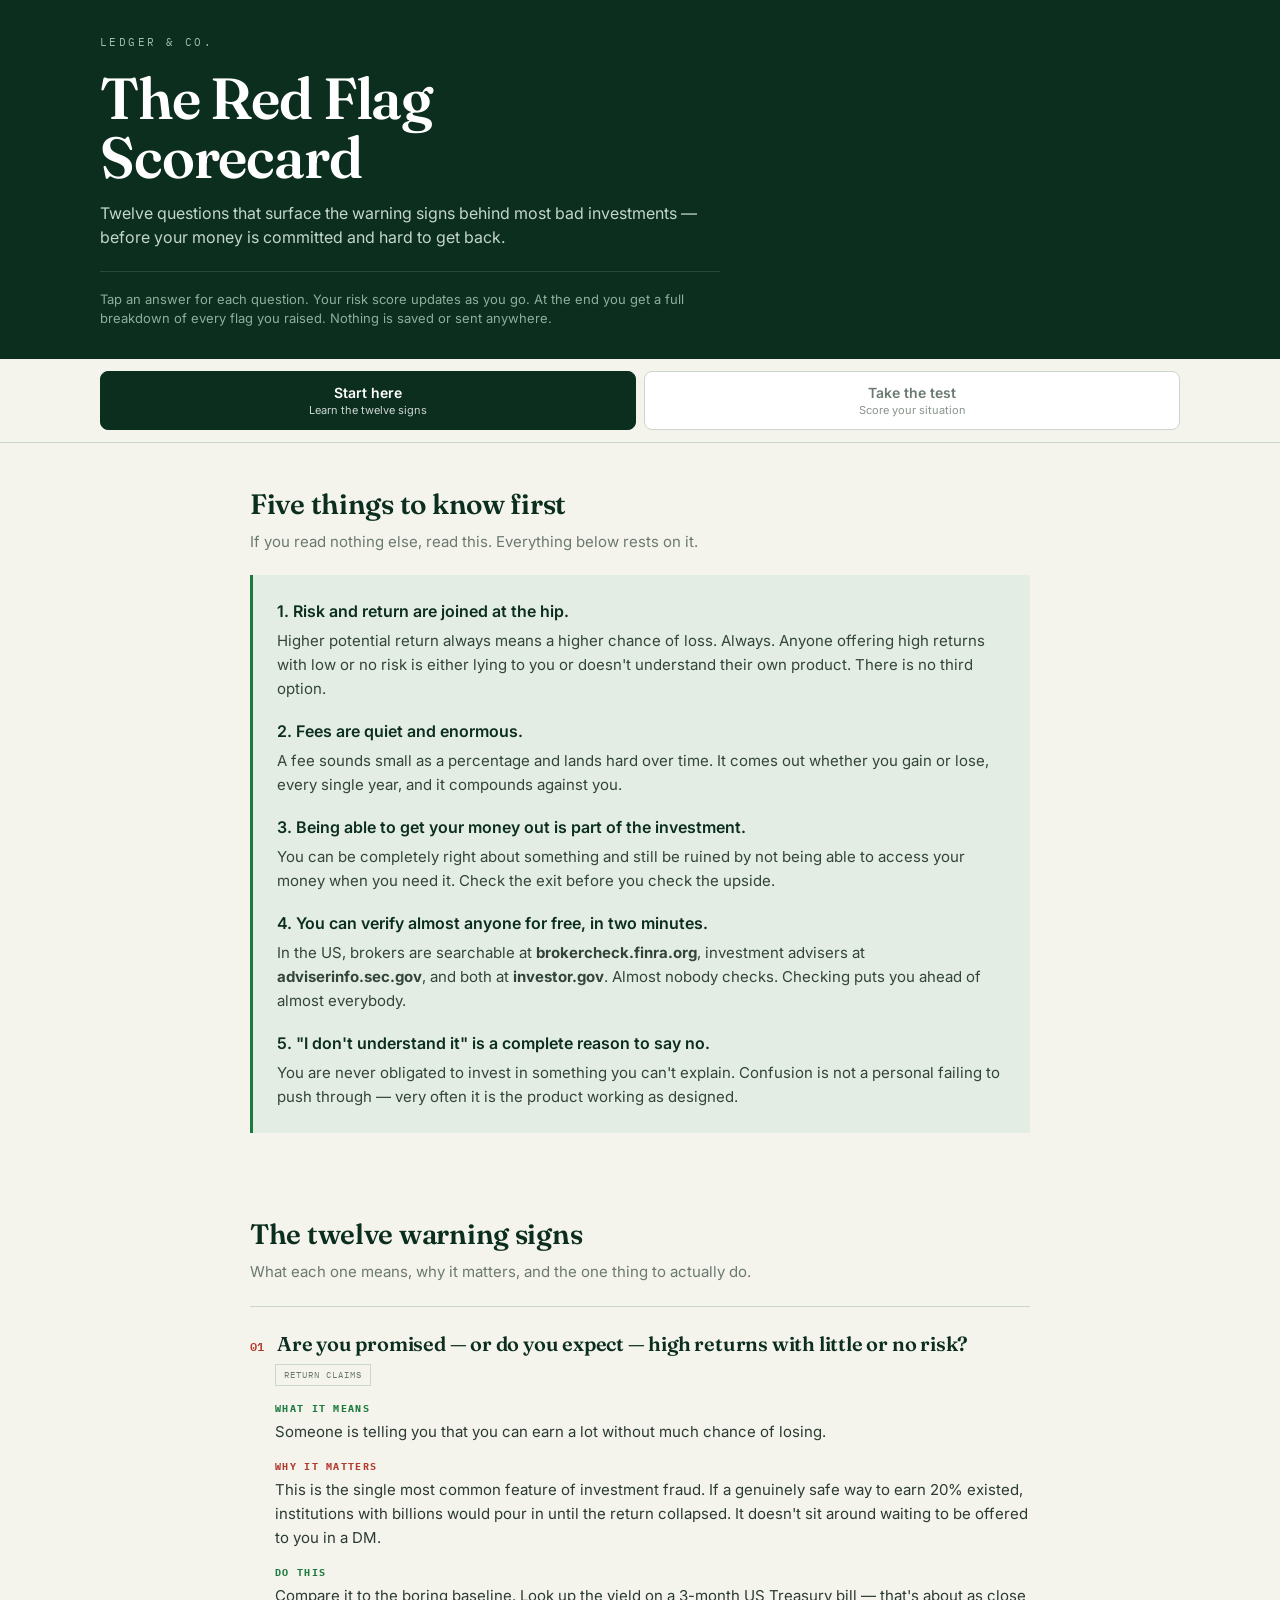
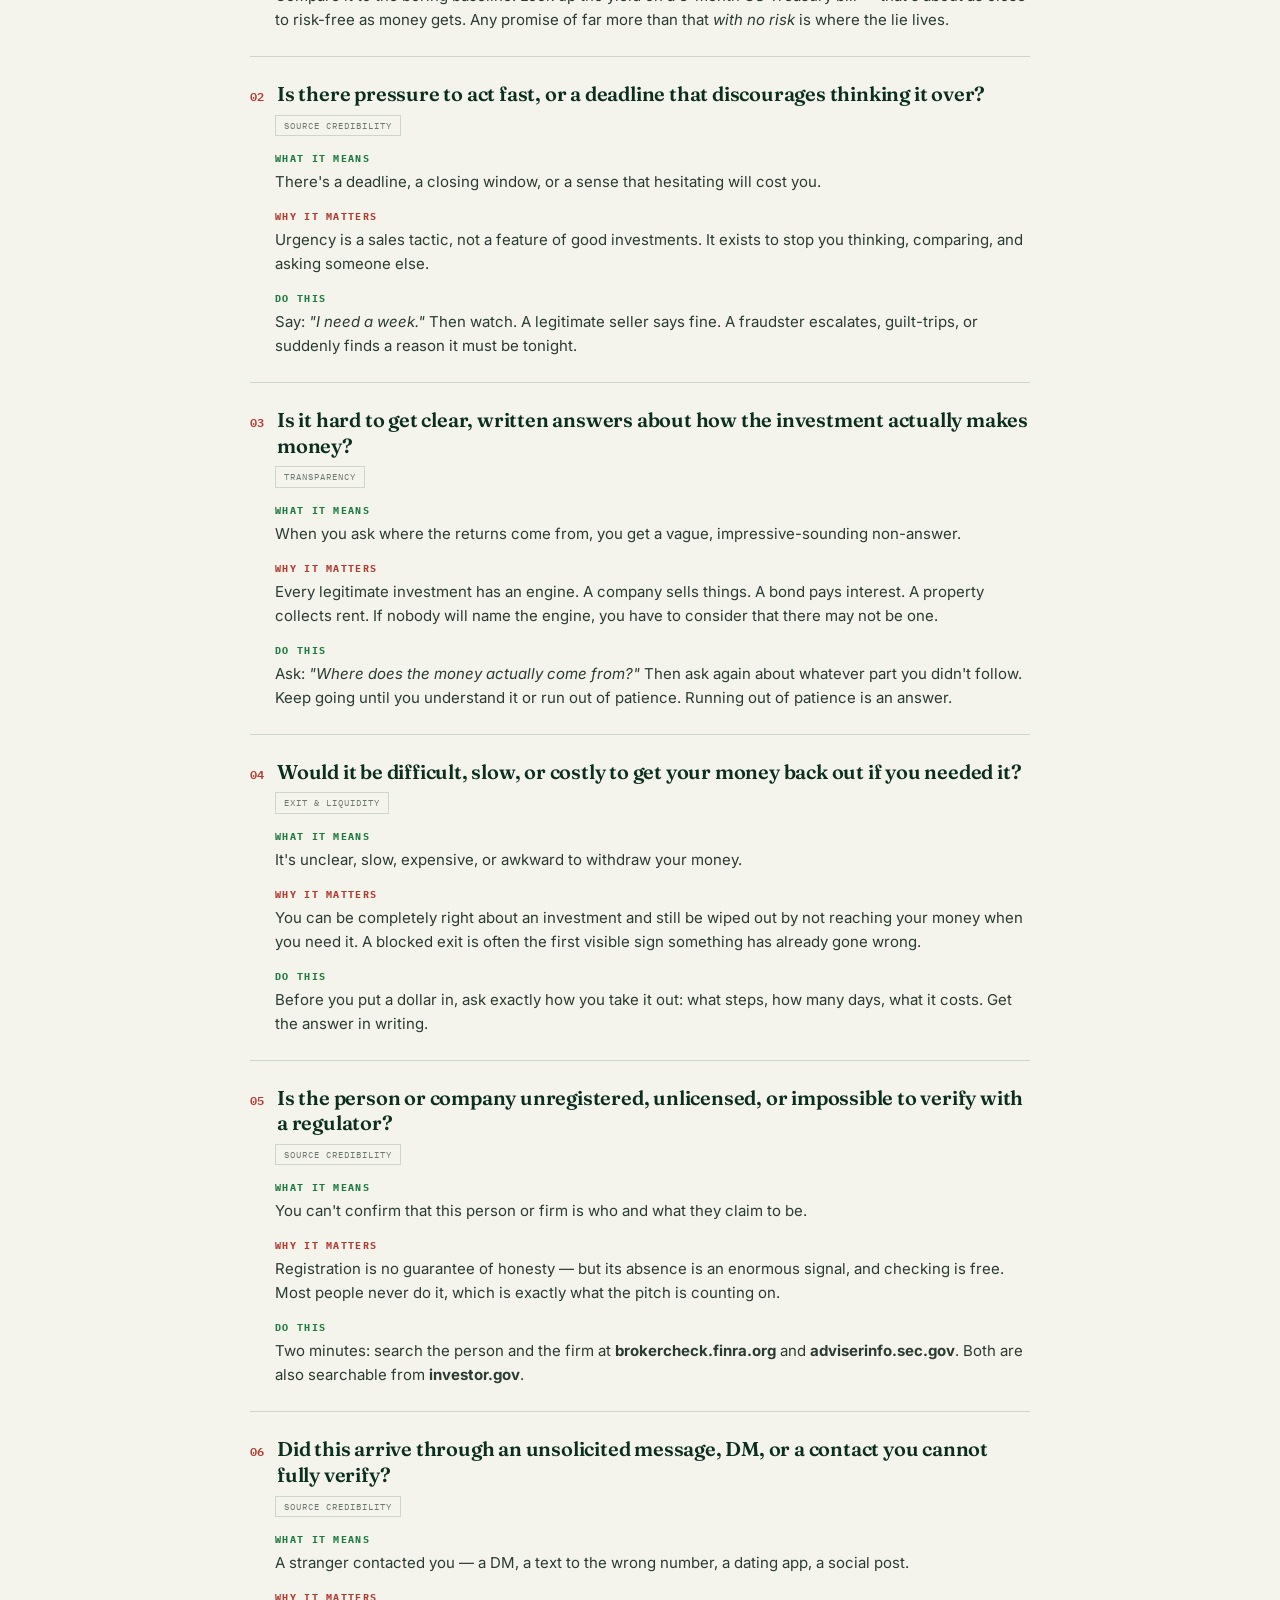
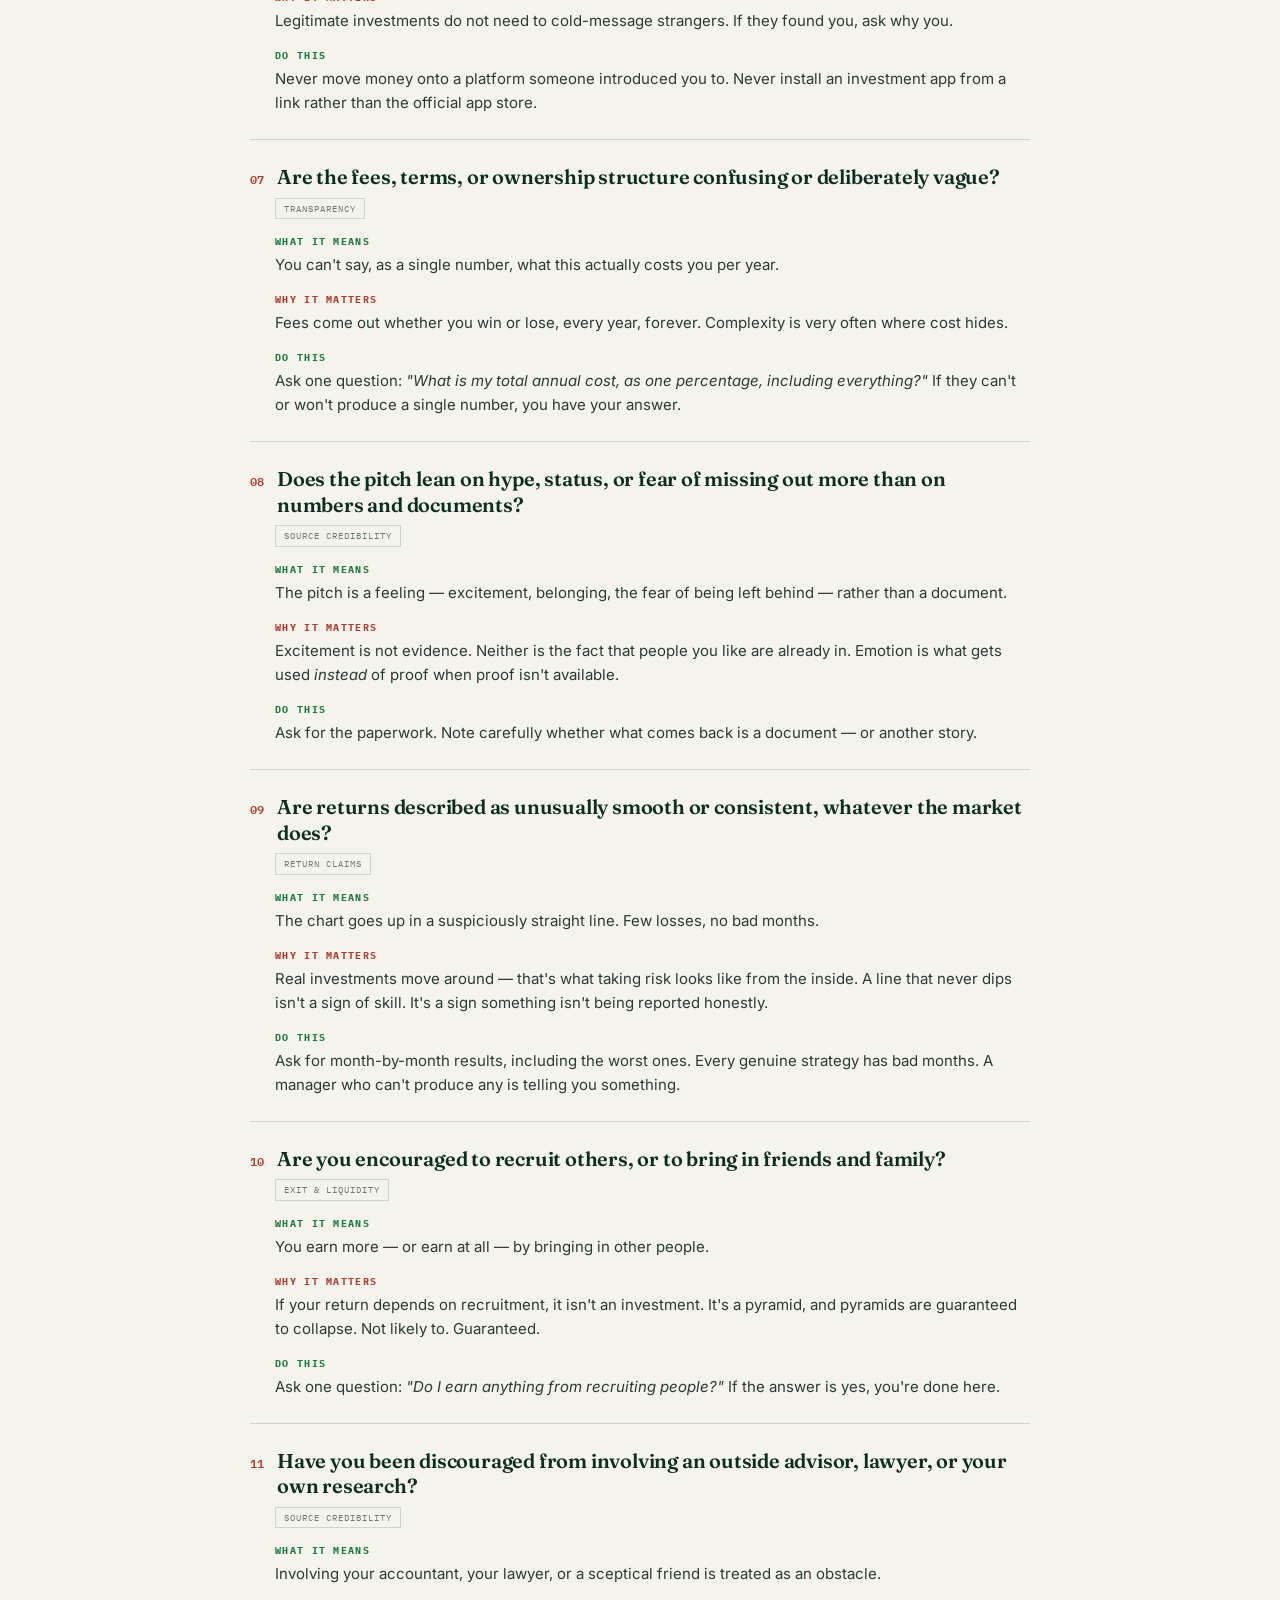
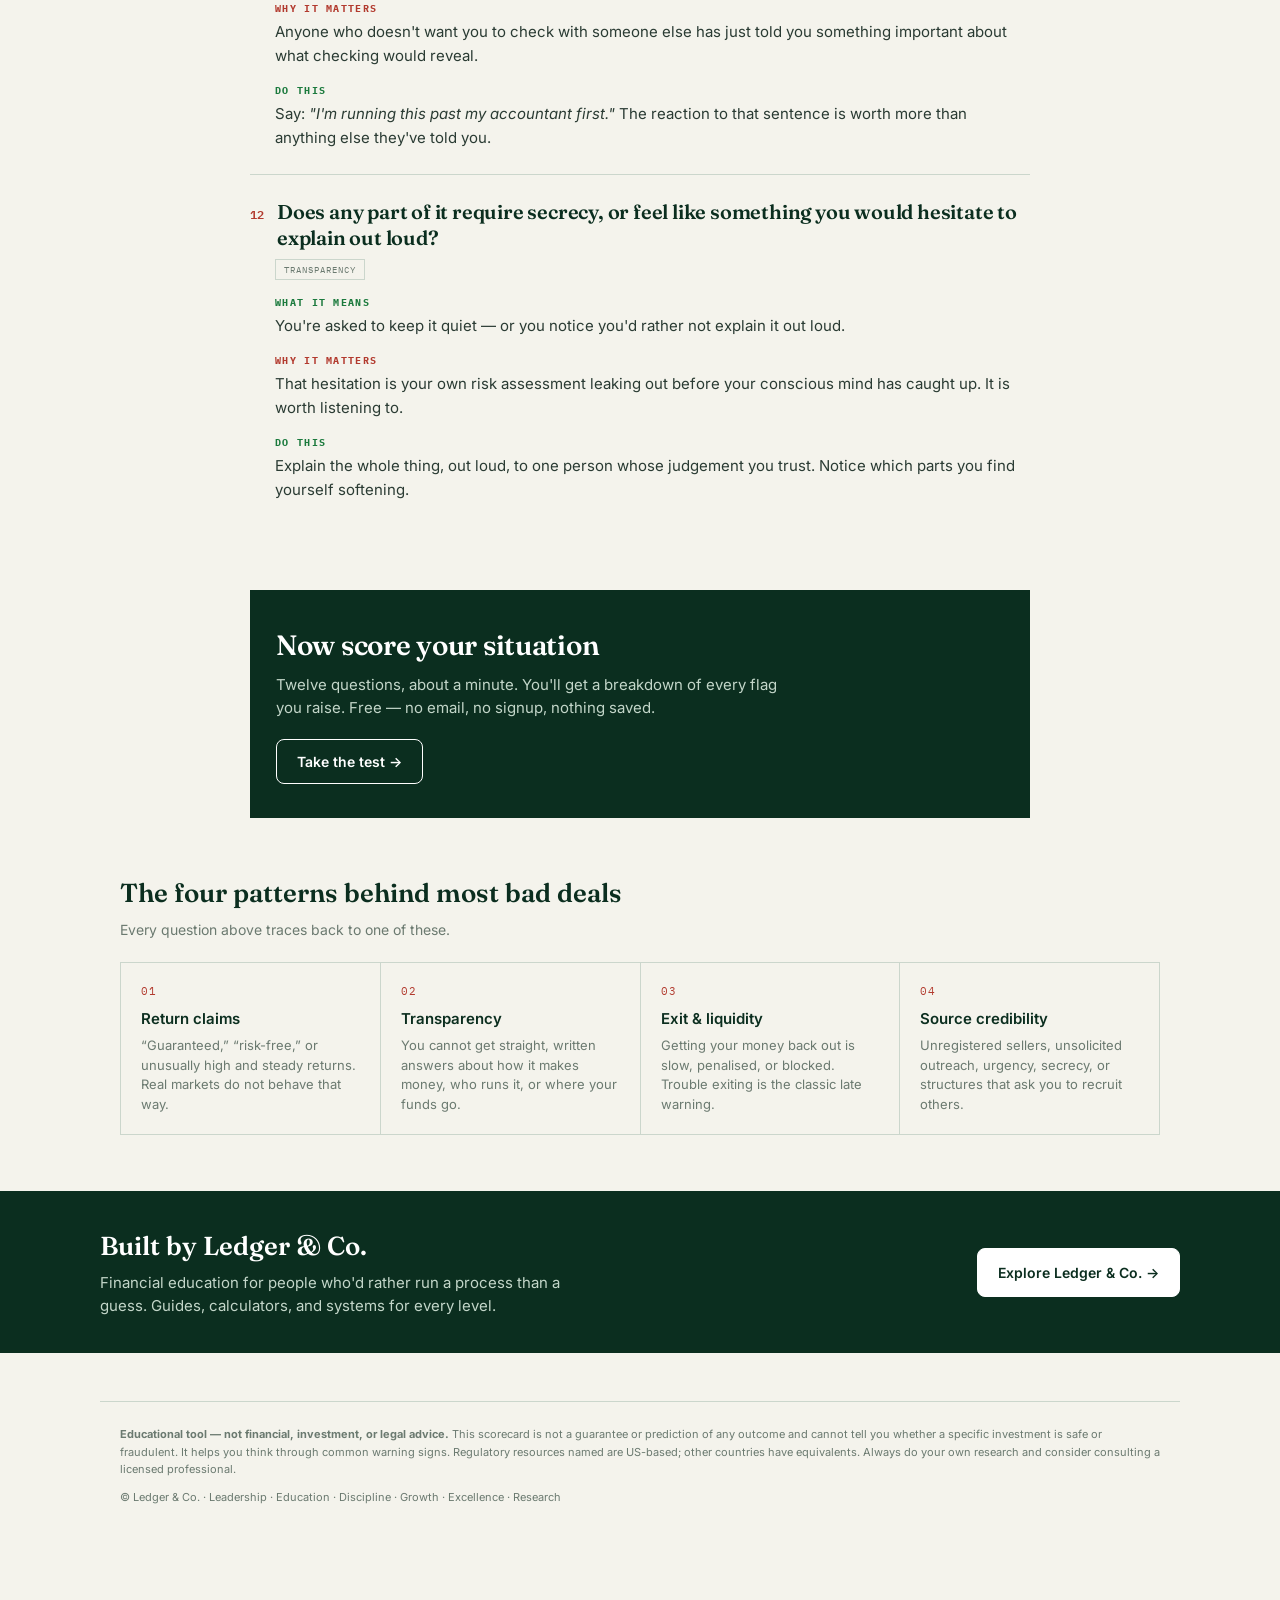
<file: red-flag-scorecard.html>
<!DOCTYPE html>
<html lang="en">
<head>
<meta charset="utf-8">
<meta name="viewport" content="width=device-width, initial-scale=1">
<title>The Red Flag Scorecard — Ledger &amp; Co.</title>
<meta name="description" content="Twelve questions that surface the warning signs behind most bad investments. Free, instant, nothing saved.">
<link rel="preconnect" href="https://fonts.googleapis.com">
<link rel="preconnect" href="https://fonts.gstatic.com" crossorigin>
<link href="https://fonts.googleapis.com/css2?family=Fraunces:opsz,wght@9..144,400;9..144,600;9..144,700&family=Inter:wght@400;500;600&family=IBM+Plex+Mono:wght@400;500;600&display=swap" rel="stylesheet">
<style>
  :root{
    --ink:#0B2E1F; --paper:#F4F3EC; --bar:#E3EDE4; --rule:#CBD6CC;
    --flag:#B23A2E; --caution:#B07D18; --clear:#1B7A3D; --muted:#6B7A70;
  }
  *{box-sizing:border-box;margin:0;padding:0}
  [hidden]{display:none!important}
  html{-webkit-text-size-adjust:100%}
  body{background:var(--paper);color:var(--ink);font-family:'Inter',system-ui,sans-serif;line-height:1.5;padding-bottom:120px}
  .num{font-family:'IBM Plex Mono',monospace;font-variant-numeric:tabular-nums}

  header{background:var(--ink);color:#fff;padding:34px 20px 30px}
  .wrap{max-width:1080px;margin:0 auto}
  .brand{font-family:'IBM Plex Mono',monospace;font-size:11px;letter-spacing:.22em;text-transform:uppercase;color:#9DBFAB;margin-bottom:18px}
  h1{font-family:'Fraunces',serif;font-weight:600;font-size:clamp(34px,7vw,58px);line-height:1.02;letter-spacing:-.02em}
  .thesis{margin-top:14px;max-width:620px;color:#C3D6C9;font-size:16px}
  .howto{margin-top:22px;padding-top:18px;border-top:1px solid #2A4A38;font-size:13px;color:#8FAE9C;max-width:620px}

  .grid{max-width:1080px;margin:0 auto;padding:0 20px;display:grid;grid-template-columns:1fr 268px;gap:40px;align-items:start}

  /* Questions */
  .sheet{margin-top:34px;border-top:2px solid var(--ink)}
  .q{display:grid;grid-template-columns:34px 1fr;gap:12px;padding:20px 14px;border-bottom:1px solid var(--rule);position:relative;transition:background .18s}
  .q:nth-child(odd){background:var(--bar)}
  .q.answered:nth-child(odd){background:rgba(227,237,228,.45)}
  .q::before{content:"";position:absolute;left:0;top:0;bottom:0;width:3px;background:transparent;transition:background .2s}
  .q[data-state="2"]::before{background:var(--flag)}
  .q[data-state="1"]::before{background:var(--caution)}
  .q[data-state="0"]::before{background:var(--clear)}
  .qn{font-family:'IBM Plex Mono',monospace;font-size:12px;color:var(--muted);padding-top:3px}
  .qt{font-size:16px;font-weight:500;line-height:1.45}
  .opts{grid-column:2;display:flex;gap:8px;margin-top:14px;flex-wrap:wrap}
  .opt{flex:1 1 0;min-width:96px;display:flex;align-items:center;justify-content:space-between;gap:8px;
    padding:11px 13px;border:1.5px solid var(--rule);border-radius:8px;background:#fff;color:var(--ink);
    cursor:pointer;font-family:'Inter',sans-serif;font-size:14px;font-weight:600;transition:all .15s}
  .opt:hover{border-color:var(--ink)}
  .opt:focus-visible{outline:3px solid var(--ink);outline-offset:2px}
  .pts{font-family:'IBM Plex Mono',monospace;font-size:12px;font-weight:600;color:var(--muted)}
  .opt[aria-pressed="true"]{color:#fff;border-color:transparent}
  .opt[aria-pressed="true"] .pts{color:rgba(255,255,255,.75)}
  .opt.yes[aria-pressed="true"]{background:var(--flag)}
  .opt.unsure[aria-pressed="true"]{background:var(--caution)}
  .opt.no[aria-pressed="true"]{background:var(--clear)}

  /* Rail */
  .rail{position:sticky;top:26px;margin-top:34px}
  .rail-inner{border:2px solid var(--ink);background:#fff;padding:20px}
  .rail-label{font-family:'IBM Plex Mono',monospace;font-size:10px;letter-spacing:.18em;text-transform:uppercase;color:var(--muted);margin-bottom:6px}
  .score{font-family:'IBM Plex Mono',monospace;font-weight:600;font-size:56px;line-height:1;letter-spacing:-.03em}
  .score span:last-child{font-size:20px;color:var(--muted)}
  .meter{height:10px;background:var(--bar);border:1px solid var(--rule);margin:16px 0 6px;overflow:hidden}
  .fill{height:100%;width:0;background:var(--clear);transition:width .35s cubic-bezier(.4,0,.2,1),background .35s}
  .meter-legend{display:flex;justify-content:space-between;font-family:'IBM Plex Mono',monospace;font-size:10px;color:var(--muted)}
  .band{margin-top:18px;padding:12px;border:1px solid var(--rule);font-family:'IBM Plex Mono',monospace;
    font-size:11px;letter-spacing:.12em;text-transform:uppercase;font-weight:600;text-align:center;color:var(--muted)}
  .band.f2{background:var(--flag);color:#fff;border-color:var(--flag)}
  .band.f1{background:var(--caution);color:#fff;border-color:var(--caution)}
  .band.f0{background:var(--clear);color:#fff;border-color:var(--clear)}
  .verdict{margin-top:12px;font-size:13px;line-height:1.5}
  .progress{margin-top:16px;padding-top:12px;border-top:1px solid var(--rule);font-family:'IBM Plex Mono',monospace;
    font-size:11px;color:var(--muted);display:flex;justify-content:space-between}
  .reset{margin-top:14px;width:100%;padding:10px;background:none;border:1px solid var(--rule);border-radius:6px;
    cursor:pointer;font-family:'Inter',sans-serif;font-size:12px;font-weight:600;color:var(--muted)}
  .reset:hover{border-color:var(--ink);color:var(--ink)}

  /* ===== REPORT ===== */
  .report{margin-top:34px}
  .rep-hero{border:2px solid var(--ink);background:#fff;padding:30px 26px}
  .rep-label{font-family:'IBM Plex Mono',monospace;font-size:10px;letter-spacing:.18em;text-transform:uppercase;color:var(--muted)}
  .rep-score{font-family:'IBM Plex Mono',monospace;font-weight:600;font-size:68px;line-height:1;letter-spacing:-.03em;margin-top:6px}
  .rep-score span{font-size:22px;color:var(--muted)}
  .rep-band{display:inline-block;margin-top:14px;padding:7px 14px;font-family:'IBM Plex Mono',monospace;
    font-size:11px;letter-spacing:.14em;text-transform:uppercase;font-weight:600;color:#fff;background:var(--muted)}
  .rep-band.f2{background:var(--flag)} .rep-band.f1{background:var(--caution)} .rep-band.f0{background:var(--clear)}
  .rep-verdict{margin-top:16px;font-size:16px;line-height:1.55;max-width:600px}
  .rep-tally{display:flex;gap:1px;background:var(--rule);border:1px solid var(--rule);margin-top:22px}
  .rep-tally > div{flex:1;background:var(--paper);padding:14px 12px;text-align:center}
  .rep-tally .n{font-family:'IBM Plex Mono',monospace;font-size:26px;font-weight:600;line-height:1}
  .rep-tally .l{font-size:11px;color:var(--muted);margin-top:5px}
  .rep-tally .t2 .n{color:var(--flag)} .rep-tally .t1 .n{color:var(--caution)} .rep-tally .t0 .n{color:var(--clear)}

  /* Track toggle inside the report */
  .track{display:flex;gap:8px;margin-top:22px}
  .tbtn{flex:1;padding:12px;border:1.5px solid var(--rule);border-radius:8px;background:#fff;cursor:pointer;
    font-family:'Inter',sans-serif;font-size:14px;font-weight:600;color:var(--muted);text-align:center;transition:all .15s}
  .tbtn small{display:block;font-weight:400;font-size:11px;margin-top:2px;opacity:.8}
  .tbtn[aria-pressed="true"]{background:var(--ink);color:#fff;border-color:var(--ink)}
  .tbtn:focus-visible{outline:3px solid var(--ink);outline-offset:2px}

  /* ===== Top view switch ===== */
  .viewswitch{position:sticky;top:0;z-index:40;background:var(--paper);border-bottom:1px solid var(--rule);padding:12px 20px}
  .vs-inner{max-width:1080px;margin:0 auto;display:flex;gap:8px}
  .vbtn{flex:1;padding:12px;border:1.5px solid var(--rule);border-radius:8px;background:#fff;cursor:pointer;
    font-family:'Inter',sans-serif;font-size:14px;font-weight:600;color:var(--muted);text-align:center;transition:all .15s}
  .vbtn small{display:block;font-weight:400;font-size:11px;margin-top:2px;opacity:.8}
  .vbtn[aria-pressed="true"]{background:var(--ink);color:#fff;border-color:var(--ink)}
  .vbtn:focus-visible{outline:3px solid var(--ink);outline-offset:2px}

  /* ===== Learn ===== */
  .lwrap{max-width:820px;margin:0 auto;padding:0 20px}
  .learnwrap section{padding:40px 0}
  .learnwrap h2{font-family:'Fraunces',serif;font-size:28px;font-weight:600;margin-bottom:6px;letter-spacing:-.01em}
  .learnwrap .lede{color:var(--muted);font-size:15px;margin-bottom:22px}
  .primer{background:var(--bar);border-left:3px solid var(--clear);padding:24px}
  .primer h3{font-size:16px;font-weight:600;margin:18px 0 6px}
  .primer h3:first-child{margin-top:0}
  .primer p{font-size:15px;color:#33443B;line-height:1.6}
  .lsign{border-top:1px solid var(--rule);padding:24px 0}
  .lsign-h{display:flex;gap:13px;align-items:baseline}
  .lsign-n{font-family:'IBM Plex Mono',monospace;font-size:12px;font-weight:600;color:var(--flag)}
  .lsign h3{font-family:'Fraunces',serif;font-size:20px;font-weight:600;line-height:1.28;letter-spacing:-.01em}
  .lcat{display:inline-block;margin:8px 0 0 25px;padding:3px 8px;border:1px solid var(--rule);
    font-family:'IBM Plex Mono',monospace;font-size:9px;letter-spacing:.11em;text-transform:uppercase;color:var(--muted)}
  .lblk{margin-top:15px;padding-left:25px}
  .lblk h4{font-family:'IBM Plex Mono',monospace;font-size:10px;letter-spacing:.13em;text-transform:uppercase;color:var(--clear);margin-bottom:4px}
  .lblk h4.w{color:var(--flag)}
  .lblk p{font-size:15px;color:#2A3B33;line-height:1.6}
  .learn-cta{background:var(--ink);color:#fff;margin:24px 0 48px;padding:34px 26px}
  .learn-cta h2{color:#fff;margin-bottom:8px}
  .learn-cta p{color:#C3D6C9;font-size:15px;max-width:520px;margin-bottom:20px}
  .learn-cta .btn{background:#fff;color:var(--ink);border-color:#fff}

  .rep-sec{margin-top:34px}
  .rep-sec h2{font-family:'Fraunces',serif;font-size:26px;font-weight:600;margin-bottom:4px}
  .rep-sec .sub{color:var(--muted);font-size:14px;margin-bottom:20px}

  .item{background:#fff;border:1px solid var(--rule);border-left:3px solid var(--rule);margin-bottom:14px}
  .item.f2{border-left-color:var(--flag)}
  .item.f1{border-left-color:var(--caution)}
  .item-h{padding:16px 18px 0;display:flex;gap:12px;align-items:baseline}
  .item-n{font-family:'IBM Plex Mono',monospace;font-size:11px;font-weight:600;color:var(--muted)}
  .item-h h3{font-family:'Fraunces',serif;font-size:19px;font-weight:600;line-height:1.3}
  .tag{display:inline-block;margin:10px 0 0 41px;padding:3px 8px;font-family:'IBM Plex Mono',monospace;
    font-size:9px;letter-spacing:.12em;text-transform:uppercase;font-weight:600;color:#fff}
  .tag.f2{background:var(--flag)} .tag.f1{background:var(--caution)}
  .blk{padding:0 18px 16px 41px;margin-top:14px}
  .blk h4{font-family:'IBM Plex Mono',monospace;font-size:10px;letter-spacing:.13em;text-transform:uppercase;color:var(--clear);margin-bottom:5px}
  .blk p{font-size:15px;color:#2A3B33;line-height:1.55}
  .gb{display:grid;grid-template-columns:1fr 1fr;gap:1px;background:var(--rule);border-top:1px solid var(--rule)}
  .gb > div{background:var(--paper);padding:13px 16px;font-size:14px;line-height:1.5}
  .gb .lbl{font-family:'IBM Plex Mono',monospace;font-size:9px;letter-spacing:.12em;text-transform:uppercase;display:block;margin-bottom:5px;font-weight:600}
  .gb .g .lbl{color:var(--clear)} .gb .b .lbl{color:var(--flag)}
  .doit{background:var(--bar);padding:14px 18px 14px 41px;font-size:14px;color:#2A3B33;border-top:1px solid var(--rule);line-height:1.55}
  .doit strong{font-family:'IBM Plex Mono',monospace;font-size:9px;letter-spacing:.12em;text-transform:uppercase;
    color:var(--muted);display:block;margin-bottom:5px;font-weight:600}
  @media(max-width:640px){.gb{grid-template-columns:1fr}}

  .cleared{border:1px solid var(--rule);background:#fff;padding:18px}
  .cleared h4{font-family:'IBM Plex Mono',monospace;font-size:10px;letter-spacing:.13em;text-transform:uppercase;color:var(--clear);margin-bottom:10px}
  .cleared ul{margin-left:18px;font-size:14px;color:var(--muted)}
  .cleared li{margin-bottom:4px}

  .next{border:2px solid var(--ink);background:#fff;margin-top:14px}
  .next-h{padding:12px 18px;color:#fff;font-family:'IBM Plex Mono',monospace;font-size:11px;letter-spacing:.12em;text-transform:uppercase;font-weight:600}
  .next.f2 .next-h{background:var(--flag)} .next.f1 .next-h{background:var(--caution)} .next.f0 .next-h{background:var(--clear)}
  .next-b{padding:16px 18px;font-size:15px}
  .next-b ul{margin:0 0 0 18px} .next-b li{margin-bottom:7px}

  .actions{display:flex;gap:10px;margin-top:24px;flex-wrap:wrap}
  .btn{padding:13px 20px;border-radius:8px;cursor:pointer;text-decoration:none;font-family:'Inter',sans-serif;
    font-size:14px;font-weight:600;border:1.5px solid var(--ink);display:inline-block}
  .btn.primary{background:var(--ink);color:#fff}
  .btn.ghost{background:none;color:var(--ink)}
  .btn.ghost:hover{background:var(--bar)}
  .note{margin-top:16px;font-size:12px;color:var(--muted);max-width:520px}

  .patterns{max-width:1080px;margin:56px auto 0;padding:0 20px}
  .patterns h2{font-family:'Fraunces',serif;font-size:26px;font-weight:600;margin-bottom:6px}
  .patterns p.sub{color:var(--muted);font-size:14px;margin-bottom:22px}
  .pgrid{display:grid;grid-template-columns:repeat(auto-fit,minmax(210px,1fr));gap:1px;background:var(--rule);border:1px solid var(--rule)}
  .p{background:var(--paper);padding:20px}
  .p .k{font-family:'IBM Plex Mono',monospace;font-size:11px;color:var(--flag);letter-spacing:.1em;margin-bottom:8px}
  .p h3{font-size:15px;font-weight:600;margin-bottom:6px}
  .p p{font-size:13px;color:var(--muted);line-height:1.5}

  .sitecta{background:var(--ink);color:#fff;margin-top:56px;padding:36px 20px}
  .sitecta .wrap{display:flex;align-items:center;justify-content:space-between;gap:24px;flex-wrap:wrap}
  .sitecta h2{font-family:'Fraunces',serif;font-size:26px;font-weight:600;color:#fff;margin-bottom:6px}
  .sitecta p{color:#C3D6C9;font-size:15px;max-width:480px}
  .sitecta .btn{background:#fff;color:var(--ink);border-color:#fff;white-space:nowrap}

  footer{max-width:1080px;margin:48px auto 0;padding:24px 20px 40px;border-top:1px solid var(--rule);
    font-size:11px;color:var(--muted);line-height:1.6}

  @media(max-width:860px){
    .grid{grid-template-columns:1fr;gap:0}
    .rail{position:fixed;top:auto;bottom:0;left:0;right:0;margin:0;z-index:20}
    .rail-inner{border:none;border-top:2px solid var(--ink);padding:12px 16px;display:grid;
      grid-template-columns:auto 1fr;gap:14px;align-items:center;box-shadow:0 -6px 22px rgba(11,46,31,.13)}
    .rail-label,.verdict,.meter-legend,.reset{display:none}
    .score{font-size:34px}
    .meter{margin:8px 0 0}
    .band{margin-top:0;padding:8px;font-size:10px}
    .progress{margin:6px 0 0;padding:0;border:none}
    .opt{min-width:0;padding:11px 10px;font-size:13px}
    .rep-score{font-size:52px}
  }
  @media(prefers-reduced-motion:reduce){*{transition:none!important}}
</style>
</head>
<body>

<header>
  <div class="wrap">
    <div class="brand">Ledger &amp; Co.</div>
    <h1>The Red Flag<br>Scorecard</h1>
    <p class="thesis">Twelve questions that surface the warning signs behind most bad investments — before your money is committed and hard to get back.</p>
    <p class="howto">Tap an answer for each question. Your risk score updates as you go. At the end you get a full breakdown of every flag you raised. Nothing is saved or sent anywhere.</p>
  </div>
</header>

<div class="viewswitch">
  <div class="vs-inner">
    <button class="vbtn" id="vLearn" type="button" aria-pressed="true">Start here<small>Learn the twelve signs</small></button>
    <button class="vbtn" id="vTest" type="button" aria-pressed="false">Take the test<small>Score your situation</small></button>
  </div>
</div>

<!-- ============ LEARN ============ -->
<div class="learnwrap" id="learn">
  <div class="lwrap">
    <section>
      <h2>Five things to know first</h2>
      <p class="lede">If you read nothing else, read this. Everything below rests on it.</p>
      <div class="primer">
        <h3>1. Risk and return are joined at the hip.</h3>
        <p>Higher potential return always means a higher chance of loss. Always. Anyone offering high returns with low or no risk is either lying to you or doesn't understand their own product. There is no third option.</p>
        <h3>2. Fees are quiet and enormous.</h3>
        <p>A fee sounds small as a percentage and lands hard over time. It comes out whether you gain or lose, every single year, and it compounds against you.</p>
        <h3>3. Being able to get your money out is part of the investment.</h3>
        <p>You can be completely right about something and still be ruined by not being able to access your money when you need it. Check the exit before you check the upside.</p>
        <h3>4. You can verify almost anyone for free, in two minutes.</h3>
        <p>In the US, brokers are searchable at <strong>brokercheck.finra.org</strong>, investment advisers at <strong>adviserinfo.sec.gov</strong>, and both at <strong>investor.gov</strong>. Almost nobody checks. Checking puts you ahead of almost everybody.</p>
        <h3>5. "I don't understand it" is a complete reason to say no.</h3>
        <p>You are never obligated to invest in something you can't explain. Confusion is not a personal failing to push through — very often it is the product working as designed.</p>
      </div>
    </section>

    <section>
      <h2>The twelve warning signs</h2>
      <p class="lede">What each one means, why it matters, and the one thing to actually do.</p>
      <div id="learnList"></div>
    </section>

    <div class="learn-cta">
      <h2>Now score your situation</h2>
      <p>Twelve questions, about a minute. You'll get a breakdown of every flag you raise. Free — no email, no signup, nothing saved.</p>
      <button class="btn primary" id="goTest" type="button">Take the test →</button>
    </div>
  </div>
</div>

<!-- ============ TEST ============ -->
<div class="grid" id="test" hidden>
  <main>
    <div class="sheet" id="sheet"></div>
    <div class="report" id="report" hidden></div>
  </main>

  <aside class="rail">
    <div class="rail-inner">
      <div>
        <div class="rail-label">Risk score</div>
        <div class="score num"><span id="scoreVal">—</span><span>/100</span></div>
      </div>
      <div>
        <div class="meter"><div class="fill" id="fill"></div></div>
        <div class="meter-legend"><span>0</span><span>50</span><span>100</span></div>
        <div class="band" id="band">Awaiting answers</div>
        <p class="verdict" id="verdict">Answer all twelve to see your verdict.</p>
        <div class="progress">
          <span id="prog">0 of 12 answered</span>
          <span id="flags">0 flags</span>
        </div>
        <button class="reset" id="reset">Start over</button>
      </div>
    </div>
  </aside>
</div>

<section class="patterns">
  <h2>The four patterns behind most bad deals</h2>
  <p class="sub">Every question above traces back to one of these.</p>
  <div class="pgrid">
    <div class="p"><div class="k">01</div><h3>Return claims</h3><p>“Guaranteed,” “risk-free,” or unusually high and steady returns. Real markets do not behave that way.</p></div>
    <div class="p"><div class="k">02</div><h3>Transparency</h3><p>You cannot get straight, written answers about how it makes money, who runs it, or where your funds go.</p></div>
    <div class="p"><div class="k">03</div><h3>Exit &amp; liquidity</h3><p>Getting your money back out is slow, penalised, or blocked. Trouble exiting is the classic late warning.</p></div>
    <div class="p"><div class="k">04</div><h3>Source credibility</h3><p>Unregistered sellers, unsolicited outreach, urgency, secrecy, or structures that ask you to recruit others.</p></div>
  </div>
</section>

<div class="sitecta">
  <div class="wrap">
    <div>
      <h2>Built by Ledger &amp; Co.</h2>
      <p>Financial education for people who'd rather run a process than a guess. Guides, calculators, and systems for every level.</p>
    </div>
    <a class="btn primary" href="https://onestopdesignshop.github.io/Ledger-co-site/">Explore Ledger &amp; Co. →</a>
  </div>
</div>

<footer>
  <p><strong>Educational tool — not financial, investment, or legal advice.</strong> This scorecard is not a guarantee or prediction of any outcome and cannot tell you whether a specific investment is safe or fraudulent. It helps you think through common warning signs. Regulatory resources named are US-based; other countries have equivalents. Always do your own research and consider consulting a licensed professional.</p>
  <p style="margin-top:10px">© Ledger &amp; Co. · Leadership · Education · Discipline · Growth · Excellence · Research</p>
</footer>

<script>
const Q = [
{
 t:"Are you promised — or do you expect — high returns with little or no risk?",
 c:"Return claims",
 bm:"Someone is telling you that you can earn a lot without much chance of losing.",
 bw:"This is the single most common feature of investment fraud. If a genuinely safe way to earn 20% existed, institutions with billions would pour in until the return collapsed. It doesn't sit around waiting to be offered to you in a DM.",
 ba:"Compare it to the boring baseline. Look up the yield on a 3-month US Treasury bill — that's about as close to risk-free as money gets. Any promise of far more than that <em>with no risk</em> is where the lie lives.",
 why:"Return above the risk-free rate is compensation for taking risk. It isn't a reward for being clever or early. If a genuinely safe way to earn 20% existed, institutions with billions would pour in until the return collapsed — it would not be sitting around waiting to be offered to you.",
 good:"\"Expected return is X. Here is the range of outcomes. Here is our worst year and what caused it.\"",
 bad:"\"Guaranteed.\" \"Risk-free.\" \"We've never had a down month.\" \"Fixed 2% monthly.\"",
 act:"Ask what specific risk you are being paid to take. If nobody can name it, there is no strategy. Then ask for the worst month, worst year, and maximum drawdown — every real strategy has them.",
 unsure:"Find out what the actual return claim is, in writing, and compare it to a 3-month Treasury bill. That's your risk-free baseline. Anything far above it with \"no risk\" attached is where the lie lives."
},
{
 t:"Is there pressure to act fast, or a deadline that discourages thinking it over?",
 c:"Source credibility",
 bm:"There's a deadline, a closing window, or a sense that hesitating will cost you.",
 bw:"Urgency is a sales tactic, not a feature of good investments. It exists to stop you thinking, comparing, and asking someone else.",
 ba:"Say: <em>\"I need a week.\"</em> Then watch. A legitimate seller says fine. A fraudster escalates, guilt-trips, or suddenly finds a reason it must be tonight.",
 why:"Urgency exists to stop you thinking, comparing, and asking someone else. Fraud depends entirely on you not doing those three things. It also serves the seller structurally — money must arrive before you research.",
 good:"\"The round closes on the 30th, here's the term sheet. Take your time — if you miss this one there will be others.\"",
 bad:"\"Spots are filling up.\" \"The price goes up at midnight.\" \"I can only hold this for you today.\"",
 act:"Say \"I need a week\" and watch what happens. A legitimate seller says fine. A fraudster escalates, guilt-trips, or suddenly finds a reason it must be tonight. That reaction is worth more than the pitch.",
 unsure:"Ask for the deadline in writing, with the reason for it. Real closes are documented. Then test it — passing on a real opportunity costs you one opportunity. Rushing into a fraud costs you the principal."
},
{
 t:"Is it hard to get clear, written answers about how the investment actually makes money?",
 c:"Transparency",
 bm:"When you ask where the returns come from, you get a vague, impressive-sounding non-answer.",
 bw:"Every legitimate investment has an engine. A company sells things. A bond pays interest. A property collects rent. If nobody will name the engine, you have to consider that there may not be one.",
 ba:"Ask: <em>\"Where does the money actually come from?\"</em> Then ask again about whatever part you didn't follow. Keep going until you understand it or run out of patience. Running out of patience is an answer.",
 why:"Every legitimate investment has an engine — a company sells things, a bond pays interest, a property collects rent. A Ponzi scheme has no engine at all, which is precisely why its strategy can never survive a follow-up question. The absence of an explanation is not a communication problem. It is the structure.",
 good:"A specific, documented strategy, audited statements, an independent custodian, and an administrator you can call.",
 bad:"\"Proprietary algorithm.\" \"Secret arbitrage.\" \"You wouldn't understand the strategy.\"",
 act:"Ask where the money actually comes from — then keep asking about whatever part you didn't follow. Ask who holds the assets and who prices them. If the manager marks their own book, the returns are an opinion.",
 unsure:"Get the strategy in writing. Ask for audited financials, then verify the auditor is real and independent. A large fund with a tiny unknown auditor is a serious structural warning."
},
{
 t:"Would it be difficult, slow, or costly to get your money back out if you needed it?",
 c:"Exit &amp; liquidity",
 bm:"It's unclear, slow, expensive, or awkward to withdraw your money.",
 bw:"You can be completely right about an investment and still be wiped out by not reaching your money when you need it. A blocked exit is often the first visible sign something has already gone wrong.",
 ba:"Before you put a dollar in, ask exactly how you take it out: what steps, how many days, what it costs. Get the answer in writing.",
 why:"You can be completely right about an investment and still be wiped out by not reaching your money when you need it. And a blocked exit is very often the first visible sign that something has already gone wrong inside.",
 good:"Written redemption terms, a lock-up you agreed to in advance, and a clear fee schedule.",
 bad:"Withdrawals \"processing\" indefinitely. Access \"temporarily paused.\" A fee required <em>before</em> your funds can be released.",
 act:"Read the redemption terms in the offering documents — not the pitch deck. Ask what happens if many investors withdraw at once. Watch for any restriction that appears only <em>after</em> you ask to leave.",
 unsure:"Before a dollar moves, get it in writing: what steps, how many days, what it costs to withdraw. If nobody will put that in an email, you have your answer."
},
{
 t:"Is the person or company unregistered, unlicensed, or impossible to verify with a regulator?",
 c:"Source credibility",
 bm:"You can't confirm that this person or firm is who and what they claim to be.",
 bw:"Registration is no guarantee of honesty — but its absence is an enormous signal, and checking is free. Most people never do it, which is exactly what the pitch is counting on.",
 ba:"Two minutes: search the person and the firm at <strong>brokercheck.finra.org</strong> and <strong>adviserinfo.sec.gov</strong>. Both are also searchable from <strong>investor.gov</strong>.",
 why:"Registration creates a public record — disciplinary history, complaints, regulatory actions. It's no guarantee of honesty, but its absence is an enormous signal, and checking is free. Almost nobody checks, which is exactly what the pitch counts on.",
 good:"A clean, findable record for both the individual and the firm, matching the details you were given.",
 bad:"No record. Undisclosed disciplinary history. A firm name that's <em>almost</em> a famous one.",
 act:"Two minutes: search the person <strong>and</strong> the firm at brokercheck.finra.org and adviserinfo.sec.gov. Find the firm's phone number independently and call that — never the number they gave you.",
 unsure:"Look them up right now at investor.gov. If they claim an exemption from registration, ask which one, in writing, and verify it. Some exemptions are real. Vagueness is not."
},
{
 t:"Did this arrive through an unsolicited message, DM, or a contact you cannot fully verify?",
 c:"Source credibility",
 bm:"A stranger contacted you — a DM, a text to the wrong number, a dating app, a social post.",
 bw:"Legitimate investments do not need to cold-message strangers. If they found you, ask why you.",
 ba:"Never move money onto a platform someone introduced you to. Never install an investment app from a link rather than the official app store.",
 why:"This is the shape of relationship investment fraud: contact via a wrong-number text or dating app, weeks of genuine-feeling rapport, the investment mentioned almost reluctantly, a slick platform showing real-looking gains, then the exit closes. The most dangerous version never feels like a scam — because by the time money comes up, the relationship feels real.",
 good:"You found them. You initiated. They're verifiable independently.",
 bad:"They found you. The platform came from them. Nobody you know has heard of it.",
 act:"Never move money onto a platform someone introduced you to. Never install an investment app from a link rather than the official app store. A small successful early withdrawal is a <em>tactic</em>, not evidence — it exists to make you deposit more.",
 unsure:"Reverse-image-search their photos. Insist on a live, unscripted video call — evasion is diagnostic. Check whether the platform exists anywhere outside the link they sent."
},
{
 t:"Are the fees, terms, or ownership structure confusing or deliberately vague?",
 c:"Transparency",
 bm:"You can't say, as a single number, what this actually costs you per year.",
 bw:"Fees come out whether you win or lose, every year, forever. Complexity is very often where cost hides.",
 ba:"Ask one question: <em>\"What is my total annual cost, as one percentage, including everything?\"</em> If they can't or won't produce a single number, you have your answer.",
 why:"Fees come out whether you win or lose, every year, forever. And they compound against you. $100,000 over 30 years at 7%: with a 0.1% fee you end with about $740,000. With a 2% fee, about $432,000. That 2% didn't cost you 2% — it cost roughly 40% of your outcome, quietly, in years where nothing appeared to go wrong.",
 good:"A single all-in number, in writing, that matches the documents.",
 bad:"\"It depends.\" \"Our fees are competitive.\" Fees that only surface in a document you're asked to sign quickly.",
 act:"Ask one question: what is my total annual cost, as one percentage, including everything? If they can't or won't produce a single number, that is the answer.",
 unsure:"For any fund, the total expense ratio is stated in the prospectus. Read it. If there's no prospectus, ask why not. Fees are the one variable here you fully control."
},
{
 t:"Does the pitch lean on hype, status, or fear of missing out more than on numbers and documents?",
 c:"Source credibility",
 bm:"The pitch is a feeling — excitement, belonging, the fear of being left behind — rather than a document.",
 bw:"Excitement is not evidence. Neither is the fact that people you like are already in. Emotion is what gets used <em>instead</em> of proof when proof isn't available.",
 ba:"Ask for the paperwork. Note carefully whether what comes back is a document — or another story.",
 why:"This is the engine of affinity fraud — schemes that spread through a church, a profession, a community, an online tribe. Trust in the group substitutes for verification of the investment. Early participants are genuinely enthusiastic because they haven't lost anything <em>yet</em>, which makes the social proof completely sincere. That's exactly what makes it work.",
 good:"An offering document, audited numbers, and a seller comfortable with you taking your time.",
 bad:"Screenshots of gains. Lifestyle photos. \"Do you trust me?\" A room full of people who all found it through each other.",
 act:"Separate the pitch from the paper. Insist on reading the actual offering document. \"Everyone in my group is in\" is not diligence — it usually means nobody in the group did any.",
 unsure:"Ask for the paperwork and note carefully whether what comes back is a document — or another story. A testimonial tells you nothing about the mechanism."
},
{
 t:"Are returns described as unusually smooth or consistent, whatever the market does?",
 c:"Return claims",
 bm:"The chart goes up in a suspiciously straight line. Few losses, no bad months.",
 bw:"Real investments move around — that's what taking risk looks like from the inside. A line that never dips isn't a sign of skill. It's a sign something isn't being reported honestly.",
 ba:"Ask for month-by-month results, including the worst ones. Every genuine strategy has bad months. A manager who can't produce any is telling you something.",
 why:"Implausible smoothness has three usual explanations and none is good. The numbers are fabricated. Or the assets are illiquid and marked at cost, so losses haven't been recognised. Or the strategy is quietly selling tail risk — small steady premiums, rare catastrophic downside. That third one looks like genius for years and then removes the principal in a week.",
 good:"Volatility that fits the asset class, disclosed drawdowns, independent pricing and audit.",
 bad:"A near-straight line. \"We've never had a down quarter.\" Returns steady <em>regardless</em> of what markets did.",
 act:"Ask for maximum drawdown, worst month, and standard deviation. Ask who independently prices the assets. Ask what would have to happen for this to lose 30% — a real manager answers instantly, because they think about it constantly.",
 unsure:"Ask for month-by-month results, including the worst ones. Every genuine strategy has bad months. A manager who cannot produce a single one is telling you something."
},
{
 t:"Are you encouraged to recruit others, or to bring in friends and family?",
 c:"Exit &amp; liquidity",
 bm:"You earn more — or earn at all — by bringing in other people.",
 bw:"If your return depends on recruitment, it isn't an investment. It's a pyramid, and pyramids are guaranteed to collapse. Not likely to. Guaranteed.",
 ba:"Ask one question: <em>\"Do I earn anything from recruiting people?\"</em> If the answer is yes, you're done here.",
 why:"Recruitment-driven structures collapse for arithmetic reasons, not bad luck. If each person recruits six, six levels down needs 46,656 people. Ten levels needs over 60 million. The maths runs out of human beings long before it runs out of enthusiasm — which means most participants must lose money by design, not by mismanagement.",
 good:"Revenue comes from real customers who are not participants.",
 bad:"Your income depends on downline. You must buy inventory. \"It's not a pyramid, it's a network.\"",
 act:"Ask what percentage of revenue comes from sales to people <em>outside</em> the scheme versus from recruitment. Ask to see it broken out in writing. The reluctance is the answer.",
 unsure:"Ask one question: do I earn anything from recruiting people? If yes, you're done. The people above you aren't lying — they're still in the phase that's paid for by people like you."
},
{
 t:"Have you been discouraged from involving an outside advisor, lawyer, or your own research?",
 c:"Source credibility",
 bm:"Involving your accountant, your lawyer, or a sceptical friend is treated as an obstacle.",
 bw:"Anyone who doesn't want you to check with someone else has just told you something important about what checking would reveal.",
 ba:"Say: <em>\"I'm running this past my accountant first.\"</em> The reaction to that sentence is worth more than anything else they've told you.",
 why:"Isolation is a deliberate control tactic, and it's usually the last one deployed before money moves. Anyone who doesn't want you to check with someone else has just told you something important about what checking would reveal.",
 good:"\"Of course — send it to your advisor. Here's everything they'll need.\"",
 bad:"\"Advisors don't get this.\" \"They'll just be jealous.\" \"Keep it between us.\"",
 act:"Bring in a professional who is not paid by the seller and has no relationship with them. The seller's <em>reaction</em> to that step is higher-quality information than anything in the pitch deck.",
 unsure:"Say the sentence out loud: \"I'm running this past my accountant first.\" Then watch. Legitimate businesses survive scrutiny — that is essentially the whole difference."
},
{
 t:"Does any part of it require secrecy, or feel like something you would hesitate to explain out loud?",
 c:"Transparency",
 bm:"You're asked to keep it quiet — or you notice you'd rather not explain it out loud.",
 bw:"That hesitation is your own risk assessment leaking out before your conscious mind has caught up. It is worth listening to.",
 ba:"Explain the whole thing, out loud, to one person whose judgement you trust. Notice which parts you find yourself softening.",
 why:"Secrecy serves the seller and nobody else. It prevents verification, prevents comparison, and delays detection — buying the scheme time it couldn't otherwise buy. And that hesitation you feel is your own risk assessment leaking out before your conscious mind has caught up.",
 good:"You can describe the entire thing, plainly, to anyone, and it holds up.",
 bad:"\"Don't tell anyone.\" \"This is only for a few people.\" \"Don't mention it to your wife until it's done.\"",
 act:"Explain the whole thing out loud to one person whose judgement you trust. Watch for what you instinctively soften, skip, or reframe. That is the part you already don't believe.",
 unsure:"Any secrecy request that extends to your spouse, your accountant, or your lawyer is disqualifying. Not a yellow flag — disqualifying. There is no legitimate version of that request."
}
];

const OPTS = [
  {key:"yes", label:"Yes", pts:2},
  {key:"unsure", label:"Not sure", pts:1},
  {key:"no", label:"No", pts:0}
];

const answers = new Array(Q.length).fill(null);
const sheet = document.getElementById("sheet");

Q.forEach((q, i) => {
  const row = document.createElement("div");
  row.className = "q";

  const n = document.createElement("div");
  n.className = "qn";
  n.textContent = String(i+1).padStart(2,"0");

  const t = document.createElement("div");
  t.className = "qt";
  t.textContent = q.t;

  const opts = document.createElement("div");
  opts.className = "opts";
  opts.setAttribute("role","group");
  opts.setAttribute("aria-label","Question " + (i+1));

  OPTS.forEach(o => {
    const b = document.createElement("button");
    b.type = "button";
    b.className = "opt " + o.key;
    b.setAttribute("aria-pressed","false");
    const lab = document.createElement("span");
    lab.textContent = o.label;
    const pts = document.createElement("span");
    pts.className = "pts";
    pts.textContent = o.pts === 0 ? "0" : "+" + o.pts;
    b.append(lab, pts);
    b.addEventListener("click", () => select(i, o.pts, b, opts, row));
    opts.appendChild(b);
  });

  row.append(n, t, opts);
  sheet.appendChild(row);
});

function select(i, pts, btn, group, row){
  group.querySelectorAll(".opt").forEach(b => b.setAttribute("aria-pressed","false"));
  btn.setAttribute("aria-pressed","true");
  answers[i] = pts;
  row.classList.add("answered");
  row.dataset.state = pts;
  update();
}

const BANDS = {
  2:["High risk","This pattern matches how most investment losses and frauds actually look from the inside. There are strong reasons to stop and investigate — or walk away — before any money moves."],
  1:["Caution","Real warning signs are present. This is the point at which most people talk themselves into it anyway. Get every claim in writing and verify the seller independently before you proceed."],
  0:["Lower risk","Few flags raised. That is not the same as safe — it means nothing obvious is wrong. Keep verifying the source, the fees, and how you would exit."]
};

const NEXT = {
  2:["Stop sending money — including any fee \"required to release\" your funds. That request is itself near-conclusive.",
     "Do not tell the seller you are investigating. Fraudsters accelerate when discovered.",
     "Save everything: messages, screenshots, names, wallet addresses, bank details.",
     "Report it. In the US: sec.gov/tcr, reportfraud.ftc.gov, and ic3.gov for anything online. Your state securities regulator too.",
     "If money has already gone, contact your bank now. Speed matters enormously."],
  1:["Do not send money while you are still unsure. There is no deadline worth this.",
     "Put every claim they made into an email and ask them to confirm it in writing. Watch what happens.",
     "Take it to one independent person who is not paid by the seller.",
     "Work through each flag below and get it <em>answered</em> — not explained away."],
  0:["Verify the seller at investor.gov before any money moves.",
     "Get the total annual cost, as one number, in writing.",
     "Write down in one sentence how this makes money. If you can't, stop.",
     "Decide in advance what would make you exit — and how you'd do it."]
};

function update(){
  const done = answers.filter(a => a !== null).length;
  const points = answers.reduce((s,a) => s + (a||0), 0);
  const max = Q.length * 2;
  const score = Math.round(points / max * 100);
  const flags = answers.filter(a => a === 2).length;
  const unsure = answers.filter(a => a === 1).length;
  const clear = answers.filter(a => a === 0).length;

  document.getElementById("prog").textContent = done + " of " + Q.length + " answered";
  document.getElementById("flags").textContent = flags + (flags === 1 ? " flag" : " flags");

  const fill = document.getElementById("fill");
  fill.style.width = score + "%";

  const level = score >= 50 ? 2 : score >= 25 ? 1 : 0;
  fill.style.background = level === 2 ? "var(--flag)" : level === 1 ? "var(--caution)" : "var(--clear)";

  document.getElementById("scoreVal").textContent = done ? score : "—";

  const band = document.getElementById("band");
  const verdict = document.getElementById("verdict");
  const report = document.getElementById("report");

  band.className = "band";
  if (done < Q.length){
    band.textContent = (Q.length - done) + " left to answer";
    verdict.textContent = "Answer all twelve to see your verdict.";
    report.hidden = true;
    report.innerHTML = "";
    return;
  }

  const title = BANDS[level][0];
  const text  = BANDS[level][1];
  band.classList.add("f" + level);
  band.textContent = title;
  verdict.textContent = text;

  buildReport(score, level, title, text, flags, unsure, clear);
  report.hidden = false;
}

let track = "a"; // report always shows full depth — the beginner version lives in the Learn view

function item(i, lvl){
  const q = Q[i];
  const n = String(i+1).padStart(2,"0");
  const tag = lvl === 2 ? "Flag raised" : "Unresolved";
  let s = '<div class="item f' + lvl + '">' +
    '<div class="item-h"><span class="item-n num">' + n + '</span><h3>' + q.t + '</h3></div>' +
    '<span class="tag f' + lvl + '">' + tag + ' · ' + q.c + '</span>' +
    '<div class="blk"><h4>Why this matters</h4><p>' + q.why + '</p></div>';

  if (lvl === 2){
    s += '<div class="gb">' +
      '<div class="g"><span class="lbl">Good answer sounds like</span>' + q.good + '</div>' +
      '<div class="b"><span class="lbl">Bad answer sounds like</span>' + q.bad + '</div>' +
      '</div>' +
      '<div class="doit"><strong>Do this</strong>' + q.act + '</div>';
  } else {
    s += '<div class="doit"><strong>How to find out</strong>' + q.unsure + '</div>';
  }
  return s + '</div>';
}

/* ---------- Learn view ---------- */
document.getElementById("learnList").innerHTML = Q.map(function(q, i){
  return '<div class="lsign">' +
    '<div class="lsign-h"><span class="lsign-n num">' + String(i+1).padStart(2,"0") + '</span>' +
    '<h3>' + q.t + '</h3></div>' +
    '<span class="lcat">' + q.c + '</span>' +
    '<div class="lblk"><h4>What it means</h4><p>' + q.bm + '</p></div>' +
    '<div class="lblk"><h4 class="w">Why it matters</h4><p>' + q.bw + '</p></div>' +
    '<div class="lblk"><h4>Do this</h4><p>' + q.ba + '</p></div>' +
    '</div>';
}).join('');

/* ---------- View switching ---------- */
const learnEl = document.getElementById("learn");
const testEl  = document.getElementById("test");
const vLearn  = document.getElementById("vLearn");
const vTest   = document.getElementById("vTest");

function setView(v){
  const learning = (v === "learn");
  learnEl.hidden = !learning;
  testEl.hidden  = learning;
  vLearn.setAttribute("aria-pressed", learning);
  vTest.setAttribute("aria-pressed", !learning);
  window.scrollTo({ top: 0, behavior: "smooth" });
}

vLearn.addEventListener("click", function(){ setView("learn"); });
vTest.addEventListener("click", function(){ setView("test"); });
document.getElementById("goTest").addEventListener("click", function(){ setView("test"); });

function buildReport(score, level, title, text, flags, unsure, clear){
  const r = document.getElementById("report");

  let html = '<div class="rep-hero">' +
    '<div class="rep-label">Your result</div>' +
    '<div class="rep-score num">' + score + '<span>/100</span></div>' +
    '<div class="rep-band f' + level + '">' + title + '</div>' +
    '<p class="rep-verdict">' + text + '</p>' +
    '<div class="rep-tally">' +
      '<div class="t2"><div class="n num">' + flags + '</div><div class="l">flags raised</div></div>' +
      '<div class="t1"><div class="n num">' + unsure + '</div><div class="l">unresolved</div></div>' +
      '<div class="t0"><div class="n num">' + clear + '</div><div class="l">clear</div></div>' +
    '</div></div>';

  html += '<div class="next f' + level + '"><div class="next-h">Do this next</div><div class="next-b"><ul>' +
    NEXT[level].map(function(x){ return '<li>' + x + '</li>'; }).join('') + '</ul></div></div>';

  const raised = [], unres = [], ok = [];
  answers.forEach(function(a, i){
    if (a === 2) raised.push(i);
    else if (a === 1) unres.push(i);
    else ok.push(i);
  });

  if (raised.length){
    html += '<div class="rep-sec"><h2>The flags you raised</h2>' +
      '<p class="sub">Each of these is a known warning sign. Here is what it means, what a good and bad answer sound like, and what to do about it.</p>' +
      raised.map(function(i){ return item(i, 2); }).join('') + '</div>';
  }

  if (unres.length){
    html += '<div class="rep-sec"><h2>What you don\'t know yet</h2>' +
      '<p class="sub">Uncertainty is not neutral. Each of these is a question you can close — and should, before money moves.</p>' +
      unres.map(function(i){ return item(i, 1); }).join('') + '</div>';
  }

  if (ok.length){
    html += '<div class="rep-sec"><h2>Clear</h2>' +
      '<p class="sub">No warning sign detected on these. Worth re-checking if anything changes.</p>' +
      '<div class="cleared"><h4>' + ok.length + ' of 12 clear</h4><ul>' +
      ok.map(function(i){ return '<li>' + Q[i].t + '</li>'; }).join('') +
      '</ul></div></div>';
  }

  html += '<div class="actions">' +
    '<button class="btn primary" id="copyBtn" type="button">Copy my result</button>' +
    '<a class="btn ghost" href="https://onestopdesignshop.github.io/Ledger-co-site/red-flag-guide.html">Read the full Field Guide</a>' +
    '<a class="btn ghost" href="https://onestopdesignshop.github.io/Ledger-co-site/">Explore Ledger &amp; Co.</a>' +
    '</div>' +
    '<p class="note">Free to use, free to share. Nothing you entered was saved or sent anywhere.</p>';

  r.innerHTML = html;

  r.dataset.share =
    "I scored " + score + "/100 on the Red Flag Scorecard — " + title.toUpperCase() +
    " (" + flags + " red " + (flags === 1 ? "flag" : "flags") + " out of 12).\n\n" +
    "It is a free 12-question check for warning signs before you put money into anything: " +
    "onestopdesignshop.github.io/Ledger-co-site/red-flag-scorecard.html";

  document.getElementById("copyBtn").addEventListener("click", copyResult);
}

async function copyResult(e){
  const share = document.getElementById("report").dataset.share || "";
  const btn = e.currentTarget;
  try {
    await navigator.clipboard.writeText(share);
    btn.textContent = "Copied";
  } catch (err) {
    const ta = document.createElement("textarea");
    ta.value = share;
    ta.style.position = "fixed";
    ta.style.opacity = "0";
    document.body.appendChild(ta);
    ta.select();
    try { document.execCommand("copy"); btn.textContent = "Copied"; }
    catch (e2) { btn.textContent = "Press and hold to copy"; }
    document.body.removeChild(ta);
  }
  setTimeout(function(){ btn.textContent = "Copy my result"; }, 2200);
}

document.getElementById("reset").addEventListener("click", function(){
  answers.fill(null);
  document.querySelectorAll(".opt").forEach(function(b){ b.setAttribute("aria-pressed","false"); });
  document.querySelectorAll(".q").forEach(function(q){ q.classList.remove("answered"); delete q.dataset.state; });
  update();
  window.scrollTo({top:0, behavior:"smooth"});
});

update();
</script>
</body>
</html>
</file>
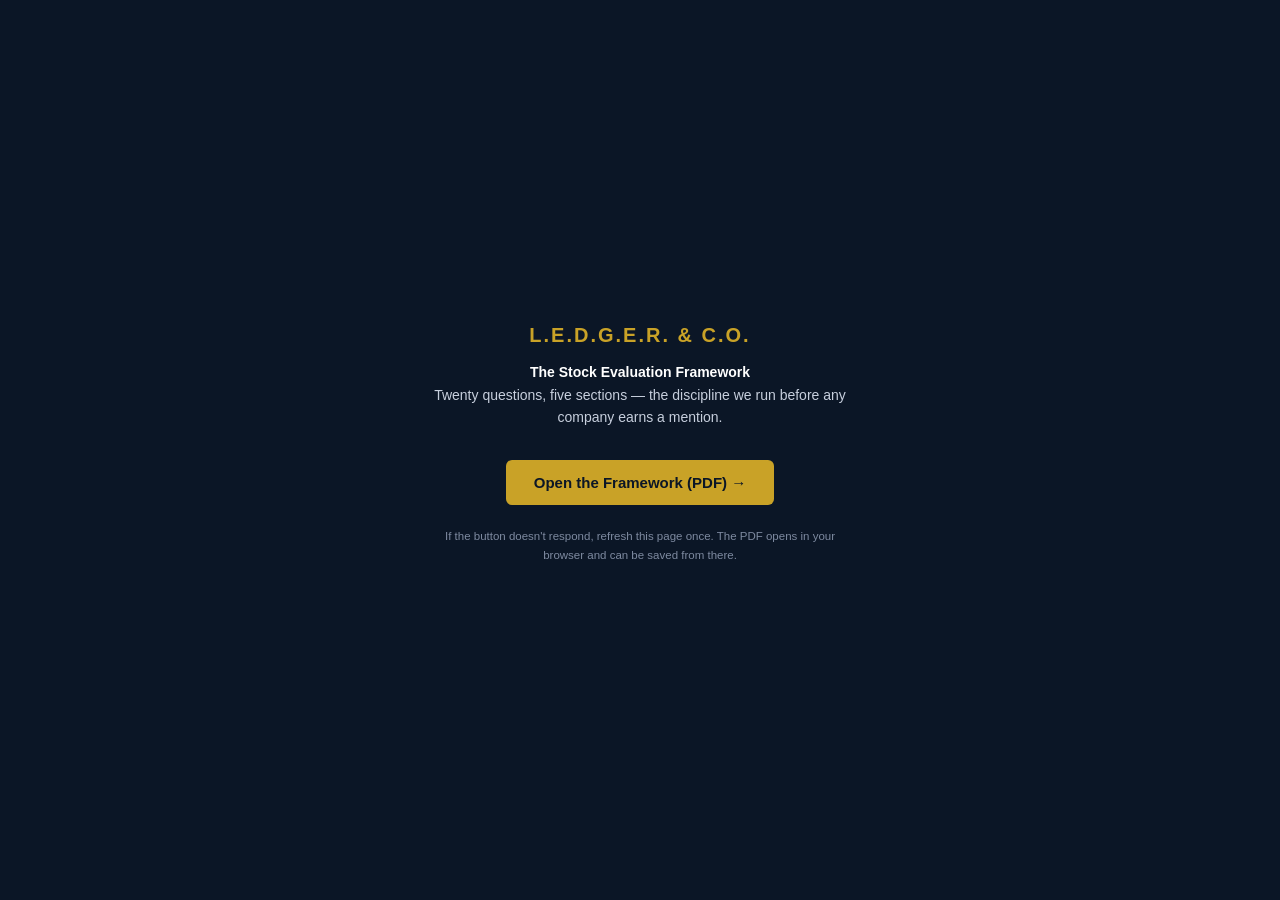
<file: stock-evaluation-framework.html>
<!DOCTYPE html>
<html lang="en">
<head>
<meta charset="UTF-8">
<meta name="viewport" content="width=device-width, initial-scale=1.0">
<meta name="robots" content="noindex">
<title>Stock Evaluation Framework | Ledger &amp; Co.</title>
<style>
  body{margin:0;background:#0B1626;font-family:Arial,Helvetica,sans-serif;color:#fff;
       display:flex;align-items:center;justify-content:center;min-height:100vh;text-align:center;}
  .box{max-width:420px;padding:40px 28px;}
  h1{color:#C9A227;font-size:20px;letter-spacing:2px;margin:0 0 6px;}
  p{color:#c7cfdd;font-size:14px;line-height:1.6;}
  a.btn{display:inline-block;margin-top:18px;background:#C9A227;color:#0B1626;font-weight:bold;
        font-size:15px;padding:14px 28px;border-radius:6px;text-decoration:none;}
  .note{font-size:11.5px;color:#7e8aa0;margin-top:22px;}
</style>
</head>
<body>
<div class="box">
  <h1>L.E.D.G.E.R. &amp; C.O.</h1>
  <p><strong style="color:#fff;">The Stock Evaluation Framework</strong><br>
  Twenty questions, five sections — the discipline we run before any company earns a mention.</p>
  <a class="btn" id="dl" href="#">Open the Framework (PDF) →</a>
  <p class="note">If the button doesn't respond, refresh this page once. The PDF opens in your browser and can be saved from there.</p>
</div>
<script>
(function(){
  var B64 = "[base64]/blQ9Ji5OckclN1RHRk4sc0oiXEZNQTY2U1dGcVkwcSgrPVlFaGpYLyNoMT1KdWZqb3JQMDBBajdOP3NOIVdUNTRHJzNSUS9fSD9uZT1sZDlySERWdFhTSVM2SStfOGNZVSs4RHVcUExDVUE/NiMtZyMvZS9Gam50ZGVnLE9tLzVHQURrSz48PEYuTCIoRzMsbWxuXyIwOUBuakA9ND9rSGFOPz1lPE5CXXQrXS8lPTc/[base64]/YV9ESWwzXD9QI1hBakpXPStjIyhAUGhJPlh0XVM4NHU9J2ZCaGxMa19qKUQ/UkUwPVlbTl1vWUNNOSZ1KW1SWzhnW20nMCpPZTZRb1FfUCU8Nik9WTAnPXAqIlc0QitAZ3QhK1dwMS08XGVBJiJbITtkSFdON29HLDhpU3IybShrQTZDJSh1NihwaWxVOCMmcTk/T01ROiEkJzJuNTwxYlFaaiFFOzNHS1tJLVwlRF04X05LLzRjJSk7KilycylbZ3VhOjAhYDBhVjlwXThhIkkzVTAvWnI/[base64]/P00rdEZIYXNyXCI5R1g/[base64]/Qis3XChGRD47Zkc3ISZnLltGLWhdY1ZdVm1eKSNHUGxsKU4nLlcjYkMiJXMxMFlOX3A2cyVNNzhmakYyVDtIWUVcWC45NTFuRDJnWixfYmZAOE4yQl9sakQtRT5YJGVXdFIwM1IyY0w2a2hSNFsjYV1mbjtsXmkpaG0xU0thW2w1L19pMyJPJHVyJC5IWkw/Y1grOitGIUc5V1svIVY4aiFOWSUqLSNsWGM3V2E/PEZWQVxhTFcuW0kuNkU/Vic1ZSFvJnVmXVBiT1k9a29SZWtPayozaVMqMEw4Z0BcQmRiMjciUiRaOjh1PyleKD1IOW9ZUC9QVlQrSm4/dFdaKlk9RzE4UVUiOkRSdEIwPUpVNidPJWZPPjRKJD9QKHJyTjduZldWXWhLR0A9S15QUExTIVM6bDwsQyhmbFVvUicuI0VxaEBsbylybmxYSjo4bT51NSYkSzpTISVXY0k6ZzM6Y3FKJFxRSkRKZVMhV3BBcm9VYWNiJT0oLzlDP0s/[base64]/[base64]/[base64]/[base64]/[base64]/[base64]/[base64]/[base64]/[base64]/bHE3OG8oZjFpJyh0SGwzMTpvLm5PdUIxYSJwOnUkUklkLktSUyYkVjVVbzNwS2g9IXRjOjxtO2hyKyEqO0RdWDdWSkAmTVFBV1tdQTUrQTQ8Uj8mJ0JIYWM3J18mSjk4YVJpV1xyaEchN045OGpFLD5fWS9bLDhtPzw/MGRgaW1kWiQ2YXNnay4jXCVKbUZlSWFlVlJVUi1RQDJVPi87P1Q9InFkZj1kTUlcSExNJlVSKkBUWzNeTk47QlZNKCZOTUBxV15uQExFcmE/by9iKT8/VV0pKyskSXJjazFjUVIuaUgwUydKTFpcUyIwc0hWL0Y8M0NxLUJXLkUuRld1LTFtQSxeK05LV1cxNHREL0IlZmgkPD1zdGlXMFtmPGpbKixBNGVIalprP21fb19kZVNdQ1ImUVBdZFY/[base64]/[base64]/RE5rWDR1XVc1QFU8Kj1QZiIoOy4zckVIaXBiZ0FwdHM0NEJjaDdvIjsyMjJrbD1OIlgzNkM/LUZwRSVZIzcwUExAZktTQVgkYjlgYmFJLDIlYlpRc04/UkooXTk5WjRvcFNEJ0RyZi45LmssQ200K2o/[base64]/JU4oMmlOPSVpJSEoKllYaihsU3RbSFgzVyFwZScsWWBeLzFAOF4wOmhPSVFYRVglWGE0J1U8RGQuYEo/K0IyRzEwKlsjYUJEPmhuUm9aIm0/[base64]";
  var bin = atob(B64), len = bin.length, bytes = new Uint8Array(len);
  for(var i=0;i<len;i++){ bytes[i] = bin.charCodeAt(i); }
  var blob = new Blob([bytes], {type:'application/pdf'});
  var url = URL.createObjectURL(blob);
  var a = document.getElementById('dl');
  a.href = url;
  a.setAttribute('download','stock-evaluation-framework.pdf');
})();
</script>
</body>
</html>
</file>
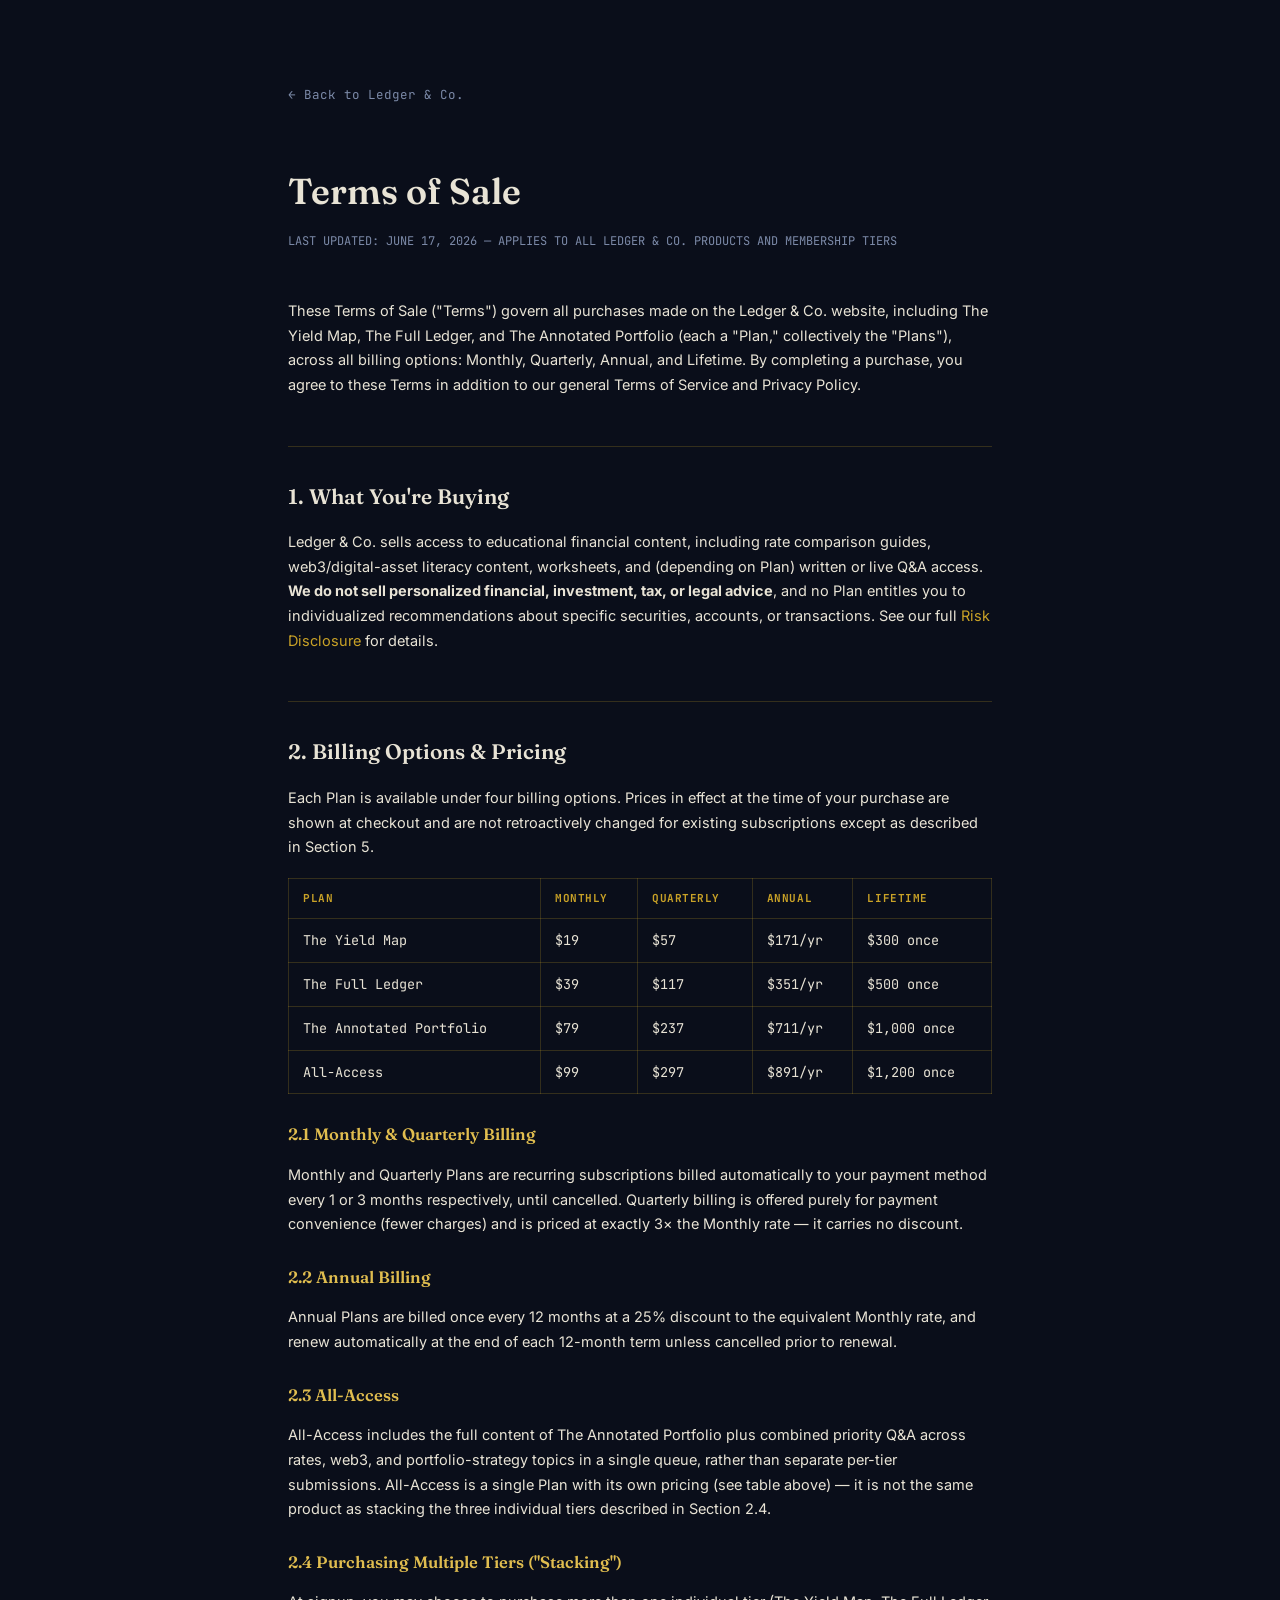
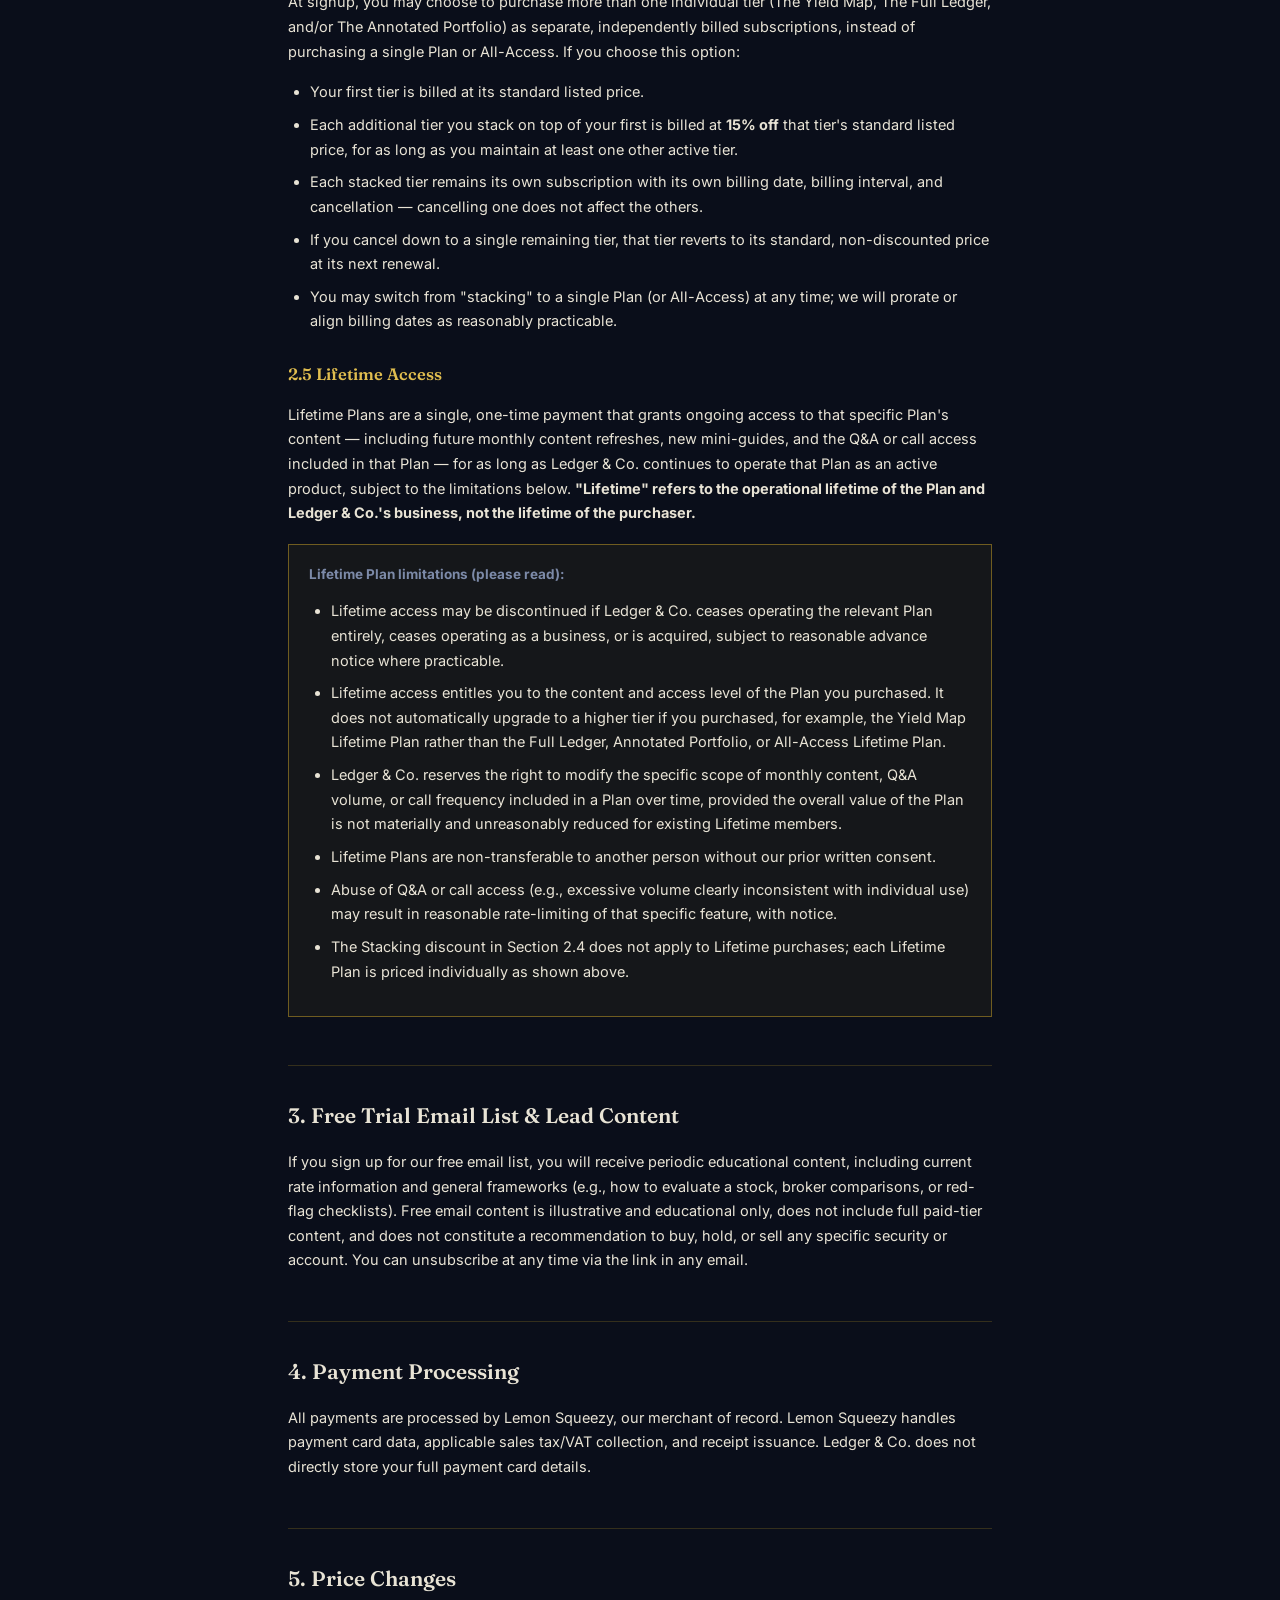
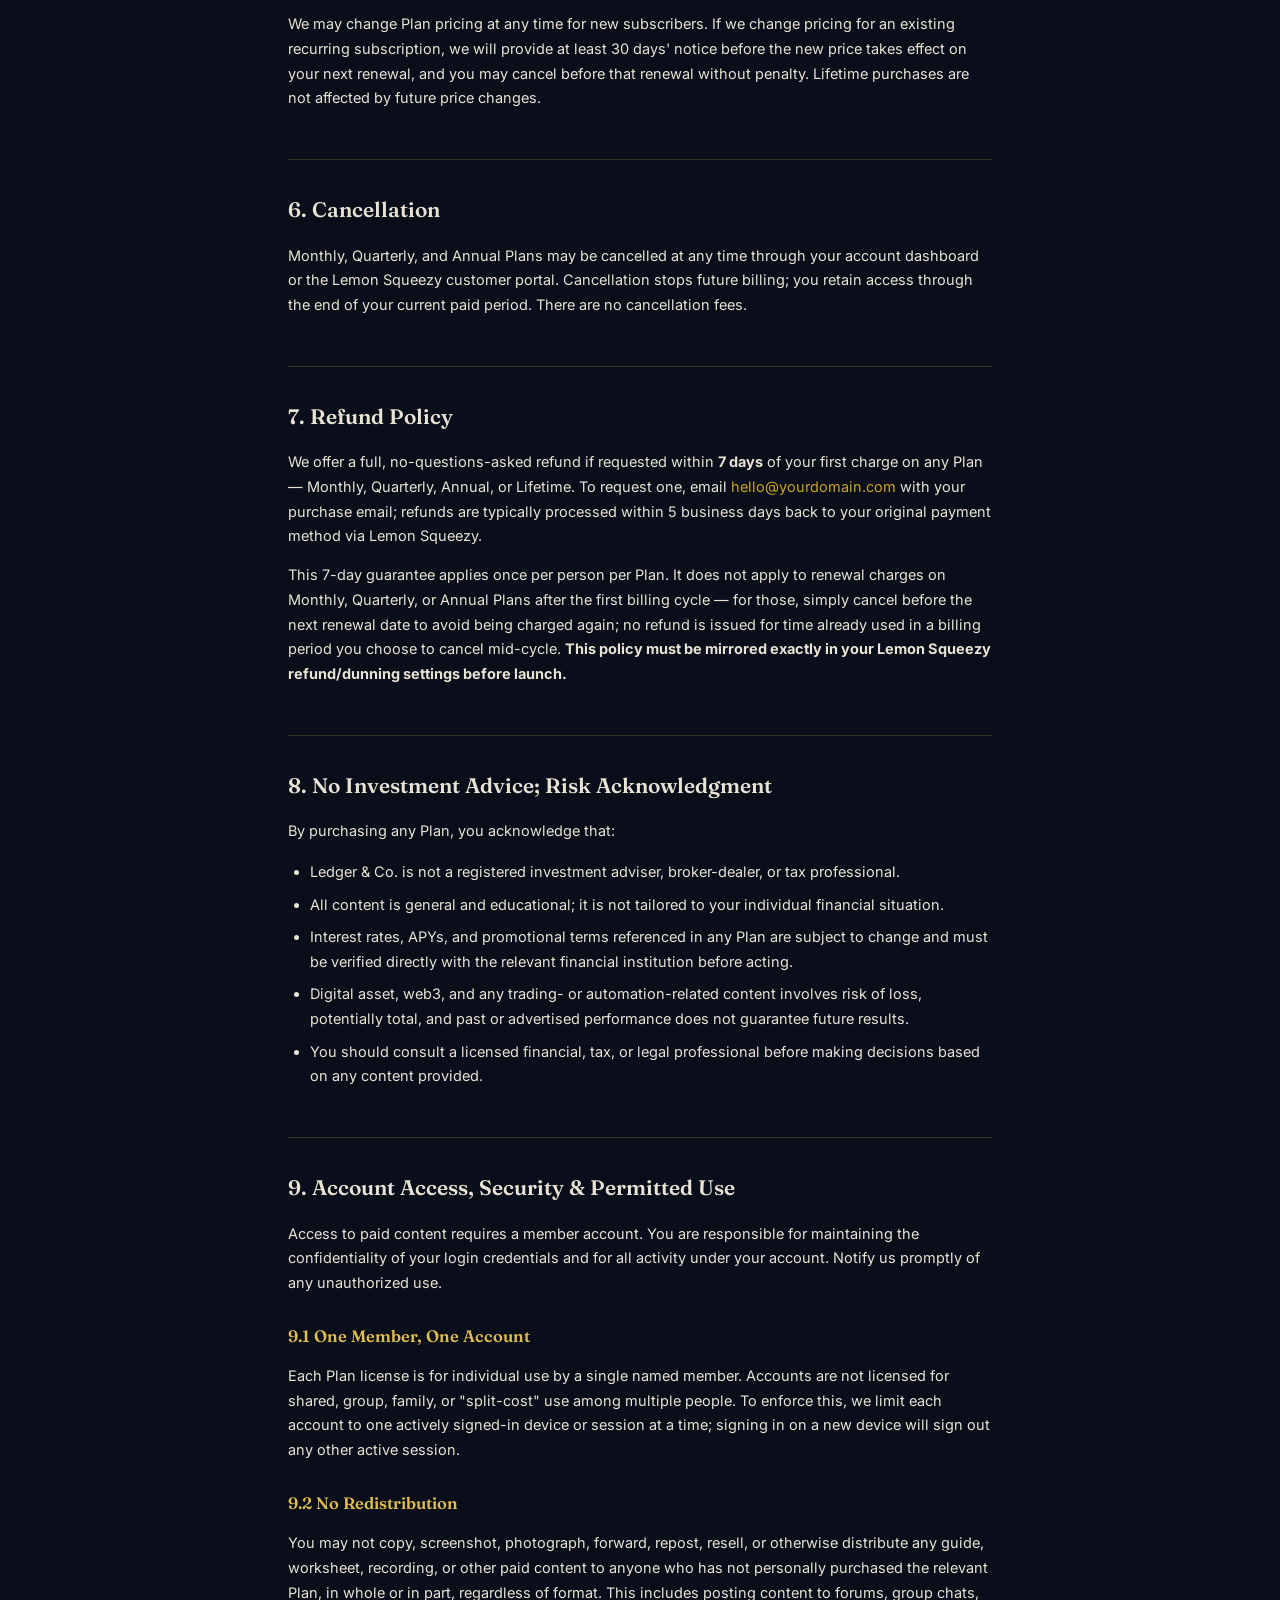
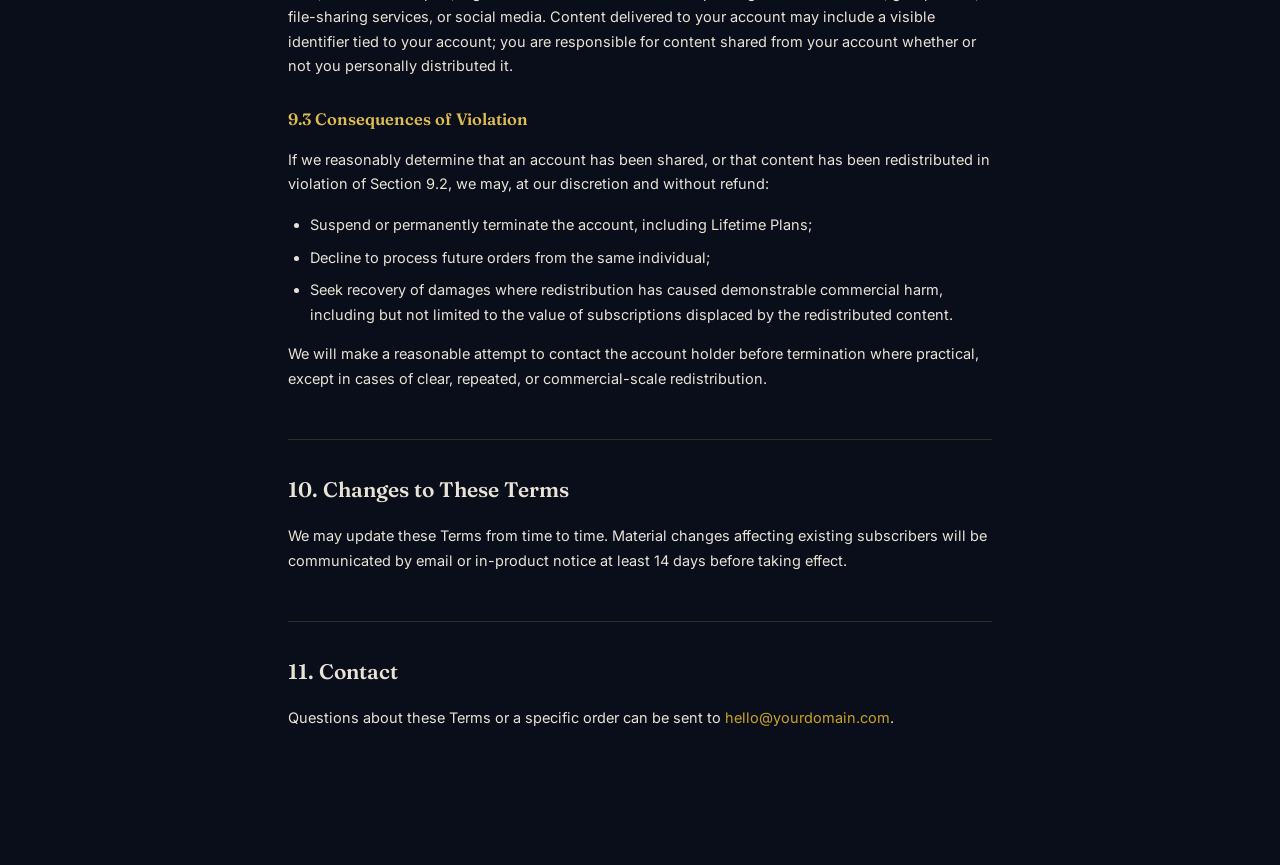
<file: terms-of-sale 2.html>
<!DOCTYPE html>
<html lang="en">
<head>
<meta charset="UTF-8">
<meta name="viewport" content="width=device-width, initial-scale=1.0">
<title>Terms of Sale — Ledger & Co.</title>
<link rel="preconnect" href="https://fonts.googleapis.com">
<link href="https://fonts.googleapis.com/css2?family=Fraunces:ital,opsz,wght@0,9..144,500;0,9..144,600&family=Inter:wght@400;500;600&family=JetBrains+Mono:wght@400;500&display=swap" rel="stylesheet">
<style>
:root{
  --bg:#0A0E1A; --bg-card:#0F1729; --gold:#C9A227; --gold-bright:#E0BD4F;
  --parchment:#E8E3D5; --slate:#7C8AA8; --rule:rgba(201,162,39,0.22); --rule-bright:rgba(201,162,39,0.5);
}
*{box-sizing:border-box;}
body{background:var(--bg); color:var(--parchment); font-family:'Inter',sans-serif; line-height:1.7; margin:0;}
.wrap{max-width:760px; margin:0 auto; padding:80px 28px 120px;}
h1{font-family:'Fraunces',serif; font-weight:600; font-size:36px; margin-bottom:8px;}
.updated{font-family:'JetBrains Mono',monospace; font-size:12px; color:var(--slate); margin-bottom:48px;}
h2{font-family:'Fraunces',serif; font-weight:600; font-size:21px; margin-top:48px; margin-bottom:16px; border-top:1px solid var(--rule); padding-top:32px;}
h3{font-family:'Fraunces',serif; font-weight:600; font-size:16.5px; margin-top:26px; margin-bottom:10px; color:var(--gold-bright);}
p, li{font-size:14.5px; color:var(--parchment);}
p{margin-bottom:14px;}
ul{padding-left:22px; margin-bottom:14px;}
li{margin-bottom:8px;}
.note{
  background:rgba(201,162,39,0.06); border:1px solid var(--rule-bright);
  padding:18px 20px; font-size:13.5px; color:var(--slate); margin:18px 0;
}
.pricing-table{width:100%; border-collapse:collapse; margin:18px 0; font-size:13.5px;}
.pricing-table th, .pricing-table td{border:1px solid var(--rule); padding:10px 14px; text-align:left;}
.pricing-table th{font-family:'JetBrains Mono',monospace; font-size:11px; letter-spacing:0.05em; color:var(--gold); text-transform:uppercase;}
.pricing-table td{font-family:'JetBrains Mono',monospace; color:var(--parchment);}
a{color:var(--gold); text-decoration:none;}
.back{display:inline-block; margin-bottom:32px; font-family:'JetBrains Mono',monospace; font-size:12.5px; color:var(--slate);}
</style>
</head>
<body>
<div class="wrap">
  <a href="index.html" class="back">← Back to Ledger & Co.</a>
  <h1>Terms of Sale</h1>
  <div class="updated">LAST UPDATED: JUNE 17, 2026 — APPLIES TO ALL LEDGER & CO. PRODUCTS AND MEMBERSHIP TIERS</div>

  <p>These Terms of Sale ("Terms") govern all purchases made on the Ledger & Co. website, including The Yield Map, The Full Ledger, and The Annotated Portfolio (each a "Plan," collectively the "Plans"), across all billing options: Monthly, Quarterly, Annual, and Lifetime. By completing a purchase, you agree to these Terms in addition to our general Terms of Service and Privacy Policy.</p>

  <h2>1. What You're Buying</h2>
  <p>Ledger & Co. sells access to educational financial content, including rate comparison guides, web3/digital-asset literacy content, worksheets, and (depending on Plan) written or live Q&A access. <strong>We do not sell personalized financial, investment, tax, or legal advice</strong>, and no Plan entitles you to individualized recommendations about specific securities, accounts, or transactions. See our full <a href="#">Risk Disclosure</a> for details.</p>

  <h2>2. Billing Options &amp; Pricing</h2>
  <p>Each Plan is available under four billing options. Prices in effect at the time of your purchase are shown at checkout and are not retroactively changed for existing subscriptions except as described in Section 5.</p>

  <table class="pricing-table">
    <tr><th>Plan</th><th>Monthly</th><th>Quarterly</th><th>Annual</th><th>Lifetime</th></tr>
    <tr><td>The Yield Map</td><td>$19</td><td>$57</td><td>$171/yr</td><td>$300 once</td></tr>
    <tr><td>The Full Ledger</td><td>$39</td><td>$117</td><td>$351/yr</td><td>$500 once</td></tr>
    <tr><td>The Annotated Portfolio</td><td>$79</td><td>$237</td><td>$711/yr</td><td>$1,000 once</td></tr>
    <tr><td>All-Access</td><td>$99</td><td>$297</td><td>$891/yr</td><td>$1,200 once</td></tr>
  </table>

  <h3>2.1 Monthly &amp; Quarterly Billing</h3>
  <p>Monthly and Quarterly Plans are recurring subscriptions billed automatically to your payment method every 1 or 3 months respectively, until cancelled. Quarterly billing is offered purely for payment convenience (fewer charges) and is priced at exactly 3× the Monthly rate — it carries no discount.</p>

  <h3>2.2 Annual Billing</h3>
  <p>Annual Plans are billed once every 12 months at a 25% discount to the equivalent Monthly rate, and renew automatically at the end of each 12-month term unless cancelled prior to renewal.</p>

  <h3>2.3 All-Access</h3>
  <p>All-Access includes the full content of The Annotated Portfolio plus combined priority Q&A across rates, web3, and portfolio-strategy topics in a single queue, rather than separate per-tier submissions. All-Access is a single Plan with its own pricing (see table above) — it is not the same product as stacking the three individual tiers described in Section 2.4.</p>

  <h3>2.4 Purchasing Multiple Tiers ("Stacking")</h3>
  <p>At signup, you may choose to purchase more than one individual tier (The Yield Map, The Full Ledger, and/or The Annotated Portfolio) as separate, independently billed subscriptions, instead of purchasing a single Plan or All-Access. If you choose this option:</p>
  <ul>
    <li>Your first tier is billed at its standard listed price.</li>
    <li>Each additional tier you stack on top of your first is billed at <strong>15% off</strong> that tier's standard listed price, for as long as you maintain at least one other active tier.</li>
    <li>Each stacked tier remains its own subscription with its own billing date, billing interval, and cancellation — cancelling one does not affect the others.</li>
    <li>If you cancel down to a single remaining tier, that tier reverts to its standard, non-discounted price at its next renewal.</li>
    <li>You may switch from "stacking" to a single Plan (or All-Access) at any time; we will prorate or align billing dates as reasonably practicable.</li>
  </ul>

  <h3>2.5 Lifetime Access</h3>
  <p>Lifetime Plans are a single, one-time payment that grants ongoing access to that specific Plan's content — including future monthly content refreshes, new mini-guides, and the Q&A or call access included in that Plan — for as long as Ledger & Co. continues to operate that Plan as an active product, subject to the limitations below. <strong>"Lifetime" refers to the operational lifetime of the Plan and Ledger & Co.'s business, not the lifetime of the purchaser.</strong></p>
  <div class="note">
    <strong>Lifetime Plan limitations (please read):</strong>
    <ul>
      <li>Lifetime access may be discontinued if Ledger & Co. ceases operating the relevant Plan entirely, ceases operating as a business, or is acquired, subject to reasonable advance notice where practicable.</li>
      <li>Lifetime access entitles you to the content and access level of the Plan you purchased. It does not automatically upgrade to a higher tier if you purchased, for example, the Yield Map Lifetime Plan rather than the Full Ledger, Annotated Portfolio, or All-Access Lifetime Plan.</li>
      <li>Ledger & Co. reserves the right to modify the specific scope of monthly content, Q&A volume, or call frequency included in a Plan over time, provided the overall value of the Plan is not materially and unreasonably reduced for existing Lifetime members.</li>
      <li>Lifetime Plans are non-transferable to another person without our prior written consent.</li>
      <li>Abuse of Q&A or call access (e.g., excessive volume clearly inconsistent with individual use) may result in reasonable rate-limiting of that specific feature, with notice.</li>
      <li>The Stacking discount in Section 2.4 does not apply to Lifetime purchases; each Lifetime Plan is priced individually as shown above.</li>
    </ul>
  </div>

  <h2>3. Free Trial Email List &amp; Lead Content</h2>
  <p>If you sign up for our free email list, you will receive periodic educational content, including current rate information and general frameworks (e.g., how to evaluate a stock, broker comparisons, or red-flag checklists). Free email content is illustrative and educational only, does not include full paid-tier content, and does not constitute a recommendation to buy, hold, or sell any specific security or account. You can unsubscribe at any time via the link in any email.</p>

  <h2>4. Payment Processing</h2>
  <p>All payments are processed by Lemon Squeezy, our merchant of record. Lemon Squeezy handles payment card data, applicable sales tax/VAT collection, and receipt issuance. Ledger & Co. does not directly store your full payment card details.</p>

  <h2>5. Price Changes</h2>
  <p>We may change Plan pricing at any time for new subscribers. If we change pricing for an existing recurring subscription, we will provide at least 30 days' notice before the new price takes effect on your next renewal, and you may cancel before that renewal without penalty. Lifetime purchases are not affected by future price changes.</p>

  <h2>6. Cancellation</h2>
  <p>Monthly, Quarterly, and Annual Plans may be cancelled at any time through your account dashboard or the Lemon Squeezy customer portal. Cancellation stops future billing; you retain access through the end of your current paid period. There are no cancellation fees.</p>

  <h2>7. Refund Policy</h2>
  <p>We offer a full, no-questions-asked refund if requested within <strong>7 days</strong> of your first charge on any Plan — Monthly, Quarterly, Annual, or Lifetime. To request one, email <a href="mailto:hello@yourdomain.com">hello@yourdomain.com</a> with your purchase email; refunds are typically processed within 5 business days back to your original payment method via Lemon Squeezy.</p>
  <p>This 7-day guarantee applies once per person per Plan. It does not apply to renewal charges on Monthly, Quarterly, or Annual Plans after the first billing cycle — for those, simply cancel before the next renewal date to avoid being charged again; no refund is issued for time already used in a billing period you choose to cancel mid-cycle. <strong>This policy must be mirrored exactly in your Lemon Squeezy refund/dunning settings before launch.</strong></p>

  <h2>8. No Investment Advice; Risk Acknowledgment</h2>
  <p>By purchasing any Plan, you acknowledge that:</p>
  <ul>
    <li>Ledger & Co. is not a registered investment adviser, broker-dealer, or tax professional.</li>
    <li>All content is general and educational; it is not tailored to your individual financial situation.</li>
    <li>Interest rates, APYs, and promotional terms referenced in any Plan are subject to change and must be verified directly with the relevant financial institution before acting.</li>
    <li>Digital asset, web3, and any trading- or automation-related content involves risk of loss, potentially total, and past or advertised performance does not guarantee future results.</li>
    <li>You should consult a licensed financial, tax, or legal professional before making decisions based on any content provided.</li>
  </ul>

  <h2>9. Account Access, Security &amp; Permitted Use</h2>
  <p>Access to paid content requires a member account. You are responsible for maintaining the confidentiality of your login credentials and for all activity under your account. Notify us promptly of any unauthorized use.</p>

  <h3>9.1 One Member, One Account</h3>
  <p>Each Plan license is for individual use by a single named member. Accounts are not licensed for shared, group, family, or "split-cost" use among multiple people. To enforce this, we limit each account to one actively signed-in device or session at a time; signing in on a new device will sign out any other active session.</p>

  <h3>9.2 No Redistribution</h3>
  <p>You may not copy, screenshot, photograph, forward, repost, resell, or otherwise distribute any guide, worksheet, recording, or other paid content to anyone who has not personally purchased the relevant Plan, in whole or in part, regardless of format. This includes posting content to forums, group chats, file-sharing services, or social media. Content delivered to your account may include a visible identifier tied to your account; you are responsible for content shared from your account whether or not you personally distributed it.</p>

  <h3>9.3 Consequences of Violation</h3>
  <p>If we reasonably determine that an account has been shared, or that content has been redistributed in violation of Section 9.2, we may, at our discretion and without refund:</p>
  <ul>
    <li>Suspend or permanently terminate the account, including Lifetime Plans;</li>
    <li>Decline to process future orders from the same individual;</li>
    <li>Seek recovery of damages where redistribution has caused demonstrable commercial harm, including but not limited to the value of subscriptions displaced by the redistributed content.</li>
  </ul>
  <p>We will make a reasonable attempt to contact the account holder before termination where practical, except in cases of clear, repeated, or commercial-scale redistribution.</p>

  <h2>10. Changes to These Terms</h2>
  <p>We may update these Terms from time to time. Material changes affecting existing subscribers will be communicated by email or in-product notice at least 14 days before taking effect.</p>

  <h2>11. Contact</h2>
  <p>Questions about these Terms or a specific order can be sent to <a href="mailto:hello@yourdomain.com">hello@yourdomain.com</a>.</p>

</div>
</body>
</html>
</file>
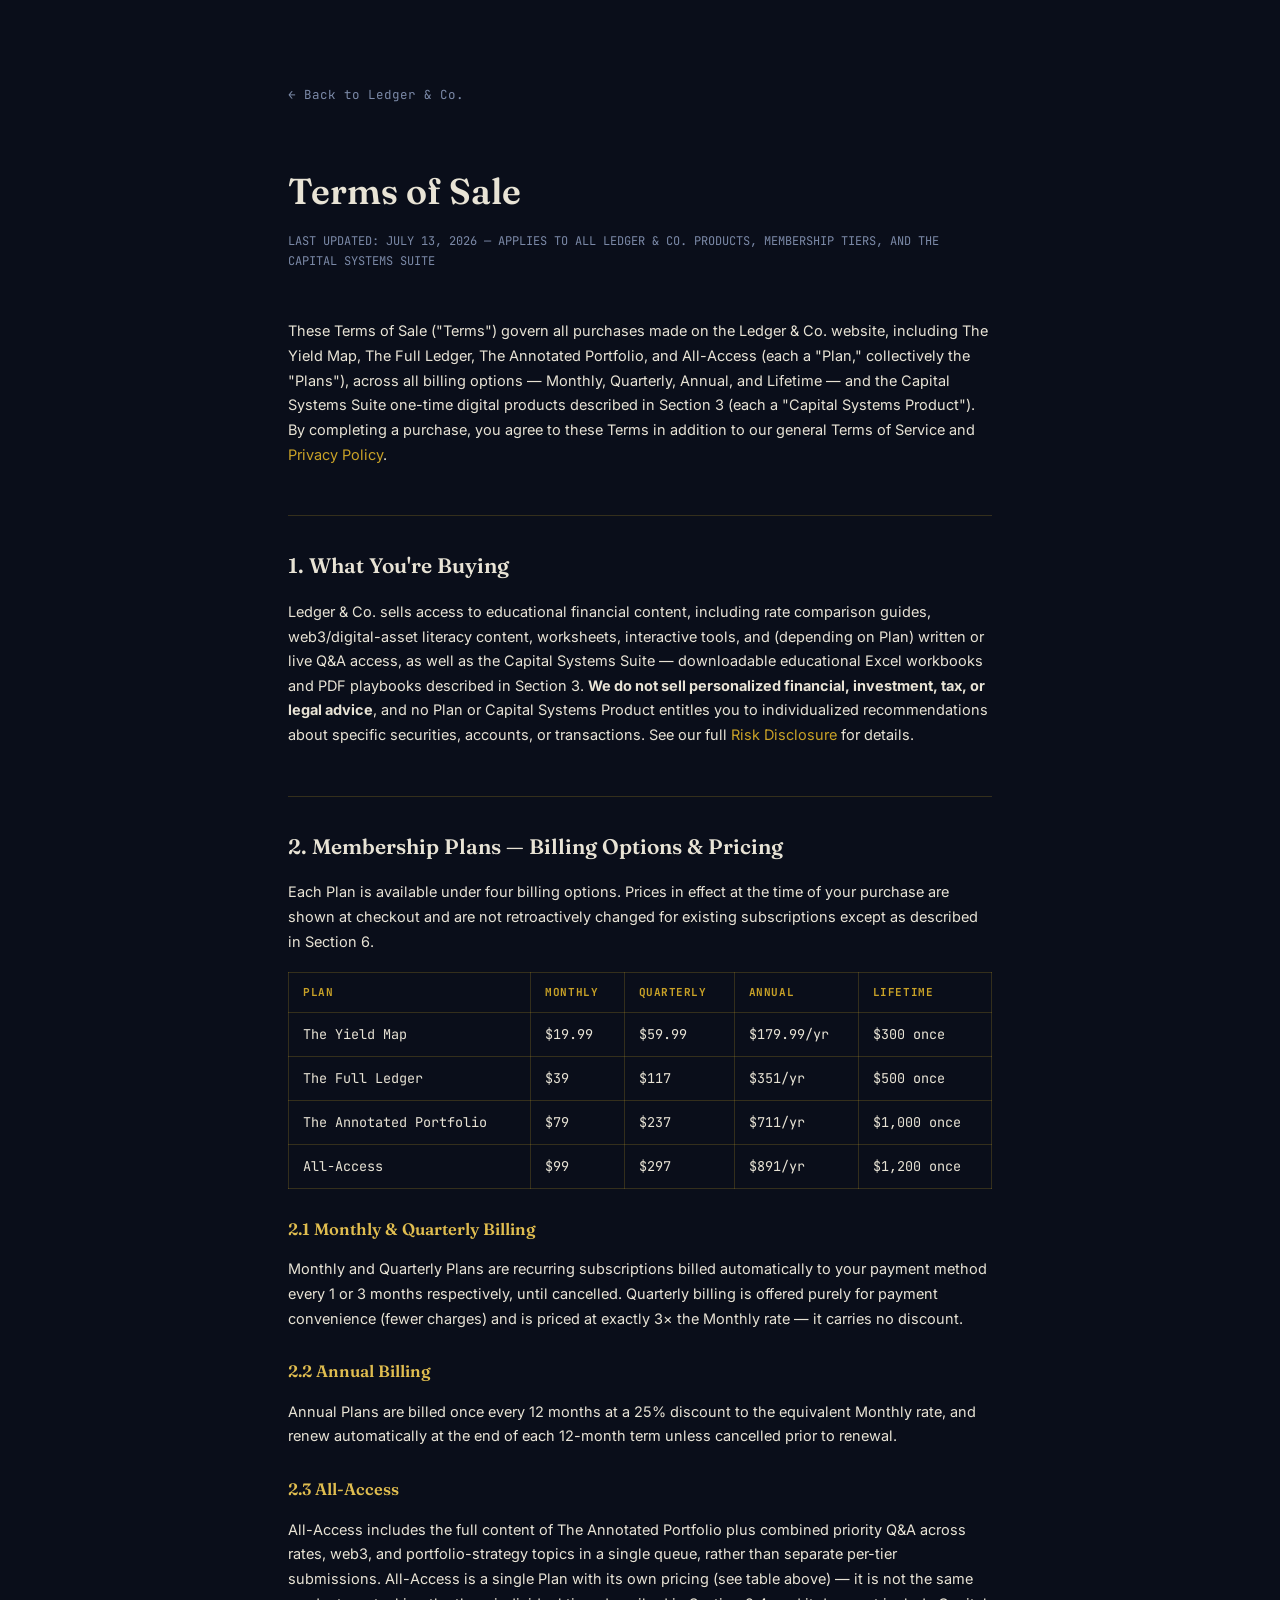
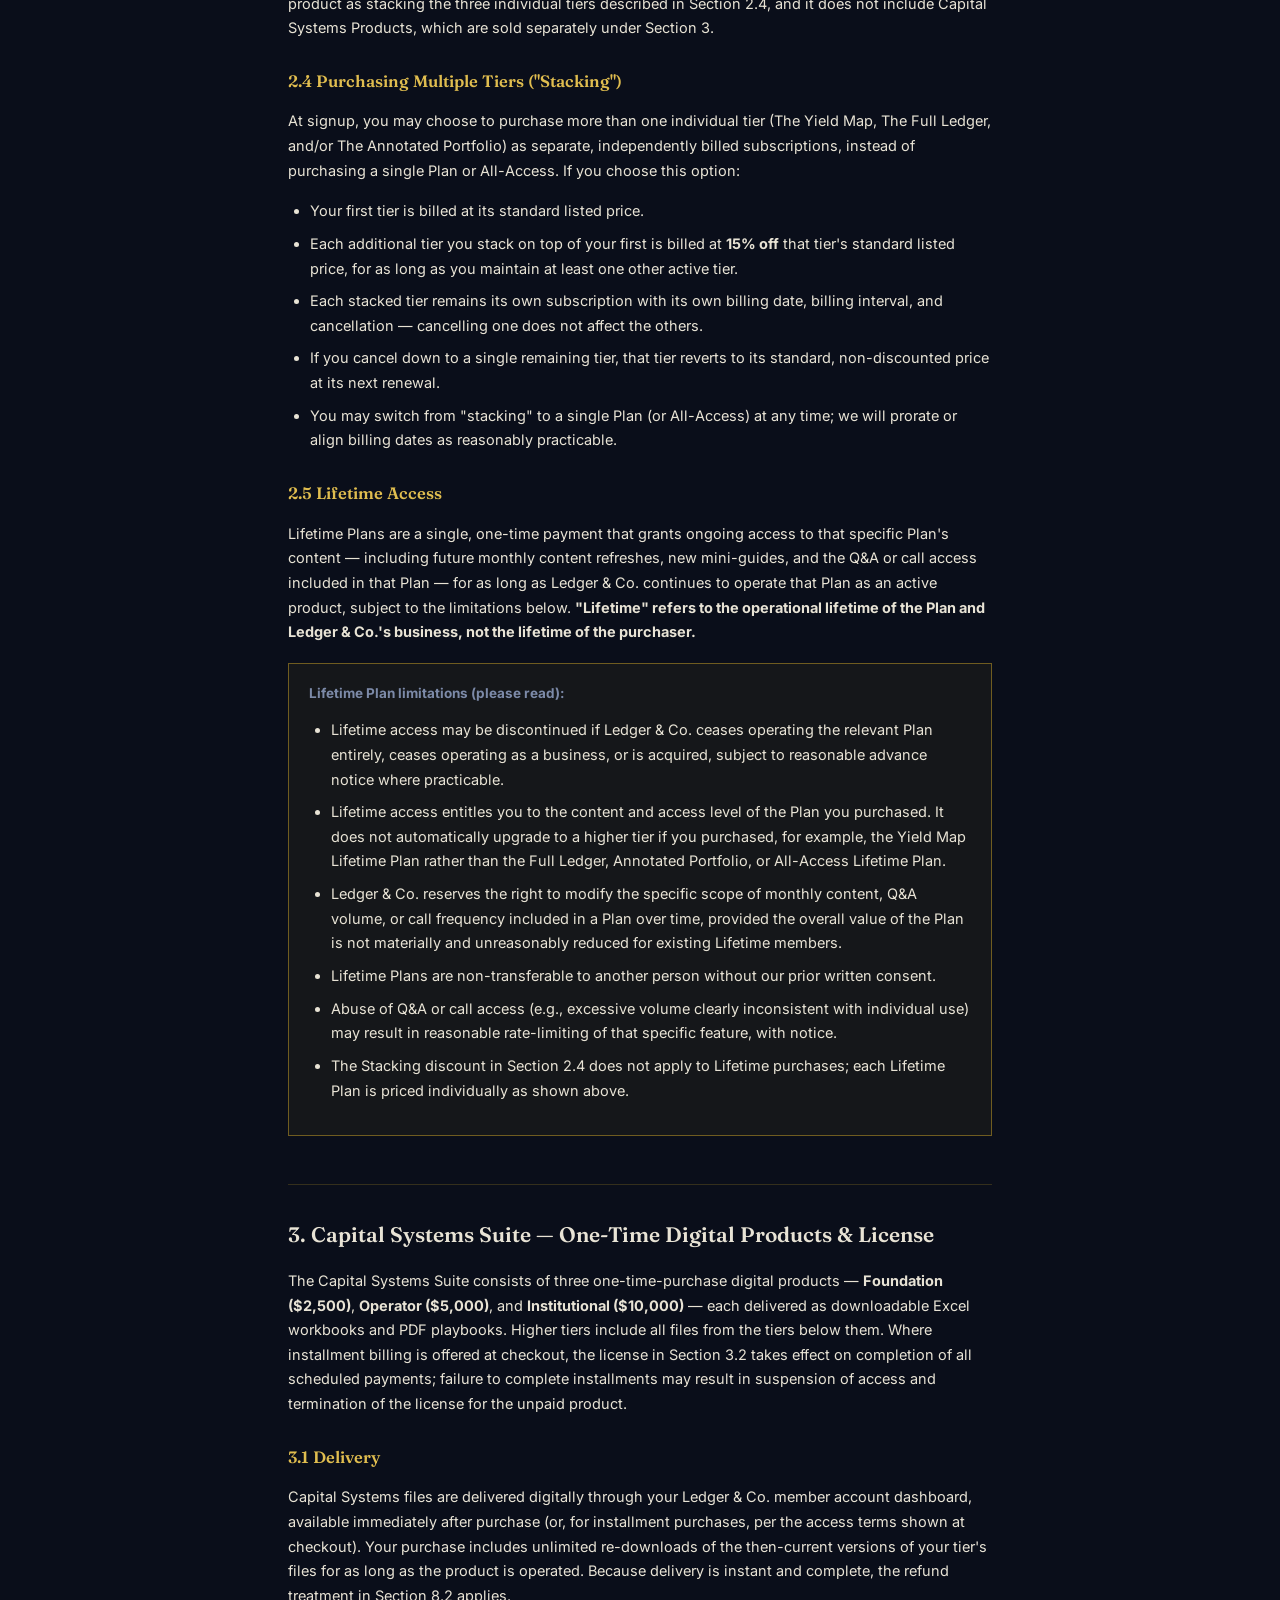
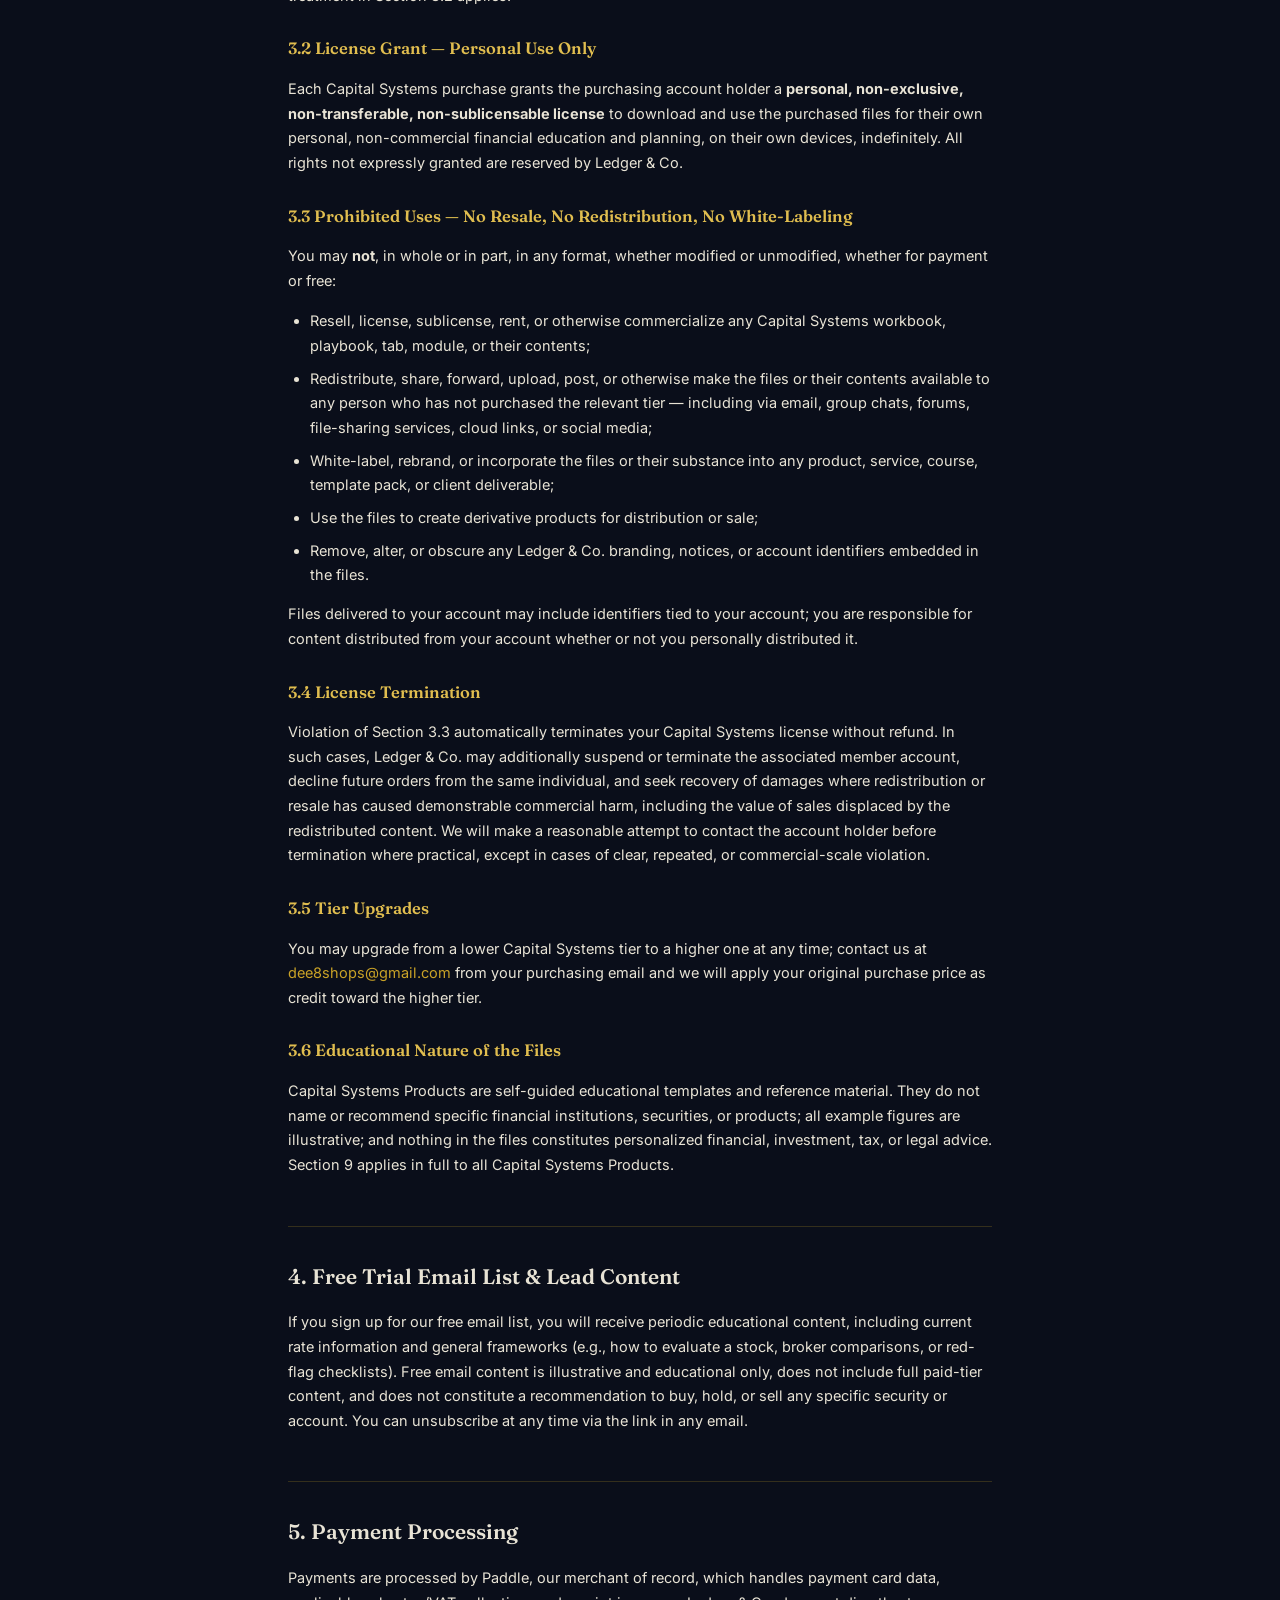
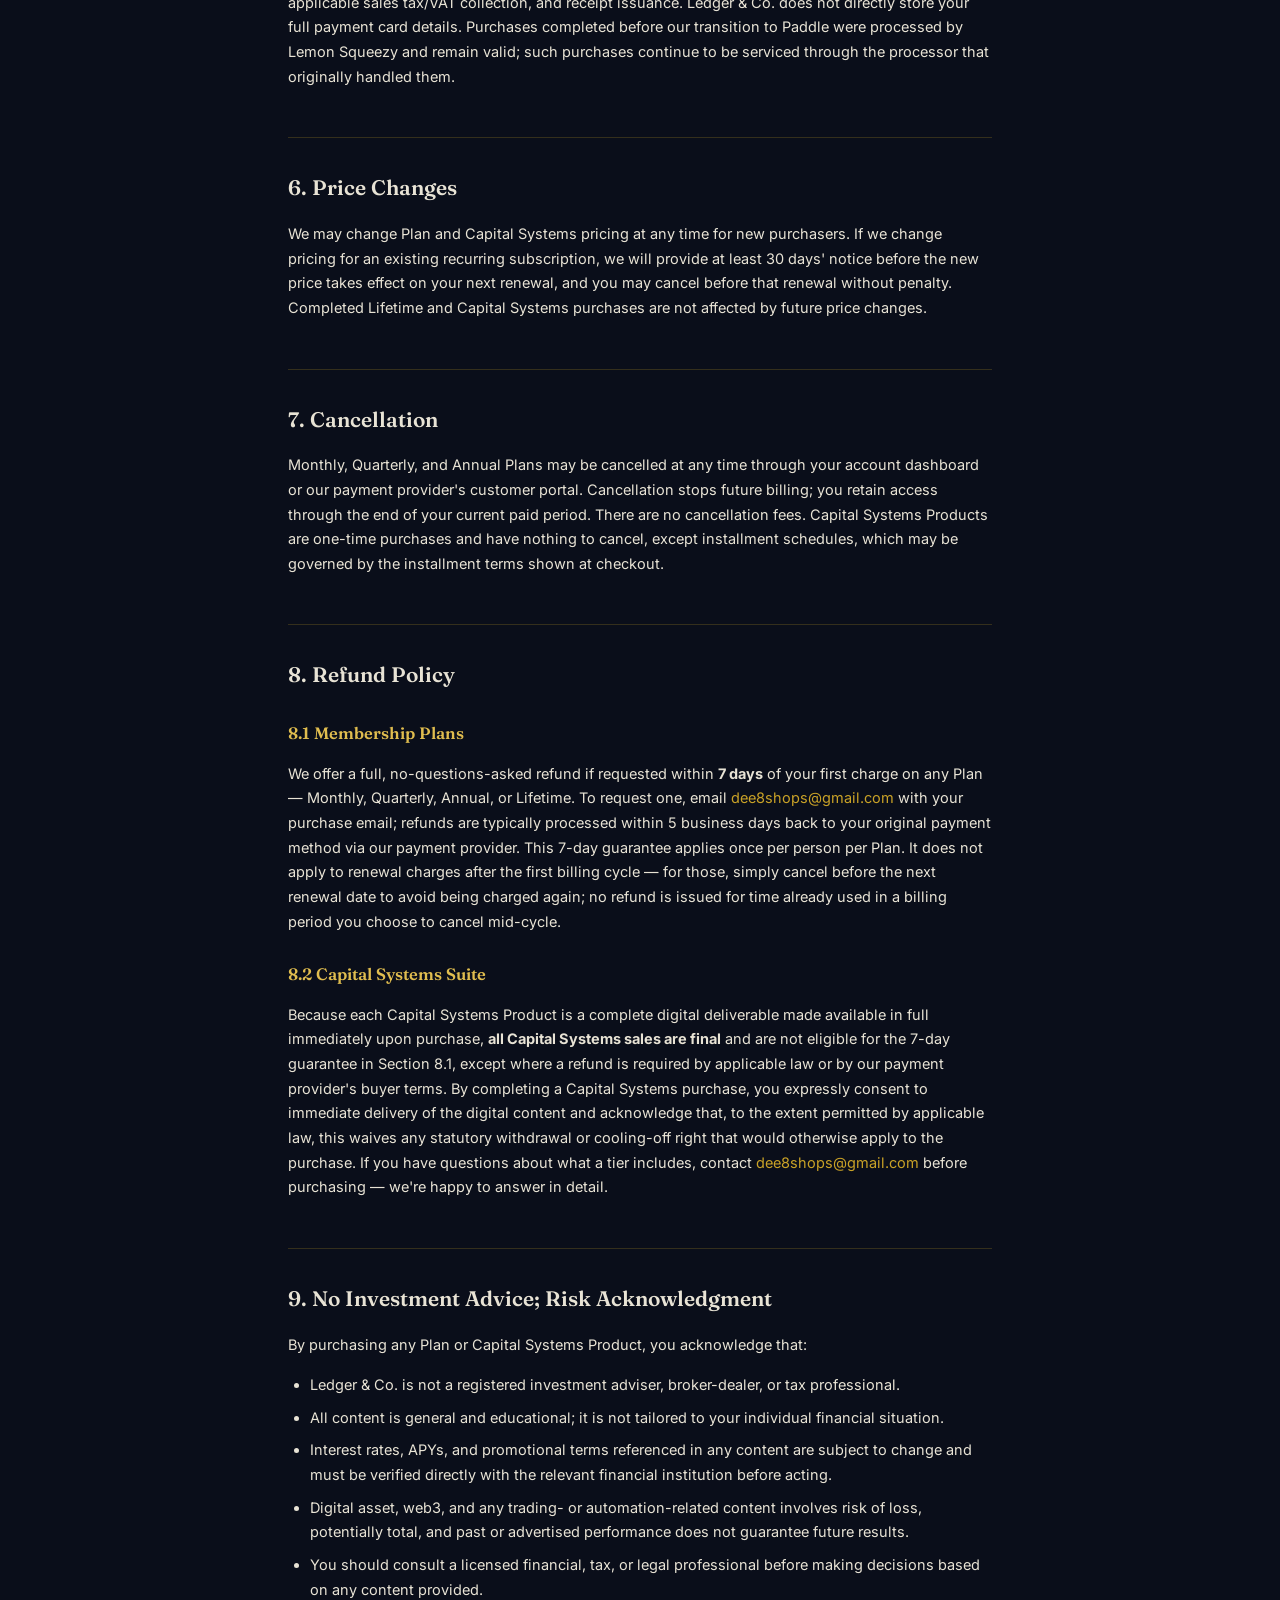
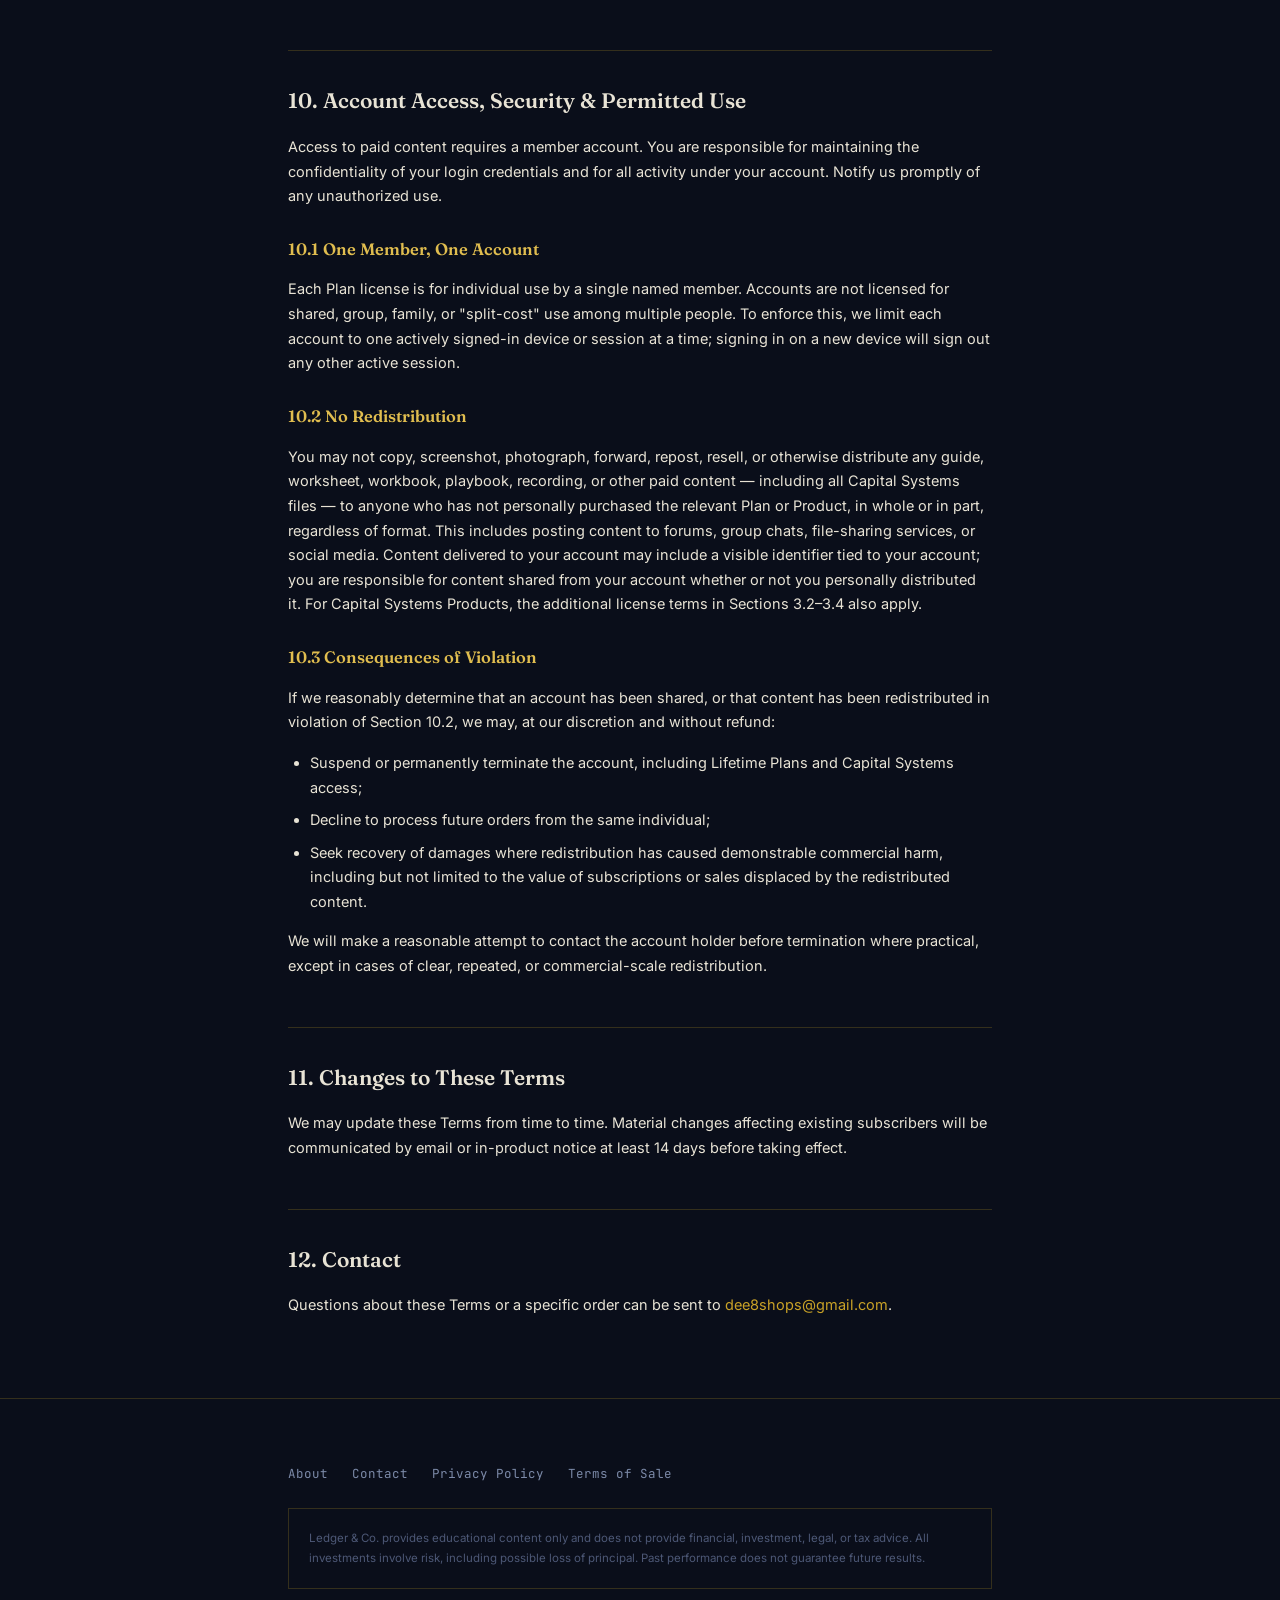
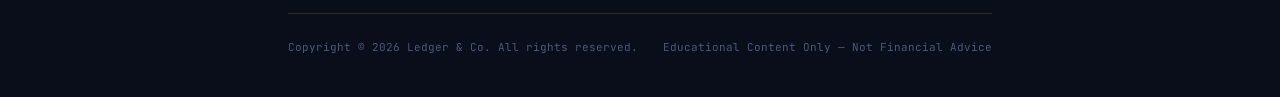
<file: terms-of-sale.html>
<!DOCTYPE html>
<html lang="en">
<head>
<meta charset="UTF-8">
<meta name="viewport" content="width=device-width, initial-scale=1.0">
<title>Terms of Sale — Ledger & Co.</title>
<meta name="description" content="Terms of Sale for Ledger & Co. membership plans, the Capital Systems Suite, billing, licensing, and refunds.">
<link rel="canonical" href="https://onestopdesignshop.github.io/Ledger-co-site/terms-of-sale.html">
<link rel="preconnect" href="https://fonts.googleapis.com">
<link href="https://fonts.googleapis.com/css2?family=Fraunces:ital,opsz,wght@0,9..144,500;0,9..144,600&family=Inter:wght@400;500;600&family=JetBrains+Mono:wght@400;500&display=swap" rel="stylesheet">
<style>
:root{
  --bg:#0A0E1A; --bg-card:#0F1729; --gold:#C9A227; --gold-bright:#E0BD4F;
  --parchment:#E8E3D5; --slate:#7C8AA8; --rule:rgba(201,162,39,0.22); --rule-bright:rgba(201,162,39,0.5);
}
*{box-sizing:border-box;}
body{background:var(--bg); color:var(--parchment); font-family:'Inter',sans-serif; line-height:1.7; margin:0; overflow-x:hidden;}
.wrap{max-width:760px; margin:0 auto; padding:80px 28px 0;}
h1{font-family:'Fraunces',serif; font-weight:600; font-size:36px; margin-bottom:8px;}
.updated{font-family:'JetBrains Mono',monospace; font-size:12px; color:var(--slate); margin-bottom:48px;}
h2{font-family:'Fraunces',serif; font-weight:600; font-size:21px; margin-top:48px; margin-bottom:16px; border-top:1px solid var(--rule); padding-top:32px;}
h3{font-family:'Fraunces',serif; font-weight:600; font-size:16.5px; margin-top:26px; margin-bottom:10px; color:var(--gold-bright);}
p, li{font-size:14.5px; color:var(--parchment);}
p{margin-bottom:14px;}
ul{padding-left:22px; margin-bottom:14px;}
li{margin-bottom:8px;}
.note{
  background:rgba(201,162,39,0.06); border:1px solid var(--rule-bright);
  padding:18px 20px; font-size:13.5px; color:var(--slate); margin:18px 0;
}
.pricing-table{width:100%; border-collapse:collapse; margin:18px 0; font-size:13.5px;}
.pricing-table th, .pricing-table td{border:1px solid var(--rule); padding:10px 14px; text-align:left;}
.pricing-table th{font-family:'JetBrains Mono',monospace; font-size:11px; letter-spacing:0.05em; color:var(--gold); text-transform:uppercase;}
.pricing-table td{font-family:'JetBrains Mono',monospace; color:var(--parchment);}
a{color:var(--gold); text-decoration:none;}
a:focus-visible{outline:2px solid var(--gold); outline-offset:2px;}
.back{display:inline-block; margin-bottom:32px; font-family:'JetBrains Mono',monospace; font-size:12.5px; color:var(--slate);}
img{max-width:100%; height:auto;}
@media (max-width:600px){
  .wrap{padding:48px 20px 0;}
  h1{font-size:28px;}
  .pricing-table{font-size:12px;}
  .pricing-table th, .pricing-table td{padding:8px 8px;}
}

/* ============ FOOTER (matches index.html) ============ */
footer{border-top:1px solid var(--rule); padding:64px 0 40px; margin-top:80px;}
.footer-wrap{max-width:760px; margin:0 auto; padding:0 28px;}
.disclosure-full{
  padding:20px; border:1px solid var(--rule);
  font-size:11.5px; color:#4D5876; line-height:1.7;
}
.footer-bottom{
  display:flex; justify-content:space-between; align-items:center;
  flex-wrap:wrap; gap:16px;
  margin-top:24px; padding-top:24px; border-top:1px solid var(--rule);
  font-family:'JetBrains Mono',monospace; font-size:11px; color:#4D5876;
}
.footer-links{
  display:flex; gap:24px; flex-wrap:wrap; margin-bottom:24px;
  font-family:'JetBrains Mono',monospace; font-size:12.5px;
}
.footer-links a{color:var(--slate);}
.footer-links a:hover{color:var(--gold-bright);}
@media (max-width:600px){
  .footer-bottom{flex-direction:column; align-items:flex-start;}
}
</style>
</head>
<body>
<div class="wrap">
  <a href="index.html" class="back">← Back to Ledger & Co.</a>
  <h1>Terms of Sale</h1>
  <div class="updated">LAST UPDATED: JULY 13, 2026 — APPLIES TO ALL LEDGER & CO. PRODUCTS, MEMBERSHIP TIERS, AND THE CAPITAL SYSTEMS SUITE</div>

  <p>These Terms of Sale ("Terms") govern all purchases made on the Ledger & Co. website, including The Yield Map, The Full Ledger, The Annotated Portfolio, and All-Access (each a "Plan," collectively the "Plans"), across all billing options — Monthly, Quarterly, Annual, and Lifetime — and the Capital Systems Suite one-time digital products described in Section 3 (each a "Capital Systems Product"). By completing a purchase, you agree to these Terms in addition to our general Terms of Service and <a href="privacy-policy.html">Privacy Policy</a>.</p>

  <h2>1. What You're Buying</h2>
  <p>Ledger & Co. sells access to educational financial content, including rate comparison guides, web3/digital-asset literacy content, worksheets, interactive tools, and (depending on Plan) written or live Q&A access, as well as the Capital Systems Suite — downloadable educational Excel workbooks and PDF playbooks described in Section 3. <strong>We do not sell personalized financial, investment, tax, or legal advice</strong>, and no Plan or Capital Systems Product entitles you to individualized recommendations about specific securities, accounts, or transactions. See our full <a href="index.html#risk-disclosure">Risk Disclosure</a> for details.</p>

  <h2>2. Membership Plans — Billing Options &amp; Pricing</h2>
  <p>Each Plan is available under four billing options. Prices in effect at the time of your purchase are shown at checkout and are not retroactively changed for existing subscriptions except as described in Section 6.</p>

  <table class="pricing-table">
    <tr><th>Plan</th><th>Monthly</th><th>Quarterly</th><th>Annual</th><th>Lifetime</th></tr>
    <tr><td>The Yield Map</td><td>$19.99</td><td>$59.99</td><td>$179.99/yr</td><td>$300 once</td></tr>
    <tr><td>The Full Ledger</td><td>$39</td><td>$117</td><td>$351/yr</td><td>$500 once</td></tr>
    <tr><td>The Annotated Portfolio</td><td>$79</td><td>$237</td><td>$711/yr</td><td>$1,000 once</td></tr>
    <tr><td>All-Access</td><td>$99</td><td>$297</td><td>$891/yr</td><td>$1,200 once</td></tr>
  </table>

  <h3>2.1 Monthly &amp; Quarterly Billing</h3>
  <p>Monthly and Quarterly Plans are recurring subscriptions billed automatically to your payment method every 1 or 3 months respectively, until cancelled. Quarterly billing is offered purely for payment convenience (fewer charges) and is priced at exactly 3× the Monthly rate — it carries no discount.</p>

  <h3>2.2 Annual Billing</h3>
  <p>Annual Plans are billed once every 12 months at a 25% discount to the equivalent Monthly rate, and renew automatically at the end of each 12-month term unless cancelled prior to renewal.</p>

  <h3>2.3 All-Access</h3>
  <p>All-Access includes the full content of The Annotated Portfolio plus combined priority Q&A across rates, web3, and portfolio-strategy topics in a single queue, rather than separate per-tier submissions. All-Access is a single Plan with its own pricing (see table above) — it is not the same product as stacking the three individual tiers described in Section 2.4, and it does not include Capital Systems Products, which are sold separately under Section 3.</p>

  <h3>2.4 Purchasing Multiple Tiers ("Stacking")</h3>
  <p>At signup, you may choose to purchase more than one individual tier (The Yield Map, The Full Ledger, and/or The Annotated Portfolio) as separate, independently billed subscriptions, instead of purchasing a single Plan or All-Access. If you choose this option:</p>
  <ul>
    <li>Your first tier is billed at its standard listed price.</li>
    <li>Each additional tier you stack on top of your first is billed at <strong>15% off</strong> that tier's standard listed price, for as long as you maintain at least one other active tier.</li>
    <li>Each stacked tier remains its own subscription with its own billing date, billing interval, and cancellation — cancelling one does not affect the others.</li>
    <li>If you cancel down to a single remaining tier, that tier reverts to its standard, non-discounted price at its next renewal.</li>
    <li>You may switch from "stacking" to a single Plan (or All-Access) at any time; we will prorate or align billing dates as reasonably practicable.</li>
  </ul>

  <h3>2.5 Lifetime Access</h3>
  <p>Lifetime Plans are a single, one-time payment that grants ongoing access to that specific Plan's content — including future monthly content refreshes, new mini-guides, and the Q&A or call access included in that Plan — for as long as Ledger & Co. continues to operate that Plan as an active product, subject to the limitations below. <strong>"Lifetime" refers to the operational lifetime of the Plan and Ledger & Co.'s business, not the lifetime of the purchaser.</strong></p>
  <div class="note">
    <strong>Lifetime Plan limitations (please read):</strong>
    <ul>
      <li>Lifetime access may be discontinued if Ledger & Co. ceases operating the relevant Plan entirely, ceases operating as a business, or is acquired, subject to reasonable advance notice where practicable.</li>
      <li>Lifetime access entitles you to the content and access level of the Plan you purchased. It does not automatically upgrade to a higher tier if you purchased, for example, the Yield Map Lifetime Plan rather than the Full Ledger, Annotated Portfolio, or All-Access Lifetime Plan.</li>
      <li>Ledger & Co. reserves the right to modify the specific scope of monthly content, Q&A volume, or call frequency included in a Plan over time, provided the overall value of the Plan is not materially and unreasonably reduced for existing Lifetime members.</li>
      <li>Lifetime Plans are non-transferable to another person without our prior written consent.</li>
      <li>Abuse of Q&A or call access (e.g., excessive volume clearly inconsistent with individual use) may result in reasonable rate-limiting of that specific feature, with notice.</li>
      <li>The Stacking discount in Section 2.4 does not apply to Lifetime purchases; each Lifetime Plan is priced individually as shown above.</li>
    </ul>
  </div>

  <h2>3. Capital Systems Suite — One-Time Digital Products &amp; License</h2>
  <p>The Capital Systems Suite consists of three one-time-purchase digital products — <strong>Foundation ($2,500)</strong>, <strong>Operator ($5,000)</strong>, and <strong>Institutional ($10,000)</strong> — each delivered as downloadable Excel workbooks and PDF playbooks. Higher tiers include all files from the tiers below them. Where installment billing is offered at checkout, the license in Section 3.2 takes effect on completion of all scheduled payments; failure to complete installments may result in suspension of access and termination of the license for the unpaid product.</p>

  <h3>3.1 Delivery</h3>
  <p>Capital Systems files are delivered digitally through your Ledger & Co. member account dashboard, available immediately after purchase (or, for installment purchases, per the access terms shown at checkout). Your purchase includes unlimited re-downloads of the then-current versions of your tier's files for as long as the product is operated. Because delivery is instant and complete, the refund treatment in Section 8.2 applies.</p>

  <h3>3.2 License Grant — Personal Use Only</h3>
  <p>Each Capital Systems purchase grants the purchasing account holder a <strong>personal, non-exclusive, non-transferable, non-sublicensable license</strong> to download and use the purchased files for their own personal, non-commercial financial education and planning, on their own devices, indefinitely. All rights not expressly granted are reserved by Ledger & Co.</p>

  <h3>3.3 Prohibited Uses — No Resale, No Redistribution, No White-Labeling</h3>
  <p>You may <strong>not</strong>, in whole or in part, in any format, whether modified or unmodified, whether for payment or free:</p>
  <ul>
    <li>Resell, license, sublicense, rent, or otherwise commercialize any Capital Systems workbook, playbook, tab, module, or their contents;</li>
    <li>Redistribute, share, forward, upload, post, or otherwise make the files or their contents available to any person who has not purchased the relevant tier — including via email, group chats, forums, file-sharing services, cloud links, or social media;</li>
    <li>White-label, rebrand, or incorporate the files or their substance into any product, service, course, template pack, or client deliverable;</li>
    <li>Use the files to create derivative products for distribution or sale;</li>
    <li>Remove, alter, or obscure any Ledger & Co. branding, notices, or account identifiers embedded in the files.</li>
  </ul>
  <p>Files delivered to your account may include identifiers tied to your account; you are responsible for content distributed from your account whether or not you personally distributed it.</p>

  <h3>3.4 License Termination</h3>
  <p>Violation of Section 3.3 automatically terminates your Capital Systems license without refund. In such cases, Ledger & Co. may additionally suspend or terminate the associated member account, decline future orders from the same individual, and seek recovery of damages where redistribution or resale has caused demonstrable commercial harm, including the value of sales displaced by the redistributed content. We will make a reasonable attempt to contact the account holder before termination where practical, except in cases of clear, repeated, or commercial-scale violation.</p>

  <h3>3.5 Tier Upgrades</h3>
  <p>You may upgrade from a lower Capital Systems tier to a higher one at any time; contact us at <a href="mailto:dee8shops@gmail.com">dee8shops@gmail.com</a> from your purchasing email and we will apply your original purchase price as credit toward the higher tier.</p>

  <h3>3.6 Educational Nature of the Files</h3>
  <p>Capital Systems Products are self-guided educational templates and reference material. They do not name or recommend specific financial institutions, securities, or products; all example figures are illustrative; and nothing in the files constitutes personalized financial, investment, tax, or legal advice. Section 9 applies in full to all Capital Systems Products.</p>

  <h2>4. Free Trial Email List &amp; Lead Content</h2>
  <p>If you sign up for our free email list, you will receive periodic educational content, including current rate information and general frameworks (e.g., how to evaluate a stock, broker comparisons, or red-flag checklists). Free email content is illustrative and educational only, does not include full paid-tier content, and does not constitute a recommendation to buy, hold, or sell any specific security or account. You can unsubscribe at any time via the link in any email.</p>

  <h2>5. Payment Processing</h2>
  <p>Payments are processed by Paddle, our merchant of record, which handles payment card data, applicable sales tax/VAT collection, and receipt issuance. Ledger & Co. does not directly store your full payment card details. Purchases completed before our transition to Paddle were processed by Lemon Squeezy and remain valid; such purchases continue to be serviced through the processor that originally handled them.</p>

  <h2>6. Price Changes</h2>
  <p>We may change Plan and Capital Systems pricing at any time for new purchasers. If we change pricing for an existing recurring subscription, we will provide at least 30 days' notice before the new price takes effect on your next renewal, and you may cancel before that renewal without penalty. Completed Lifetime and Capital Systems purchases are not affected by future price changes.</p>

  <h2>7. Cancellation</h2>
  <p>Monthly, Quarterly, and Annual Plans may be cancelled at any time through your account dashboard or our payment provider's customer portal. Cancellation stops future billing; you retain access through the end of your current paid period. There are no cancellation fees. Capital Systems Products are one-time purchases and have nothing to cancel, except installment schedules, which may be governed by the installment terms shown at checkout.</p>

  <h2>8. Refund Policy</h2>

  <h3>8.1 Membership Plans</h3>
  <p>We offer a full, no-questions-asked refund if requested within <strong>7 days</strong> of your first charge on any Plan — Monthly, Quarterly, Annual, or Lifetime. To request one, email <a href="mailto:dee8shops@gmail.com">dee8shops@gmail.com</a> with your purchase email; refunds are typically processed within 5 business days back to your original payment method via our payment provider. This 7-day guarantee applies once per person per Plan. It does not apply to renewal charges after the first billing cycle — for those, simply cancel before the next renewal date to avoid being charged again; no refund is issued for time already used in a billing period you choose to cancel mid-cycle.</p>

  <h3>8.2 Capital Systems Suite</h3>
  <p>Because each Capital Systems Product is a complete digital deliverable made available in full immediately upon purchase, <strong>all Capital Systems sales are final</strong> and are not eligible for the 7-day guarantee in Section 8.1, except where a refund is required by applicable law or by our payment provider's buyer terms. By completing a Capital Systems purchase, you expressly consent to immediate delivery of the digital content and acknowledge that, to the extent permitted by applicable law, this waives any statutory withdrawal or cooling-off right that would otherwise apply to the purchase. If you have questions about what a tier includes, contact <a href="mailto:dee8shops@gmail.com">dee8shops@gmail.com</a> before purchasing — we're happy to answer in detail.</p>

  <h2>9. No Investment Advice; Risk Acknowledgment</h2>
  <p>By purchasing any Plan or Capital Systems Product, you acknowledge that:</p>
  <ul>
    <li>Ledger & Co. is not a registered investment adviser, broker-dealer, or tax professional.</li>
    <li>All content is general and educational; it is not tailored to your individual financial situation.</li>
    <li>Interest rates, APYs, and promotional terms referenced in any content are subject to change and must be verified directly with the relevant financial institution before acting.</li>
    <li>Digital asset, web3, and any trading- or automation-related content involves risk of loss, potentially total, and past or advertised performance does not guarantee future results.</li>
    <li>You should consult a licensed financial, tax, or legal professional before making decisions based on any content provided.</li>
  </ul>

  <h2>10. Account Access, Security &amp; Permitted Use</h2>
  <p>Access to paid content requires a member account. You are responsible for maintaining the confidentiality of your login credentials and for all activity under your account. Notify us promptly of any unauthorized use.</p>

  <h3>10.1 One Member, One Account</h3>
  <p>Each Plan license is for individual use by a single named member. Accounts are not licensed for shared, group, family, or "split-cost" use among multiple people. To enforce this, we limit each account to one actively signed-in device or session at a time; signing in on a new device will sign out any other active session.</p>

  <h3>10.2 No Redistribution</h3>
  <p>You may not copy, screenshot, photograph, forward, repost, resell, or otherwise distribute any guide, worksheet, workbook, playbook, recording, or other paid content — including all Capital Systems files — to anyone who has not personally purchased the relevant Plan or Product, in whole or in part, regardless of format. This includes posting content to forums, group chats, file-sharing services, or social media. Content delivered to your account may include a visible identifier tied to your account; you are responsible for content shared from your account whether or not you personally distributed it. For Capital Systems Products, the additional license terms in Sections 3.2–3.4 also apply.</p>

  <h3>10.3 Consequences of Violation</h3>
  <p>If we reasonably determine that an account has been shared, or that content has been redistributed in violation of Section 10.2, we may, at our discretion and without refund:</p>
  <ul>
    <li>Suspend or permanently terminate the account, including Lifetime Plans and Capital Systems access;</li>
    <li>Decline to process future orders from the same individual;</li>
    <li>Seek recovery of damages where redistribution has caused demonstrable commercial harm, including but not limited to the value of subscriptions or sales displaced by the redistributed content.</li>
  </ul>
  <p>We will make a reasonable attempt to contact the account holder before termination where practical, except in cases of clear, repeated, or commercial-scale redistribution.</p>

  <h2>11. Changes to These Terms</h2>
  <p>We may update these Terms from time to time. Material changes affecting existing subscribers will be communicated by email or in-product notice at least 14 days before taking effect.</p>

  <h2>12. Contact</h2>
  <p>Questions about these Terms or a specific order can be sent to <a href="mailto:dee8shops@gmail.com">dee8shops@gmail.com</a>.</p>
</div>

<footer>
  <div class="footer-wrap">
    <div class="footer-links">
      <a href="index.html#about">About</a>
      <a href="index.html#contact">Contact</a>
      <a href="privacy-policy.html">Privacy Policy</a>
      <a href="terms-of-sale.html">Terms of Sale</a>
    </div>
    <div class="disclosure-full">
      Ledger & Co. provides educational content only and does not provide financial, investment, legal, or tax advice. All investments involve risk, including possible loss of principal. Past performance does not guarantee future results.
    </div>
    <div class="footer-bottom">
      <span>Copyright © 2026 Ledger & Co. All rights reserved.</span>
      <span>Educational Content Only — Not Financial Advice</span>
    </div>
  </div>
</footer>

</body>
</html>
</file>
<file: css/styles.css>
/* ============ TOKENS ============ */
:root{
  --bg:#0A0E1A;
  --bg-card:#0F1729;
  --bg-card-raised:#131D35;
  --gold:#C9A227;
  --gold-bright:#E0BD4F;
  --parchment:#E8E3D5;
  --slate:#7C8AA8;
  --slate-dim:#4D5876;
  --emerald:#3E6B57;
  --emerald-bright:#5C9A7E;
  --rule:rgba(201,162,39,0.22);
  --rule-bright:rgba(201,162,39,0.5);
  --max-w:1180px;
  --radius:2px;
}

*{margin:0;padding:0;box-sizing:border-box;}
html{scroll-behavior:smooth;}
body{
  background:var(--bg);
  color:var(--parchment);
  font-family:'Inter',sans-serif;
  font-size:16px;
  line-height:1.6;
  -webkit-font-smoothing:antialiased;
  overflow-x:hidden;
}
.serif{font-family:'Fraunces',serif;}
.mono{font-family:'JetBrains Mono',monospace;}

a{color:inherit;text-decoration:none;}
img{max-width:100%;height:auto;display:block;}

.wrap{max-width:var(--max-w);margin:0 auto;padding:0 28px;}

/* subtle paper-grain + vignette texture on bg */
body::before{
  content:"";
  position:fixed; inset:0;
  background:
    radial-gradient(ellipse 900px 500px at 18% -8%, rgba(201,162,39,0.07), transparent 60%),
    radial-gradient(ellipse 700px 500px at 100% 10%, rgba(62,107,87,0.08), transparent 55%);
  pointer-events:none;
  z-index:0;
}

/* ============ LEDGER LINE (signature motif) ============ */
.ledger-rule{
  position:relative;
  height:1px;
  background:var(--rule);
  width:100%;
}
.ledger-rule.bright{background:var(--rule-bright);}
.ledger-ticked{
  position:relative;
  display:flex;
  align-items:center;
  gap:0;
}
.ledger-ticked::before, .ledger-ticked::after{
  content:"";
  height:7px;
  width:1px;
  background:var(--rule-bright);
}
.ledger-ticked .line{flex:1;height:1px;background:var(--rule);}

.eyebrow{
  font-family:'JetBrains Mono',monospace;
  font-size:11px;
  letter-spacing:0.18em;
  text-transform:uppercase;
  color:var(--gold);
  display:flex;
  align-items:center;
  gap:10px;
}
.eyebrow .tick{width:14px;height:1px;background:var(--gold);display:inline-block;}

/* ============ NAV ============ */
header{
  position:sticky; top:0; z-index:50;
  background:rgba(10,14,26,0.86);
  backdrop-filter:blur(10px);
  border-bottom:1px solid var(--rule);
}
nav{
  display:flex; align-items:center; justify-content:space-between;
  padding:20px 28px;
  max-width:var(--max-w); margin:0 auto;
}
.logo{
  display:flex; align-items:center; gap:10px;
  font-family:'Fraunces',serif; font-weight:600; font-size:20px;
  letter-spacing:0.01em;
  color:var(--parchment);
}
.logo .mark{
  width:26px;height:26px;
  border:1px solid var(--gold);
  display:flex;align-items:center;justify-content:center;
  font-family:'JetBrains Mono',monospace;
  font-size:12px; color:var(--gold);
  transform:rotate(45deg);
}
.logo .mark span{transform:rotate(-45deg);}
.navlinks{display:flex; gap:36px; font-size:14px; color:var(--slate);}
.navlinks a:hover{color:var(--gold-bright);}
.nav-cta{
  font-family:'JetBrains Mono',monospace;
  font-size:12px; letter-spacing:0.05em;
  border:1px solid var(--gold);
  color:var(--gold);
  padding:9px 18px;
  transition:all .2s ease;
}
.nav-cta:hover{background:var(--gold); color:var(--bg);}
.navlinks-mobile-toggle{
  display:none;background:none;border:1px solid var(--rule-bright);
  color:var(--parchment);font-size:18px;line-height:1;cursor:pointer;
  padding:8px 12px;
}
.navlinks-mobile-toggle:hover{border-color:var(--gold); color:var(--gold-bright);}
.sign-in-link{
  font-family:'JetBrains Mono',monospace; font-size:13px; color:var(--slate);
  transition:color .2s ease;
}
.sign-in-link:hover{color:var(--gold-bright);}

/* ============ AUTH MODAL ============ */
.modal-overlay{
  position:fixed; inset:0; background:rgba(5,7,13,0.82);
  backdrop-filter:blur(4px);
  z-index:200; display:none;
  align-items:center; justify-content:center;
  padding:24px;
}
.modal-overlay.show{display:flex;}
.modal-box{
  background:var(--bg-card-raised);
  border:1px solid var(--rule-bright);
  max-width:420px; width:100%;
  padding:40px;
  position:relative;
}
.modal-close{
  position:absolute; top:18px; right:18px;
  background:none; border:none; color:var(--slate);
  font-size:20px; cursor:pointer; line-height:1;
}
.modal-close:hover{color:var(--gold-bright);}
.modal-box h3{font-family:'Fraunces',serif; font-size:24px; margin-bottom:8px;}
.modal-box .sub{color:var(--slate); font-size:13.5px; margin-bottom:28px;}
.form-field{margin-bottom:18px;}
.form-field label{
  display:block; font-family:'JetBrains Mono',monospace; font-size:10.5px;
  letter-spacing:0.08em; text-transform:uppercase; color:var(--slate); margin-bottom:8px;
}
.form-field input{
  width:100%; background:var(--bg); border:1px solid var(--rule-bright);
  color:var(--parchment); padding:13px 14px; font-family:'Inter',sans-serif; font-size:14.5px;
}
.form-field input:focus{outline:2px solid var(--gold); outline-offset:1px; border-color:var(--gold);}
.modal-submit{
  width:100%; font-family:'JetBrains Mono',monospace; font-size:13px; letter-spacing:0.04em;
  background:var(--gold); color:var(--bg); padding:14px; border:none; cursor:pointer;
  margin-top:8px; transition:background .2s ease;
}
.modal-submit:hover{background:var(--gold-bright);}
.modal-submit:focus-visible{outline:2px solid var(--parchment); outline-offset:2px;}
.modal-switch{
  text-align:center; margin-top:20px; font-size:13px; color:var(--slate);
}
.modal-switch a{color:var(--gold); cursor:pointer;}
.modal-switch a:focus-visible{outline:1px solid var(--gold); outline-offset:2px;}
.modal-note{
  margin-top:22px; font-family:'JetBrains Mono',monospace; font-size:10px;
  color:var(--slate-dim); line-height:1.6; border-top:1px solid var(--rule); padding-top:16px;
}
.purchase-mode-options{display:flex; flex-direction:column; gap:10px;}
.pm-option{
  display:flex; gap:12px; align-items:flex-start;
  border:1px solid var(--rule-bright); padding:12px 14px; cursor:pointer;
  transition:border-color .2s ease;
}
.pm-option:has(input:checked){border-color:var(--gold);}
.pm-option input{margin-top:3px; accent-color:var(--gold); flex-shrink:0;}
.pm-option div{display:flex; flex-direction:column; gap:3px;}
.pm-option strong{font-size:13.5px; color:var(--parchment); font-family:'Inter',sans-serif; font-weight:600;}
.pm-option span{font-size:12px; color:var(--slate); line-height:1.5;}

/* ============ EMAIL CAPTURE POPUP ============ */
.email-popup-overlay{
  position:fixed; inset:0; background:rgba(5,7,13,0.78);
  backdrop-filter:blur(4px);
  z-index:190; display:none;
  align-items:center; justify-content:center;
  padding:24px;
  opacity:0; transition:opacity .35s ease;
}
.email-popup-overlay.show{display:flex;}
.email-popup-overlay.in{opacity:1;}
.email-popup-box{
  background:var(--bg-card-raised);
  border:1px solid var(--gold);
  max-width:460px; width:100%;
  padding:44px 40px;
  position:relative;
  transform:translateY(14px);
  transition:transform .35s ease;
}
.email-popup-overlay.in .email-popup-box{transform:translateY(0);}
.email-popup-close{
  position:absolute; top:16px; right:16px;
  background:none; border:none; color:var(--slate);
  font-size:20px; cursor:pointer; line-height:1;
}
.email-popup-close:hover{color:var(--gold-bright);}
.email-popup-box .eyebrow{margin-bottom:18px;}
.email-popup-box h3{
  font-family:'Fraunces',serif; font-style:italic; font-weight:500;
  font-size:26px; line-height:1.25; color:var(--gold-bright); margin-bottom:14px;
}
.email-popup-box p.sub{color:var(--slate); font-size:14px; margin-bottom:26px; line-height:1.6;}
.email-popup-form{display:flex; gap:10px;}
.email-popup-form input{
  flex:1; background:var(--bg); border:1px solid var(--rule-bright);
  color:var(--parchment); padding:13px 14px; font-family:'Inter',sans-serif; font-size:14.5px;
}
.email-popup-form input:focus{outline:2px solid var(--gold); outline-offset:1px; border-color:var(--gold);}
.email-popup-form button{
  font-family:'JetBrains Mono',monospace; font-size:12.5px; letter-spacing:0.04em;
  background:var(--gold); color:var(--bg); padding:0 22px; border:none; cursor:pointer;
  transition:background .2s ease; white-space:nowrap;
}
.email-popup-form button:hover{background:var(--gold-bright);}
.email-popup-skip{
  display:block; text-align:center; margin-top:18px;
  font-family:'JetBrains Mono',monospace; font-size:11.5px; color:var(--slate-dim);
  cursor:pointer;
}
.email-popup-skip:hover{color:var(--slate);}
.email-popup-skip:focus-visible{outline:1px solid var(--gold); outline-offset:2px;}
.email-popup-success{
  text-align:center; font-family:'JetBrains Mono',monospace; font-size:13px;
  color:var(--emerald-bright); padding:8px 0;
}
@media (max-width:480px){
  .email-popup-form{flex-direction:column;}
}

/* ============ CONTENT VIEWER + WATERMARK + COPY DETERRENCE ============ */
.viewer-overlay{
  position:fixed; inset:0; background:rgba(3,4,8,0.94);
  z-index:300; display:none; align-items:center; justify-content:center;
  padding:24px;
}
.viewer-overlay.show{display:flex;}
.viewer-box{
  background:var(--bg-card); border:1px solid var(--rule-bright);
  width:100%; max-width:760px; max-height:88vh;
  display:flex; flex-direction:column;
  position:relative;
  /* deter casual copy/paste of guide text */
  -webkit-user-select:none; -moz-user-select:none; user-select:none;
}
.viewer-topbar{
  display:flex; justify-content:space-between; align-items:center;
  padding:18px 24px; border-bottom:1px solid var(--rule);
  flex-shrink:0;
}
.viewer-title{font-family:'Fraunces',serif; font-size:17px; color:var(--parchment);}
.viewer-close{
  font-family:'JetBrains Mono',monospace; font-size:11.5px; color:var(--slate);
  background:none; border:1px solid var(--rule-bright); padding:8px 14px; cursor:pointer;
}
.viewer-close:hover{color:var(--gold-bright); border-color:var(--gold);}
.viewer-content{
  position:relative; overflow-y:auto; padding:36px 40px; flex-grow:1;
  font-size:14.5px; line-height:1.75; color:var(--parchment);
}
.viewer-content h4{font-family:'Fraunces',serif; font-size:19px; margin:22px 0 10px; color:var(--gold-bright);}
.viewer-content p{margin-bottom:14px; color:var(--parchment);}
.viewer-content ul{padding-left:20px; margin-bottom:14px;}
.viewer-content li{margin-bottom:8px;}
.viewer-footer-note{
  flex-shrink:0; padding:14px 24px; border-top:1px solid var(--rule);
  font-family:'JetBrains Mono',monospace; font-size:10.5px; color:var(--slate-dim);
}
/* Repeating, semi-transparent per-user watermark tiled across the content */
.watermark-layer{
  position:absolute; inset:0; pointer-events:none;
  display:grid; grid-template-columns:repeat(3,1fr); gap:60px;
  padding:30px; opacity:0.07; z-index:5;
  transform:rotate(-22deg) scale(1.3);
}
.watermark-layer span{
  font-family:'JetBrains Mono',monospace; font-size:11px; color:var(--gold);
  white-space:nowrap;
}

/* ============ MEMBER DASHBOARD ============ */
.dashboard-overlay{
  position:fixed; inset:0; background:var(--bg);
  z-index:150; display:none; overflow-y:auto;
}
.dashboard-overlay.show{display:block;}
.dash-header{
  border-bottom:1px solid var(--rule); padding:24px 0;
}
.dash-header .wrap{display:flex; justify-content:space-between; align-items:center;}
.dash-signout{
  font-family:'JetBrains Mono',monospace; font-size:12px; color:var(--slate);
  border:1px solid var(--rule-bright); padding:9px 16px; cursor:pointer; background:none;
}
.dash-signout:hover{color:var(--gold-bright); border-color:var(--gold);}
.dash-hero{padding:48px 0 32px;}
.dash-plan-badge{
  display:inline-flex; align-items:center; gap:10px;
  border:1px solid var(--rule-bright); padding:8px 16px;
  font-family:'JetBrains Mono',monospace; font-size:11.5px; color:var(--gold);
  margin-bottom:18px;
}
.dash-hero h2{font-family:'Fraunces',serif; font-size:clamp(26px,3.5vw,36px); font-weight:500;}
.dash-meta{display:flex; gap:32px; margin-top:20px; flex-wrap:wrap;}
.dash-meta-item .label{font-family:'JetBrains Mono',monospace; font-size:10.5px; color:var(--slate); text-transform:uppercase; letter-spacing:0.08em; margin-bottom:6px;}
.dash-meta-item .val{font-family:'JetBrains Mono',monospace; font-size:15px; color:var(--parchment);}

.savings-tracker{
  display:grid; grid-template-columns:1.4fr 1fr; gap:1px; background:var(--rule);
  border:1px solid var(--rule-bright); margin:40px 0 56px;
}
.st-left{background:var(--bg-card); padding:32px;}
.st-left h3{font-family:'Fraunces',serif; font-size:19px; margin:14px 0 10px; font-weight:600;}
.st-left p{font-size:13.5px; color:var(--slate); line-height:1.6;}
.st-right{
  background:var(--bg-card-raised); padding:32px;
  display:flex; flex-direction:column; align-items:center; justify-content:center; text-align:center;
}
.st-amount{font-family:'JetBrains Mono',monospace; font-size:42px; color:var(--gold-bright); font-weight:500;}
.st-label{font-family:'JetBrains Mono',monospace; font-size:11px; color:var(--slate); text-transform:uppercase; letter-spacing:0.06em; margin-top:8px;}
.st-sub{font-size:12.5px; color:var(--slate-dim); margin-top:14px;}
@media (max-width:760px){.savings-tracker{grid-template-columns:1fr;}}

.library-grid{display:grid; grid-template-columns:repeat(2,1fr); gap:1px; background:var(--rule); border:1px solid var(--rule);}
.library-item{
  background:var(--bg-card); padding:28px; display:flex; flex-direction:column;
}
.library-item.locked{opacity:0.5;}
.lib-tag{font-family:'JetBrains Mono',monospace; font-size:10px; letter-spacing:0.08em; color:var(--gold); text-transform:uppercase; margin-bottom:12px;}
.library-item.locked .lib-tag{color:var(--slate);}
.library-item h4{font-family:'Fraunces',serif; font-size:18px; margin-bottom:8px;}
.library-item p{font-size:13.5px; color:var(--slate); line-height:1.6; margin-bottom:18px; flex-grow:1;}
.lib-action{
  font-family:'JetBrains Mono',monospace; font-size:12px; letter-spacing:0.04em;
  padding:11px; text-align:center; border:1px solid var(--gold); color:var(--gold);
  transition:all .2s ease; cursor:pointer;
}
.lib-action:hover{background:var(--gold); color:var(--bg);}
.lib-action:focus-visible{outline:2px solid var(--gold); outline-offset:2px;}
.lib-action.locked-action{border-color:var(--slate-dim); color:var(--slate-dim); cursor:not-allowed;}
.lib-action.locked-action:hover{background:none;}
@media (max-width:760px){.library-grid{grid-template-columns:1fr;} .dash-header .wrap{flex-wrap:wrap; gap:12px;}}

.dash-demo-flag{
  background:rgba(201,162,39,0.08); border:1px solid var(--rule-bright);
  padding:16px 20px; font-family:'JetBrains Mono',monospace; font-size:11px;
  color:var(--gold); line-height:1.7; margin-bottom:36px;
}

/* ============ MOBILE NAV MENU ============ */
@media (max-width:860px){
  .navlinks{
    display:none;
    position:absolute;
    top:100%; left:0; right:0;
    background:var(--bg-card-raised);
    border-bottom:1px solid var(--rule-bright);
    flex-direction:column;
    gap:0;
    padding:8px 0;
    box-shadow:0 12px 24px rgba(0,0,0,0.35);
  }
  .navlinks.mobile-open{display:flex;}
  .navlinks a{
    padding:14px 28px;
    border-top:1px solid var(--rule);
    color:var(--parchment);
  }
  .navlinks a:first-child{border-top:none;}
  .navlinks-mobile-toggle{display:block;}
  header{position:sticky;}
  nav{position:relative;}
}

/* ============ HERO ============ */
.hero{
  position:relative; z-index:1;
  padding:120px 0 100px;
  border-bottom:1px solid var(--rule);
}
.hero .wrap{display:grid; grid-template-columns:1.1fr 0.9fr; gap:70px; align-items:end;}
.hero-eyebrow{margin-bottom:28px;}
.hero h1{
  font-family:'Fraunces',serif;
  font-weight:500;
  font-size:clamp(38px,5.2vw,64px);
  line-height:1.08;
  letter-spacing:-0.01em;
  color:var(--parchment);
}
.hero h1 em{
  font-style:italic;
  font-weight:500;
  color:var(--gold-bright);
}
.hero p.lede{
  margin-top:24px;
  font-size:18px;
  color:var(--slate);
  max-width:520px;
  line-height:1.65;
}
.hero-actions{display:flex; gap:16px; margin-top:40px; align-items:center; flex-wrap:wrap;}
.btn-primary{
  font-family:'JetBrains Mono',monospace;
  font-size:13px; letter-spacing:0.04em;
  background:var(--gold);
  color:var(--bg);
  padding:15px 28px;
  border:1px solid var(--gold);
  transition:all .2s ease;
  display:inline-block;
}
.btn-primary:hover{background:var(--gold-bright); border-color:var(--gold-bright);}
.btn-primary:focus-visible{outline:2px solid var(--parchment); outline-offset:2px;}
.btn-ghost{
  font-family:'JetBrains Mono',monospace;
  font-size:13px; letter-spacing:0.04em;
  color:var(--parchment);
  padding:15px 4px;
  border-bottom:1px solid var(--slate-dim);
  transition:all .2s ease;
}
.btn-ghost:hover{border-color:var(--gold);color:var(--gold-bright);}
.btn-ghost:focus-visible{outline:2px solid var(--gold); outline-offset:2px;}

.hero-panel{
  border:1px solid var(--rule);
  background:linear-gradient(165deg, var(--bg-card-raised), var(--bg-card));
  padding:28px;
}
.hero-panel .label{
  font-family:'JetBrains Mono',monospace; font-size:11px;
  color:var(--slate); letter-spacing:0.1em; text-transform:uppercase;
  margin-bottom:6px;
}
.rate-row{
  display:flex; justify-content:space-between; align-items:baseline;
  padding:16px 0; gap:12px; flex-wrap:wrap;
}
.rate-row + .rate-row{border-top:1px solid var(--rule);}
.rate-name{font-size:14px; color:var(--parchment);}
.rate-name .sub{display:block; font-size:11px; color:var(--slate); margin-top:2px;}
.rate-val{font-family:'JetBrains Mono',monospace; font-size:22px; color:var(--gold-bright); font-weight:500;}
.hero-panel .asof{
  margin-top:14px; font-family:'JetBrains Mono',monospace; font-size:10px;
  color:var(--slate-dim); letter-spacing:0.05em;
}

@media (max-width:900px){
  .hero .wrap{grid-template-columns:1fr; gap:48px;}
}

/* ============ TRUST STRIP ============ */
.trust-strip{
  padding:30px 0;
  border-bottom:1px solid var(--rule);
}
.trust-strip .wrap{
  display:flex; justify-content:space-between; flex-wrap:wrap; gap:24px;
}
.trust-item{
  font-family:'JetBrains Mono',monospace;
  font-size:12px; color:var(--slate);
  display:flex; align-items:center; gap:8px;
}
.trust-item .dot{width:5px;height:5px;background:var(--emerald-bright);border-radius:50%;flex-shrink:0;}

/* ============ SECTION SHELL ============ */
section{padding:96px 0; position:relative; z-index:1;}
.section-head{margin-bottom:56px; max-width:680px;}
.section-head h2{
  font-family:'Fraunces',serif; font-weight:500;
  font-size:clamp(28px,3.6vw,42px);
  margin-top:18px; line-height:1.15;
  color:var(--parchment);
}
.section-head p{margin-top:18px; color:var(--slate); font-size:16px; max-width:560px;}
.border-top{border-top:1px solid var(--rule);}

@media (max-width:600px){
  section{padding:64px 0;}
}

/* ============ PRODUCT GRID ============ */
.products{display:grid; grid-template-columns:repeat(3,1fr); gap:1px; background:var(--rule); border:1px solid var(--rule);}
.product-card{
  background:var(--bg-card);
  padding:36px 32px;
  display:flex; flex-direction:column;
  position:relative;
}
.product-card.featured{background:var(--bg-card-raised);}
.product-card .tier-tag{
  font-family:'JetBrains Mono',monospace; font-size:10px; letter-spacing:0.12em;
  color:var(--slate); text-transform:uppercase; margin-bottom:18px;
}
.product-card.featured .tier-tag{color:var(--gold);}
.product-card h3{font-family:'Fraunces',serif; font-size:23px; font-weight:600; margin-bottom:10px; color:var(--parchment);}
.price-row{display:flex; align-items:baseline; gap:8px; margin:18px 0 22px; flex-wrap:wrap;}
.price{font-family:'JetBrains Mono',monospace; font-size:34px; color:var(--gold-bright); font-weight:500;}
.price-period{font-family:'JetBrains Mono',monospace; font-size:12px; color:var(--slate);}
.product-card .desc{color:var(--slate); font-size:14.5px; line-height:1.6; margin-bottom:24px;}
.feat-list{list-style:none; margin-bottom:28px;}
.feat-list li{
  font-size:13.5px; color:var(--parchment);
  padding:9px 0; display:flex; gap:10px;
  border-top:1px solid var(--rule);
}
.feat-list li:first-child{border-top:none;}
.feat-list li .check{color:var(--emerald-bright); font-family:'JetBrains Mono',monospace; flex-shrink:0;}

/* ---- FIX APPLIED HERE: .product-btn now works correctly as a <button> ---- */
.product-btn{
  display:block; text-align:center;
  font-family:'JetBrains Mono',monospace; font-size:13px; letter-spacing:0.04em;
  padding:14px; border:1px solid var(--gold); color:var(--gold);
  background:transparent;
  width:100%;
  cursor:pointer;
  -webkit-appearance:none; appearance:none;
  transition:all .2s ease;
}
.product-btn:hover{background:var(--gold); color:var(--bg);}
.product-btn:focus-visible{outline:2px solid var(--gold-bright); outline-offset:2px;}
.product-card.featured .product-btn{background:var(--gold); color:var(--bg);}
.product-card.featured .product-btn:hover{background:var(--gold-bright);}

.risk-tag{
  display:inline-flex; align-items:center; gap:6px;
  font-family:'JetBrains Mono',monospace; font-size:10.5px;
  border:1px solid var(--rule-bright); color:var(--gold);
  padding:5px 10px; letter-spacing:0.04em;
  margin-bottom:20px; align-self:flex-start;
}

@media (max-width:900px){.products{grid-template-columns:1fr;}}

/* ============ BILLING TOGGLE (3-way segmented) ============ */
.billing-toggle{
  display:inline-flex; align-items:center; gap:2px;
  margin-bottom:36px;
  border:1px solid var(--rule-bright);
  padding:4px;
  flex-wrap:wrap;
}
.billing-seg{
  font-family:'JetBrains Mono',monospace; font-size:12px; letter-spacing:0.05em;
  color:var(--slate); background:none; border:none; cursor:pointer;
  padding:10px 16px; transition:all .2s ease;
  display:flex; align-items:center; gap:7px;
  white-space:nowrap;
}
.billing-seg:focus-visible{outline:2px solid var(--gold); outline-offset:2px;}
@media (max-width:480px){
  .billing-toggle{width:100%;}
  .billing-seg{flex:1 1 auto; justify-content:center; padding:10px 10px; font-size:11px;}
}
.billing-seg.active{background:var(--gold); color:var(--bg);}
.billing-seg:not(.active):hover{color:var(--gold-bright);}
.save-pill{
  font-size:9.5px; background:var(--emerald); color:var(--parchment);
  padding:2px 6px; letter-spacing:0.04em;
}
.billing-seg.active .save-pill{background:var(--bg); color:var(--gold-bright);}
.price-lock-note{
  font-family:'JetBrains Mono',monospace; font-size:11.5px; color:var(--slate);
  margin-bottom:28px; line-height:1.7; max-width:640px;
}
.price-lock-note .lock-icon{margin-right:4px;}
.price-lock-note a{color:var(--gold);}

.desc-small{
  font-family:'JetBrains Mono',monospace; font-size:11.5px;
  color:var(--emerald-bright); margin-bottom:18px; margin-top:-10px;
}

.recurring-box{
  border-top:1px solid var(--rule);
  padding-top:18px; margin-bottom:24px; flex-grow:1;
}
.recurring-label{
  font-family:'JetBrains Mono',monospace; font-size:10px; letter-spacing:0.1em;
  color:var(--gold); text-transform:uppercase; margin-bottom:6px;
}

/* ============ ALL-ACCESS CARD ============ */
.all-access-card{
  margin-top:1px;
  background:linear-gradient(135deg, var(--bg-card-raised), var(--bg-card));
  border:1px solid var(--gold);
  padding:40px;
  display:grid; grid-template-columns:1.6fr 1fr; gap:40px; align-items:center;
}
.aa-left h3{font-family:'Fraunces',serif; font-size:26px; font-weight:600; margin:12px 0 14px; color:var(--parchment);}
.aa-right{border-left:1px solid var(--rule); padding-left:36px;}
.aa-right .price{font-size:30px;}
@media (max-width:760px){
  .all-access-card{grid-template-columns:1fr; padding:32px;}
  .aa-right{border-left:none; border-top:1px solid var(--rule); padding-left:0; padding-top:28px;}
}

/* ============ ANNUAL TOGGLE BANNER ============ */
.annual-banner{
  margin-top:1px;
  background:var(--bg-card-raised);
  border:1px solid var(--rule);
  border-top:none;
  padding:22px 32px;
  display:flex; align-items:center; justify-content:space-between;
  flex-wrap:wrap; gap:16px;
}
.annual-banner .l{display:flex; align-items:center; gap:14px; flex-wrap:wrap;}
.annual-banner .badge{
  font-family:'JetBrains Mono',monospace; font-size:11px;
  background:var(--emerald); color:var(--parchment);
  padding:5px 10px; letter-spacing:0.04em;
}
.annual-banner p{font-size:14px; color:var(--slate);}
.annual-banner strong{color:var(--parchment);}

/* ============ ONBOARDING PREVIEW ============ */
.onboarding-block{margin-top:80px;}
.onboard-steps{display:grid; grid-template-columns:repeat(4,1fr); gap:1px; background:var(--rule); border:1px solid var(--rule);}
.onboard-step{background:var(--bg-card); padding:28px 24px;}
.step-num{
  font-family:'JetBrains Mono',monospace; font-size:13px; color:var(--bg);
  background:var(--gold); width:26px; height:26px; display:flex; align-items:center; justify-content:center;
  margin-bottom:16px;
}
.onboard-step h4{font-family:'Fraunces',serif; font-size:16px; margin-bottom:8px;}
.onboard-step p{font-size:13px; color:var(--slate); line-height:1.6;}
@media (max-width:860px){.onboard-steps{grid-template-columns:1fr 1fr;}}
@media (max-width:560px){.onboard-steps{grid-template-columns:1fr;}}

/* ============ GUARANTEE BLOCK ============ */
.guarantee-block{
  margin-top:1px;
  border:1px solid var(--emerald-bright);
  background:linear-gradient(160deg, rgba(92,154,126,0.07), transparent);
  padding:36px;
  display:grid; grid-template-columns:auto 1fr; gap:26px; align-items:start;
}
.guarantee-icon{
  width:44px; height:44px; border:1px solid var(--emerald-bright); border-radius:50%;
  display:flex; align-items:center; justify-content:center;
  font-size:20px; color:var(--emerald-bright); flex-shrink:0;
}
.guarantee-block h3{font-family:'Fraunces',serif; font-size:20px; margin-bottom:10px;}
.guarantee-block p{font-size:14px; color:var(--slate); line-height:1.7;}
.guarantee-block a{color:var(--gold);}
@media (max-width:600px){.guarantee-block{grid-template-columns:1fr;}}

/* ============ DATA / RATES TABLE ============ */
.rates-table{border:1px solid var(--rule); border-top:none;}
.rates-row{
  display:grid; grid-template-columns:2fr 1fr 1fr 1.4fr;
  padding:18px 28px; align-items:center;
  border-top:1px solid var(--rule);
  gap:12px;
}
.rates-row.head{
  font-family:'JetBrains Mono',monospace; font-size:10.5px; letter-spacing:0.1em;
  color:var(--slate); text-transform:uppercase; border-top:1px solid var(--rule-bright);
}
.rates-row .name{font-size:14.5px; color:var(--parchment);}
.rates-row .name .bank-sub{display:block; font-size:12px; color:var(--slate); margin-top:3px;}
.rates-row .apy{font-family:'JetBrains Mono',monospace; color:var(--gold-bright); font-size:17px;}
.rates-row .note{font-size:12.5px; color:var(--slate); line-height:1.5;}
@media (max-width:760px){
  .rates-row{grid-template-columns:1fr 1fr; row-gap:8px; padding:18px 20px;}
  .rates-row .note{grid-column:1/-1;}
}

.source-note{
  margin-top:18px; font-family:'JetBrains Mono',monospace; font-size:11px;
  color:var(--slate-dim);
}

.upgrade-nudge{
  margin-top:28px; padding:24px 28px;
  background:var(--bg-card-raised); border:1px solid var(--rule-bright);
  display:flex; align-items:center; justify-content:space-between; gap:24px;
  flex-wrap:wrap;
}
.upgrade-nudge p{font-size:13.5px; color:var(--slate); max-width:520px; line-height:1.6;}
.upgrade-nudge strong{color:var(--parchment);}

/* ============ APPROACH / METHOD ============ */
.method-grid{display:grid; grid-template-columns:repeat(3,1fr); gap:48px;}
.method-item .num{font-family:'JetBrains Mono',monospace; font-size:12px; color:var(--gold); margin-bottom:14px;}
.method-item h4{font-family:'Fraunces',serif; font-size:19px; font-weight:600; margin-bottom:10px;}
.method-item p{font-size:14px; color:var(--slate); line-height:1.65;}
@media (max-width:860px){.method-grid{grid-template-columns:1fr; gap:36px;}}

/* ============ RISK BLOCK ============ */
.risk-block{
  border:1px solid var(--rule-bright);
  background:linear-gradient(160deg, rgba(201,162,39,0.05), transparent);
  padding:40px;
  display:grid; grid-template-columns:auto 1fr; gap:28px; align-items:start;
}
.risk-block .icon{
  width:44px;height:44px; border:1px solid var(--gold);
  display:flex; align-items:center; justify-content:center;
  font-family:'Fraunces',serif; font-size:22px; color:var(--gold); flex-shrink:0;
}
.risk-block h3{font-family:'Fraunces',serif; font-size:21px; margin-bottom:12px;}
.risk-block p{color:var(--slate); font-size:14.5px; line-height:1.7;}
.risk-block ul{margin-top:14px; padding-left:0;}
.risk-block li{font-size:14px; color:var(--parchment); margin-bottom:9px; padding-left:18px; position:relative;}
.risk-block li::before{content:"—"; position:absolute; left:0; color:var(--gold);}
@media (max-width:700px){.risk-block{grid-template-columns:1fr; padding:28px;}}

/* ============ TESTIMONIAL / SOCIAL PROOF ============ */
.proof-stats{
  display:grid; grid-template-columns:repeat(3,1fr); gap:1px;
  background:var(--rule); border:1px solid var(--rule); margin-bottom:1px;
}
.proof-stat{background:var(--bg-card); padding:32px 28px; text-align:center;}
.proof-stat .num{font-family:'JetBrains Mono',monospace; font-size:34px; color:var(--gold-bright); font-weight:500; margin-bottom:10px;}
.proof-stat .lbl{font-size:13px; color:var(--slate); line-height:1.5;}

.testimonial-grid{display:grid; grid-template-columns:repeat(3,1fr); gap:1px; background:var(--rule); border:1px solid var(--rule); border-top:none;}
.testimonial-card{background:var(--bg-card-raised); padding:32px 28px;}
.testimonial-card p{font-family:'Fraunces',serif; font-style:italic; font-size:16.5px; line-height:1.55; color:var(--parchment); margin-bottom:18px;}
.testimonial-card .attrib{font-family:'JetBrains Mono',monospace; font-size:11px; color:var(--slate); letter-spacing:0.02em;}

.proof-disclaimer{margin-top:18px; font-family:'JetBrains Mono',monospace; font-size:10.5px; color:var(--slate-dim); line-height:1.6;}

@media (max-width:860px){
  .proof-stats{grid-template-columns:1fr;}
  .testimonial-grid{grid-template-columns:1fr;}
}

/* ============ WEB3 GUIDE TEASER ============ */
.web3-grid{display:grid; grid-template-columns:1fr 1fr; gap:1px; background:var(--rule); border:1px solid var(--rule);}
.web3-card{background:var(--bg-card); padding:32px;}
.web3-card h4{font-family:'Fraunces',serif; font-size:18px; margin-bottom:10px;}
.web3-card p{font-size:14px; color:var(--slate); line-height:1.6;}
.web3-card .flag{
  font-family:'JetBrains Mono',monospace; font-size:10.5px; color:var(--gold);
  letter-spacing:0.08em; margin-bottom:12px; text-transform:uppercase;
}
@media (max-width:760px){.web3-grid{grid-template-columns:1fr;}}

/* ============ ABOUT SECTION ============ */
#about .section-head{
  border-left:2px solid var(--gold);
  padding-left:28px;
}
#about .section-head p{
  font-size:16.5px;
  color:var(--parchment);
  opacity:0.92;
  max-width:640px;
}
#about .section-head p + p{margin-top:14px;}

/* ============ CONTACT SECTION ============ */
.contact-card{
  border:1px solid var(--rule-bright);
  background:linear-gradient(160deg, rgba(201,162,39,0.05), transparent);
  padding:48px;
  max-width:560px;
}
.contact-card h2{
  font-family:'Fraunces',serif; font-weight:500;
  font-size:clamp(26px,3.2vw,34px);
  margin-top:16px; margin-bottom:18px;
  color:var(--parchment);
}
.contact-card p{font-size:15.5px; color:var(--slate); margin-bottom:18px;}
.contact-email{
  display:inline-block;
  font-family:'JetBrains Mono',monospace;
  font-size:18px;
  color:var(--gold-bright);
  border-bottom:1px solid var(--rule-bright);
  padding-bottom:6px;
  margin-bottom:28px;
  transition:border-color .2s ease, color .2s ease;
}
.contact-email:hover{color:var(--gold); border-color:var(--gold);}
.contact-email:focus-visible{outline:2px solid var(--gold); outline-offset:3px;}
.contact-meta{border-top:1px solid var(--rule); padding-top:18px;}
.contact-meta .label{
  font-family:'JetBrains Mono',monospace; font-size:10.5px; letter-spacing:0.08em;
  color:var(--slate); text-transform:uppercase; margin-bottom:6px;
}
.contact-meta .val{font-family:'JetBrains Mono',monospace; font-size:14px; color:var(--parchment);}
@media (max-width:600px){
  .contact-card{padding:32px 28px;}
}

/* ============ FAQ ============ */
.faq-item{border-top:1px solid var(--rule); padding:24px 0;}
.faq-item:last-child{border-bottom:1px solid var(--rule);}
.faq-q{
  display:flex; justify-content:space-between; align-items:center;
  cursor:pointer; font-family:'Fraunces',serif; font-size:17px; font-weight:600;
  color:var(--parchment); gap:16px;
}
.faq-q:focus-visible{outline:2px solid var(--gold); outline-offset:4px;}
.faq-q .plus{font-family:'JetBrains Mono',monospace; color:var(--gold); font-size:18px; transition:transform .2s ease; flex-shrink:0;}
.faq-item.open .plus{transform:rotate(45deg);}
.faq-a{max-height:0; overflow:hidden; transition:max-height .3s ease;}
.faq-a p{padding-top:16px; color:var(--slate); font-size:14.5px; line-height:1.7; max-width:680px;}

/* ============ FOOTER ============ */
footer{border-top:1px solid var(--rule); padding:64px 0 40px;}
.footer-grid{display:grid; grid-template-columns:1.4fr 1fr 1fr 1fr; gap:40px; margin-bottom:48px;}
.footer-col h5{font-family:'JetBrains Mono',monospace; font-size:11px; letter-spacing:0.1em; color:var(--slate); text-transform:uppercase; margin-bottom:18px;}
.footer-col a, .footer-col p{display:block; font-size:13.5px; color:var(--slate); margin-bottom:11px; line-height:1.6;}
.footer-col a:hover{color:var(--gold-bright);}
.footer-col a:focus-visible{outline:1px solid var(--gold); outline-offset:2px;}
.footer-bottom{
  display:flex; justify-content:space-between; align-items:center;
  flex-wrap:wrap; gap:16px;
  padding-top:28px; border-top:1px solid var(--rule);
  font-family:'JetBrains Mono',monospace; font-size:11px; color:var(--slate-dim);
}
.disclosure-full{
  margin-top:28px; padding:20px; border:1px solid var(--rule);
  font-size:11.5px; color:var(--slate-dim); line-height:1.7;
}
@media (max-width:860px){.footer-grid{grid-template-columns:1fr 1fr; gap:32px;}}
@media (max-width:500px){.footer-grid{grid-template-columns:1fr;}}

/* reveal-on-scroll */
.reveal{opacity:0; transform:translateY(16px); transition:opacity .6s ease, transform .6s ease;}
.reveal.in{opacity:1; transform:translateY(0);}

@media (prefers-reduced-motion: reduce){
  .reveal{transition:none; opacity:1; transform:none;}
  html{scroll-behavior:auto;}
}

/* ============ GLOBAL FOCUS VISIBILITY ============ */
a:focus-visible, button:focus-visible{
  outline:2px solid var(--gold);
  outline-offset:2px;
}
  /* ===== LEDGER & CO. — FADE-AWAY SPLASH OVERLAY ===== */
  .ledger-splash{
    position:fixed; inset:0; z-index:4000;
    display:flex; flex-direction:column; align-items:center; justify-content:center;
    background:radial-gradient(120% 90% at 50% 0%, #162542 0%, #0a1124 55%, #05070f 100%);
    padding:40px 28px; text-align:center; overflow-y:auto;
    opacity:1; transition:opacity .7s ease;
  }
  .ledger-splash.is-hiding{ opacity:0; }
  .ledger-splash.is-done{ display:none; }
  .ledger-splash .ls-tag{
    font-family:'JetBrains Mono',monospace; text-transform:uppercase;
    letter-spacing:.34em; font-size:11px; color:var(--gold); margin-bottom:22px;
  }
  .ledger-splash .ls-title{
    font-family:'Fraunces',serif; font-size:clamp(26px,4vw,42px); font-weight:500;
    margin-bottom:10px; color:#fff;
  }
  .ledger-splash .ls-title em{ color:var(--gold-bright); font-style:italic; }
  .ledger-splash .ls-intro{
    max-width:560px; color:var(--slate); font-size:15px; margin-bottom:40px; line-height:1.6;
  }
  .ledger-splash .ls-rows{
    display:grid; grid-template-columns:repeat(3,1fr); gap:14px 26px;
    max-width:680px; margin-bottom:36px;
  }
  .ledger-splash .ls-wr{ text-align:left; }
  .ledger-splash .ls-w{
    font-family:'Fraunces',serif; font-size:clamp(20px,2.4vw,28px); font-weight:700;
    color:#0b0f1a; line-height:1.1;
    -webkit-text-stroke:1px rgba(255,255,255,.9); paint-order:stroke fill;
    text-shadow:0 1px 2px rgba(0,0,0,.4);
  }
  .ledger-splash .ls-w .ls-ini{
    color:var(--gold); font-size:1.3em;
    -webkit-text-stroke:1.4px rgba(255,255,255,.5); paint-order:stroke fill;
  }
  .ledger-splash .ls-d{
    font-family:'Inter',sans-serif; font-size:11px; color:var(--slate);
    margin-top:3px; display:flex; gap:7px;
  }
  .ledger-splash .ls-d::before{
    content:"\25C6"; color:var(--gold); font-size:7px; line-height:1.8; flex-shrink:0;
  }
  .ledger-splash .ls-skip{
    font-family:'JetBrains Mono',monospace; font-size:12px; color:var(--slate);
    background:none; border:none; cursor:pointer; letter-spacing:.06em;
  }
  .ledger-splash .ls-skip:hover{ color:var(--gold-bright); }
  @media(max-width:640px){
    .ledger-splash .ls-rows{ grid-template-columns:1fr; text-align:center; }
    .ledger-splash .ls-wr{ text-align:center; }
    .ledger-splash .ls-d{ justify-content:center; }
  }
/* EMERGENCY OVERRIDE — force reveal sections visible */
.reveal,
.reveal-up,
.fade-in {
  opacity: 1 !important;
  transform: none !important;
  visibility: visible !important;
}
/* Log-a-win button — brand style */
button[onclick*="logWin"],
.log-win-btn {
  background: transparent !important;
  color: var(--gold) !important;
  border: 1px solid var(--gold) !important;
  padding: 12px 24px;
  font-family: 'IBM Plex Mono', monospace;
  font-size: 12px;
  letter-spacing: .08em;
  cursor: pointer;
  transition: all .2s ease;
}
button[onclick*="logWin"]:hover,
.log-win-btn:hover {
  background: var(--gold) !important;
  color: #0b1626 !important;
}
</file>
